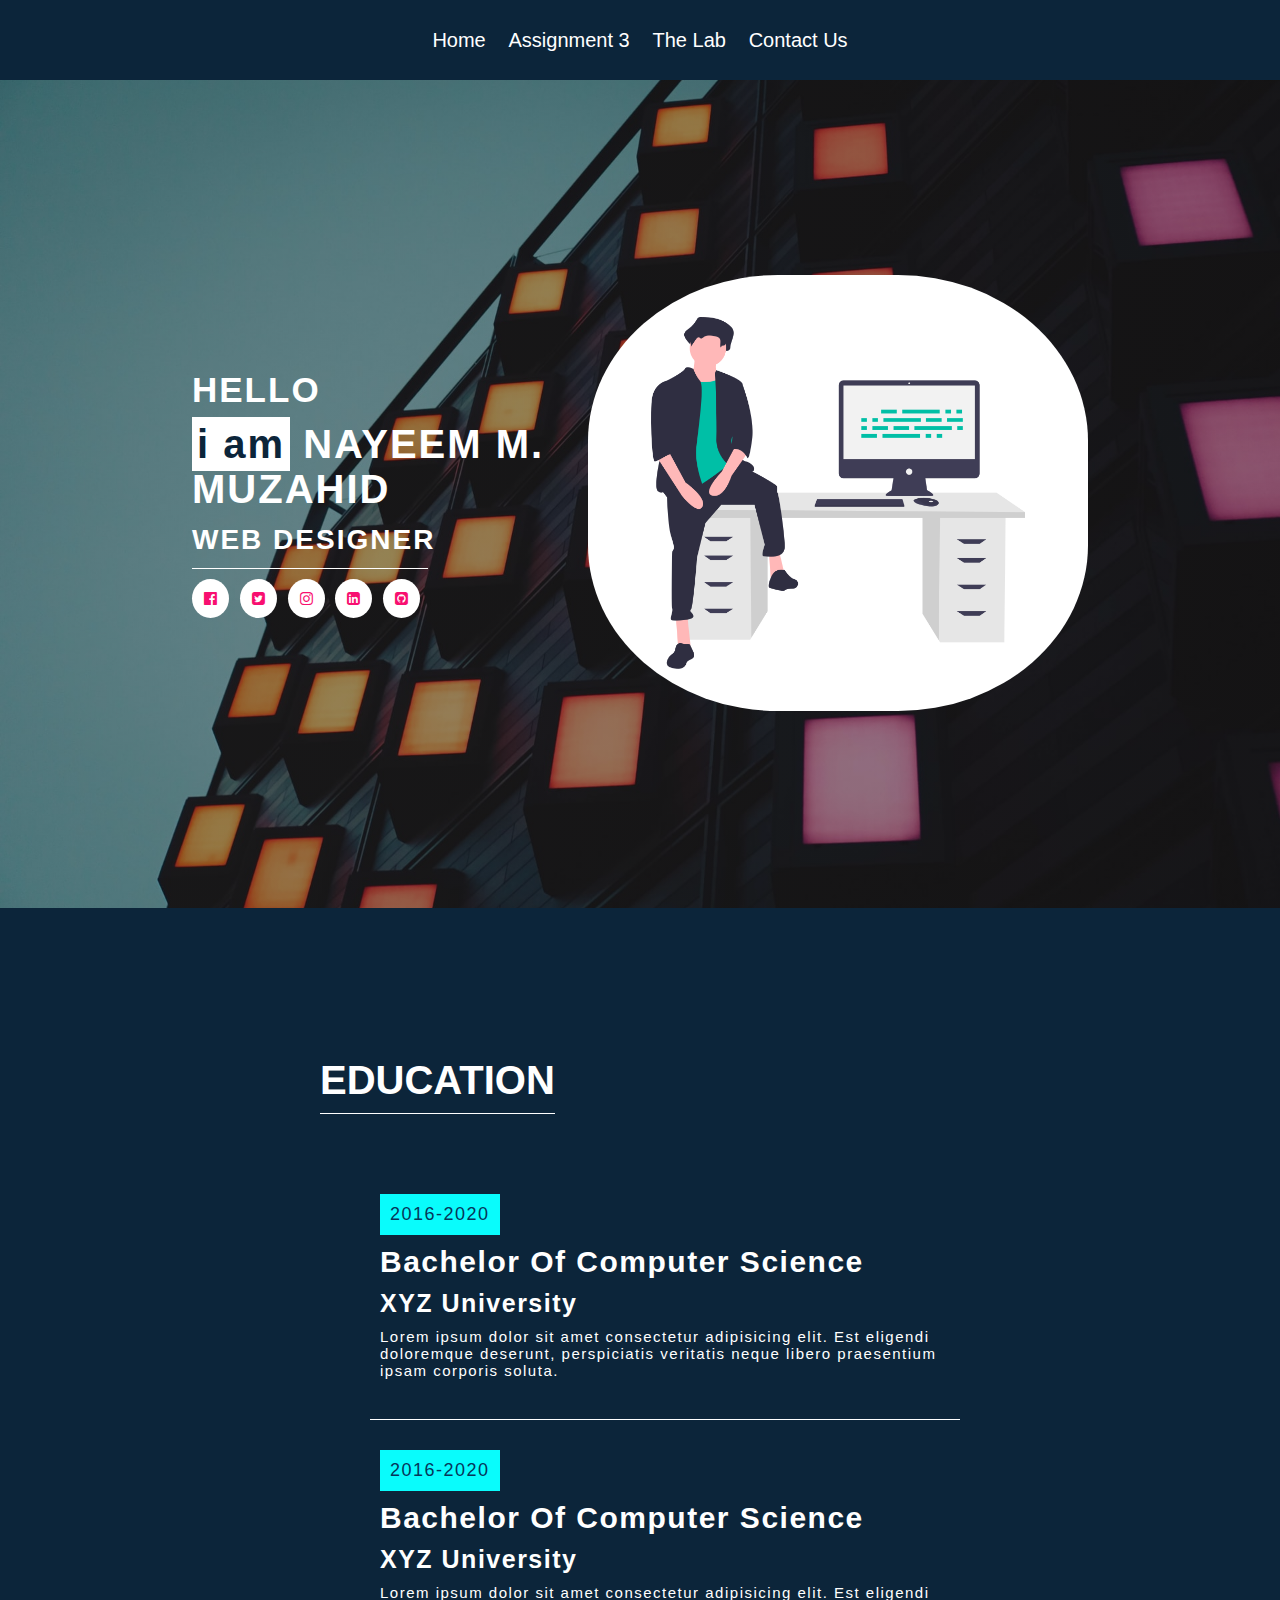
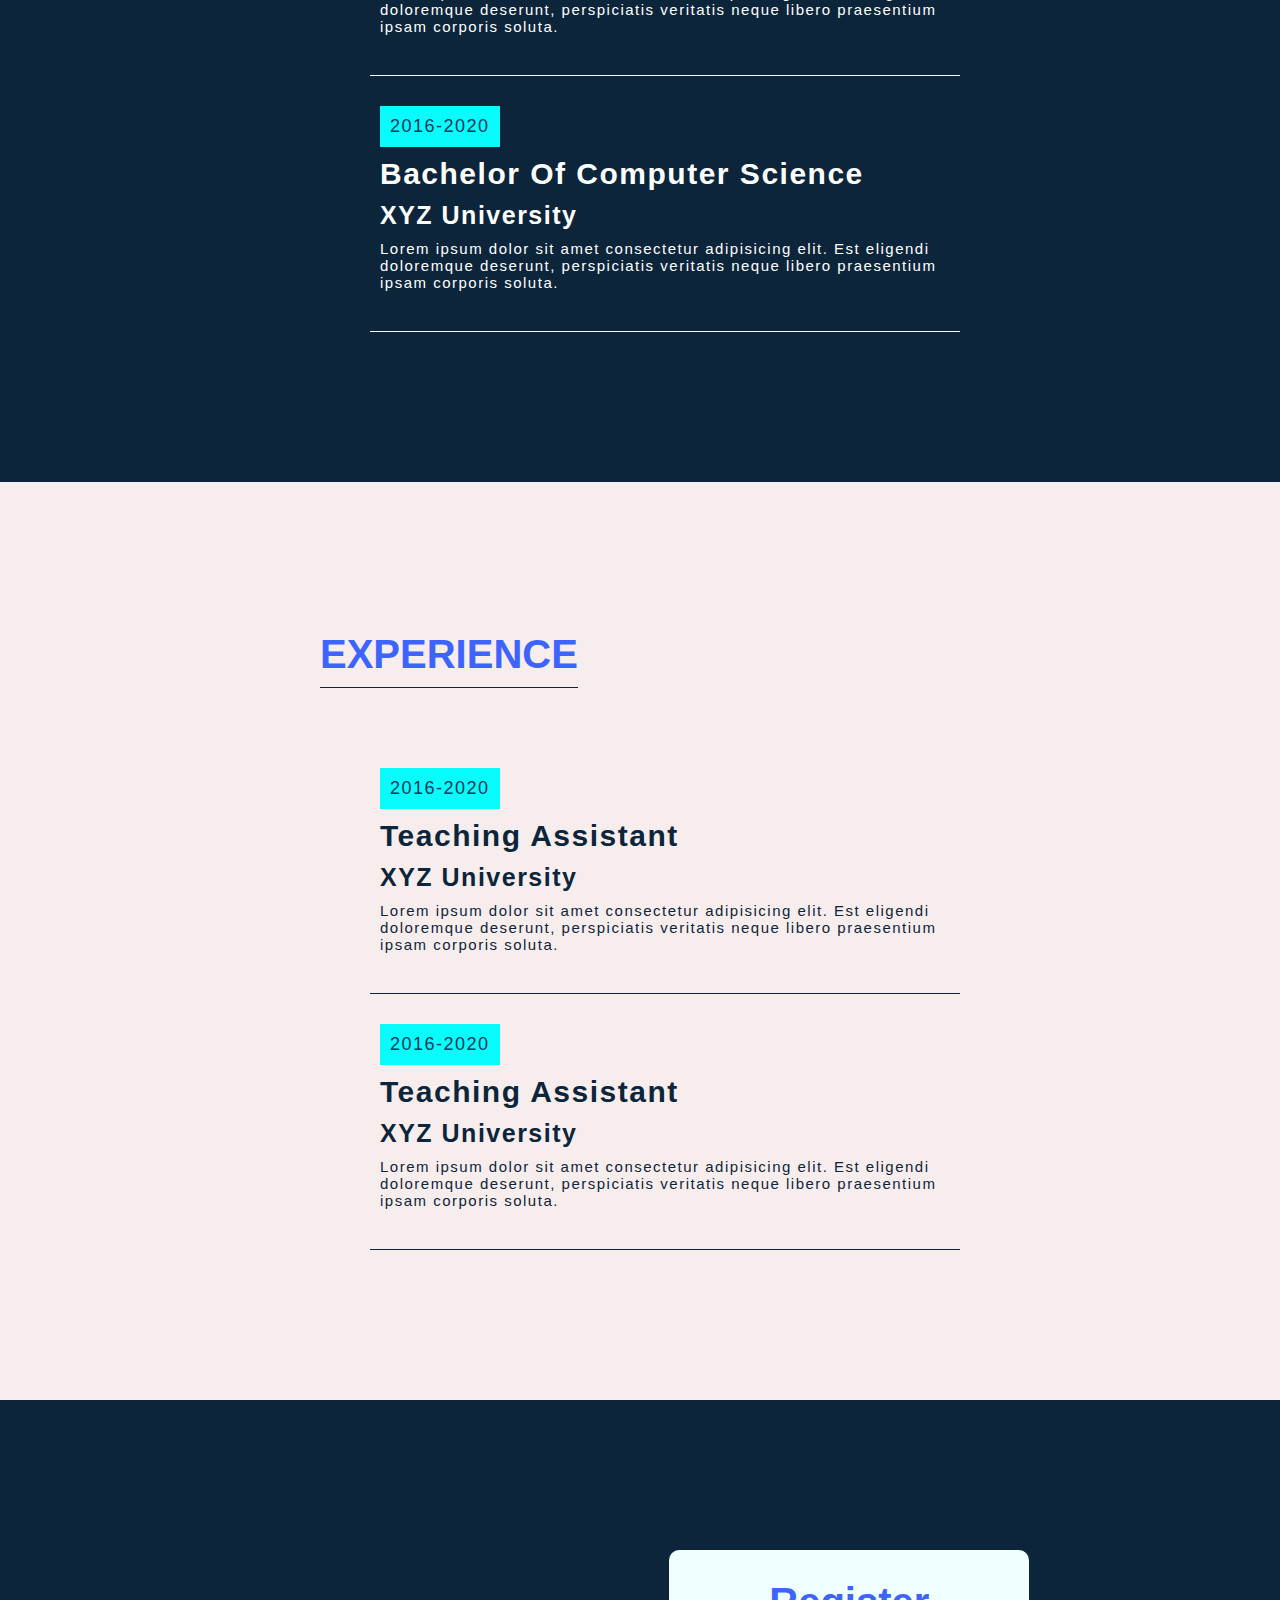
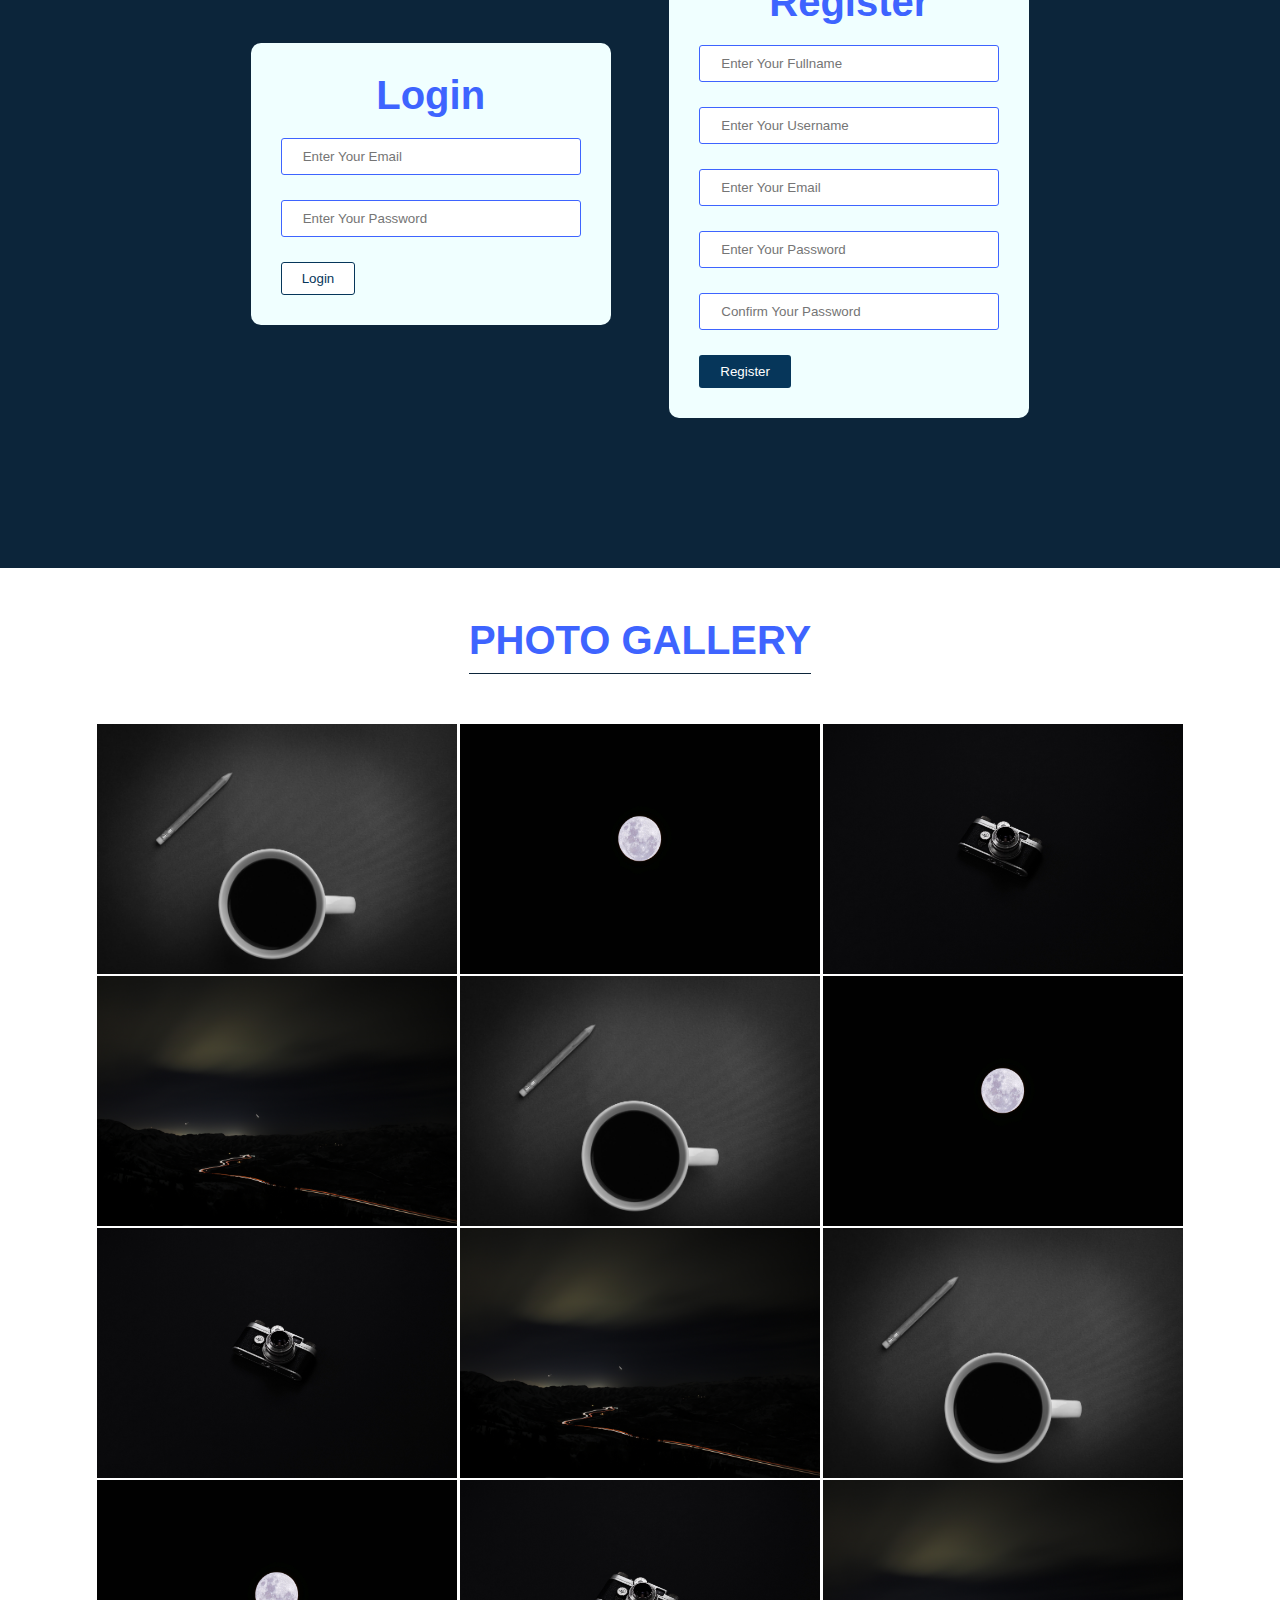
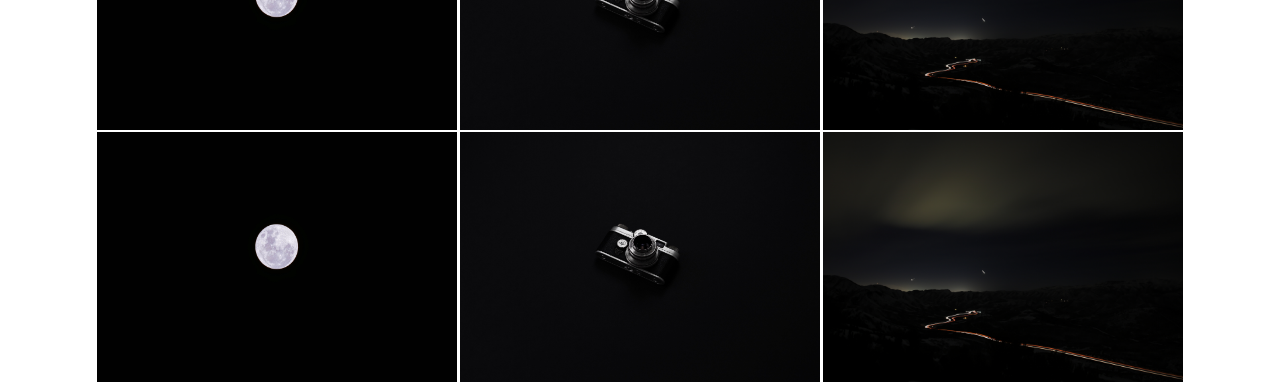
<file: index.html>
<!DOCTYPE html>
<html lang="en">
  <head>
    <meta charset="UTF-8" />
    <meta name="viewport" content="width=device-width, initial-scale=1.0" />
    <title>Assignment</title>
    <link
      rel="stylesheet"
      href="https://stackpath.bootstrapcdn.com/font-awesome/4.7.0/css/font-awesome.min.css"
      integrity="sha384-wvfXpqpZZVQGK6TAh5PVlGOfQNHSoD2xbE+QkPxCAFlNEevoEH3Sl0sibVcOQVnN"
      crossorigin="anonymous"
    />
    <link rel="stylesheet" href="css/style.css" />
  </head>
  <body>
    <nav class="nav">
      <ul class="nav__list">
        <li class="nav__list-item">
          <a class="nav__list-link" href="">Home</a>
        </li>
        <li class="nav__list-item">
          <a class="nav__list-link" href="assignment3.html">Assignment 3</a>
        </li>
        <li class="nav__list-item">
          <a class="nav__list-link" href="thelab.html">The Lab</a>
        </li>
        <li class="nav__list-item">
          <a class="nav__list-link" href="">Contact Us</a>
        </li>
      </ul>
    </nav>
    <header class="header__area">
      <div class="container">
        <div class="info">
          <div class="intro_personal">
            <h3 class="heading heading-tertiary">hello</h3>
            <h1 class="heading heading-primary">
              <span class="heading-primary-mod">i am</span> nayeem m. muzahid
            </h1>
            <h3 class="heading heading-secondary">Web Designer</h3>
            <div class="social">
              <a href="" class="social__link"
                ><i class="fa fa-facebook-official" aria-hidden="true"></i
              ></a>
              <a href="" class="social__link"
                ><i class="fa fa-twitter-square"></i
              ></a>

              <a href="" class="social__link"
                ><i class="fa fa-instagram"></i
              ></a>
              <a href="" class="social__link"
                ><i class="fa fa-linkedin-square" aria-hidden="true"></i
              ></a>
              <a href="" class="social__link"
                ><i class="fa fa-github-square" aria-hidden="true"></i
              ></a>
            </div>
          </div>
          <div class="intro_photo">
            <img src="img/nayeem.png" alt="" class="intro-photo-1" />
          </div>
        </div>
      </div>
    </header>
    <section class="section-education">
      <div class="edu_container">
        <h1 class="edu__header">education</h1>
        <div class="edu_info">
          <p class="edu_time">2016-2020</p>
          <h1 class="edu_degree">bachelor of computer science</h1>
          <h3 class="edu_school">XYZ University</h3>
          <p class="edu_description">
            Lorem ipsum dolor sit amet consectetur adipisicing elit. Est
            eligendi doloremque deserunt, perspiciatis veritatis neque libero
            praesentium ipsam corporis soluta.
          </p>
        </div>
        <div class="edu_info">
          <p class="edu_time">2016-2020</p>
          <h1 class="edu_degree">bachelor of computer science</h1>
          <h3 class="edu_school">XYZ University</h3>
          <p class="edu_description">
            Lorem ipsum dolor sit amet consectetur adipisicing elit. Est
            eligendi doloremque deserunt, perspiciatis veritatis neque libero
            praesentium ipsam corporis soluta.
          </p>
        </div>
        <div class="edu_info">
          <p class="edu_time">2016-2020</p>
          <h1 class="edu_degree">bachelor of computer science</h1>
          <h3 class="edu_school">XYZ University</h3>
          <p class="edu_description">
            Lorem ipsum dolor sit amet consectetur adipisicing elit. Est
            eligendi doloremque deserunt, perspiciatis veritatis neque libero
            praesentium ipsam corporis soluta.
          </p>
        </div>
      </div>
    </section>
    <section class="section-experience">
      <div class="edu_container">
        <h1 class="ux_header">experience</h1>
        <div class="ux_info">
          <p class="ux_time">2016-2020</p>
          <h1 class="ux_degree">teaching assistant</h1>
          <h3 class="ux_school">XYZ University</h3>
          <p class="ux_description">
            Lorem ipsum dolor sit amet consectetur adipisicing elit. Est
            eligendi doloremque deserunt, perspiciatis veritatis neque libero
            praesentium ipsam corporis soluta.
          </p>
        </div>
        <div class="ux_info">
          <p class="ux_time">2016-2020</p>
          <h1 class="ux_degree">teaching assistant</h1>
          <h3 class="ux_school">XYZ University</h3>
          <p class="ux_description">
            Lorem ipsum dolor sit amet consectetur adipisicing elit. Est
            eligendi doloremque deserunt, perspiciatis veritatis neque libero
            praesentium ipsam corporis soluta.
          </p>
        </div>
      </div>
    </section>
    <section class="section-regLog">
      <div class="container">
        <div class="row">
          <div class="login">
            <h2 class="form-title">Login</h2>
            <form action="" class="form">
              <input
                type="text"
                placeholder="Enter Your Email"
                class="form__input"
              />
              <input
                type="password"
                placeholder="Enter Your Password"
                class="form__input"
              />
              <button type="submit" class="btn btn-login">Login</button>
            </form>
          </div>
          <div class="login">
            <h2 class="form-title">Register</h2>
            <form action="" class="form">
              <input
                type="text"
                placeholder="Enter Your Fullname"
                class="form__input"
              />
              <input
                type="text"
                placeholder="Enter Your Username"
                class="form__input"
              />
              <input
                type="text"
                placeholder="Enter Your Email"
                class="form__input"
              />
              <input
                type="password"
                placeholder="Enter Your Password"
                class="form__input"
              />
              <input
                type="password"
                placeholder="Confirm Your Password"
                class="form__input"
              />
              <button type="submit" class="btn btn-reg">Register</button>
            </form>
          </div>
        </div>
      </div>
    </section>
    <section class="section-gallery">
      <div><h1 class="heading-gallery">Photo Gallery</h1></div>
      <img src="img/1.jpg" alt="" />
      <img src="img/2.jpg" alt="" />
      <img src="img/3.jpg" alt="" />
      <img src="img/4.jpg" alt="" />
      <img src="img/1.jpg" alt="" />
      <img src="img/2.jpg" alt="" />
      <img src="img/3.jpg" alt="" />
      <img src="img/4.jpg" alt="" />
      <img src="img/1.jpg" alt="" />
      <img src="img/2.jpg" alt="" />
      <img src="img/3.jpg" alt="" />
      <img src="img/4.jpg" alt="" />
      <img src="img/2.jpg" alt="" />
      <img src="img/3.jpg" alt="" />
      <img src="img/4.jpg" alt="" />
    </section>
  </body>
</html>
</file>
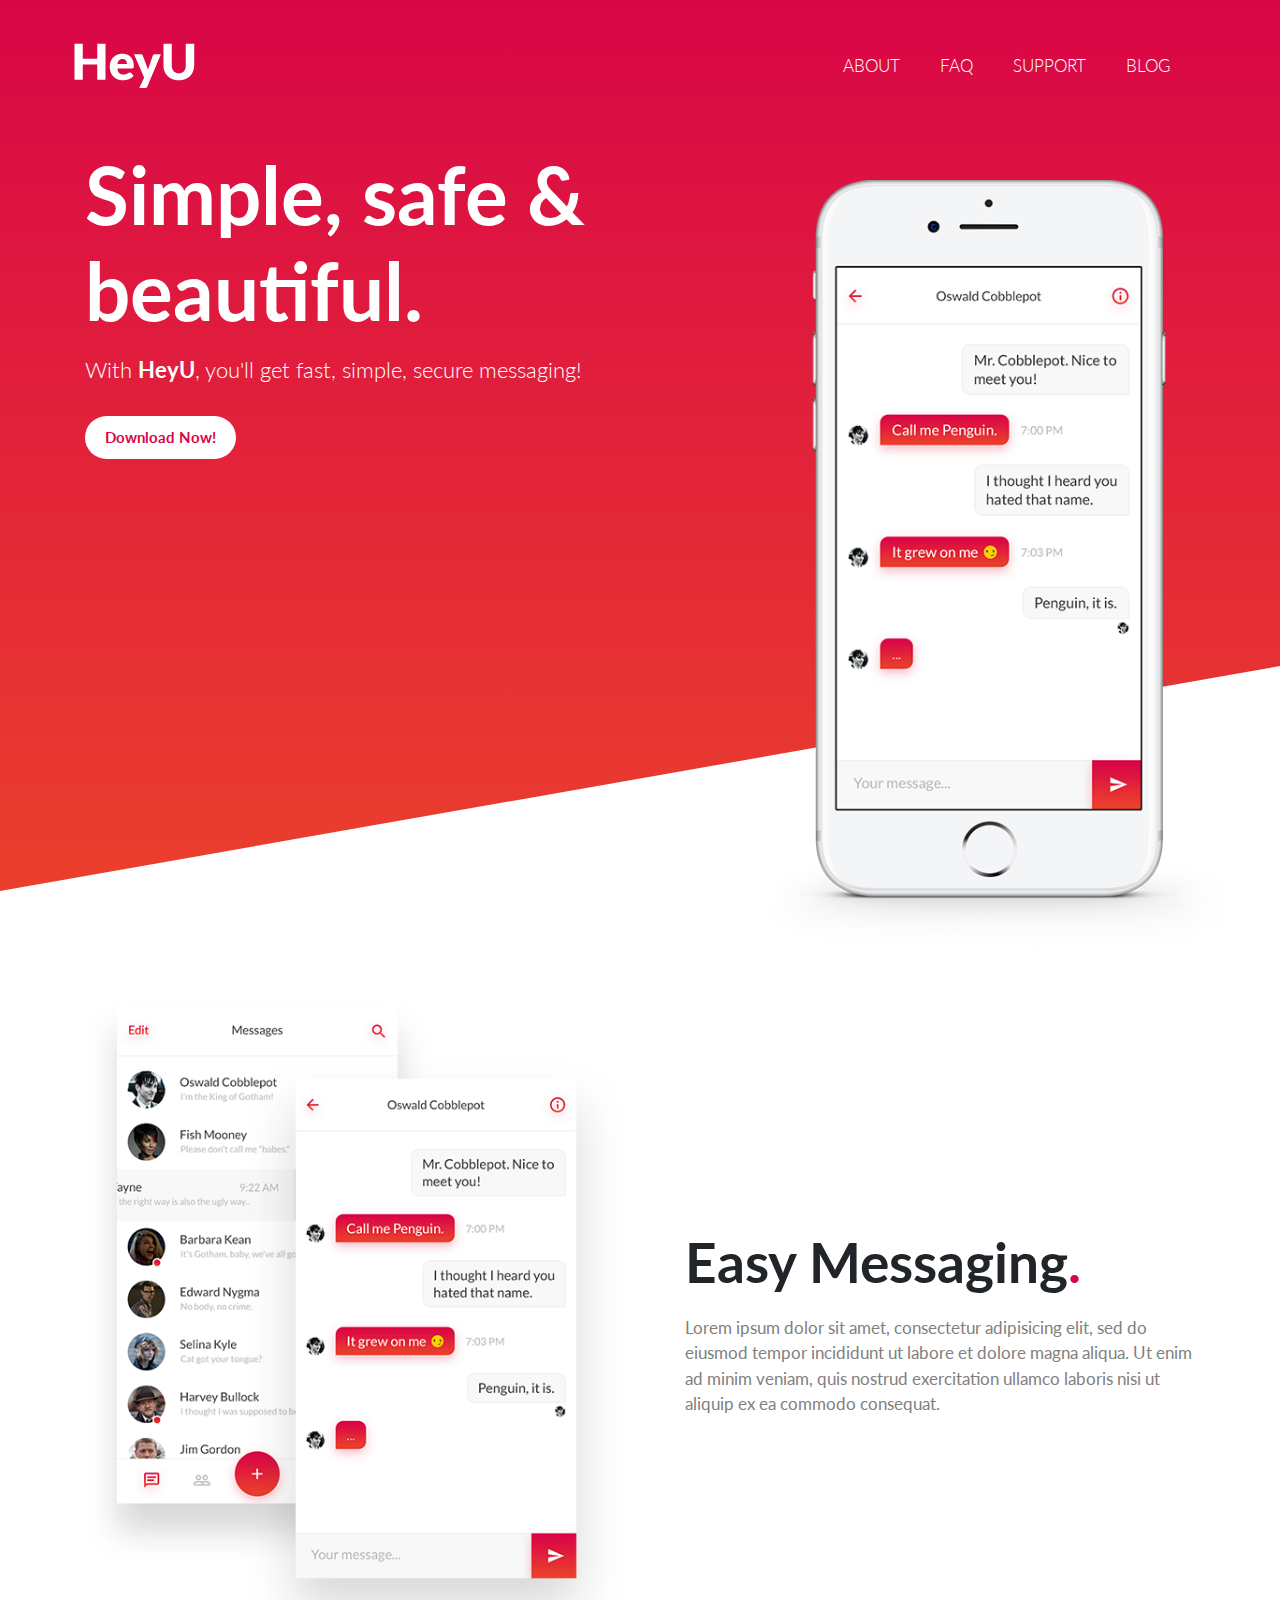
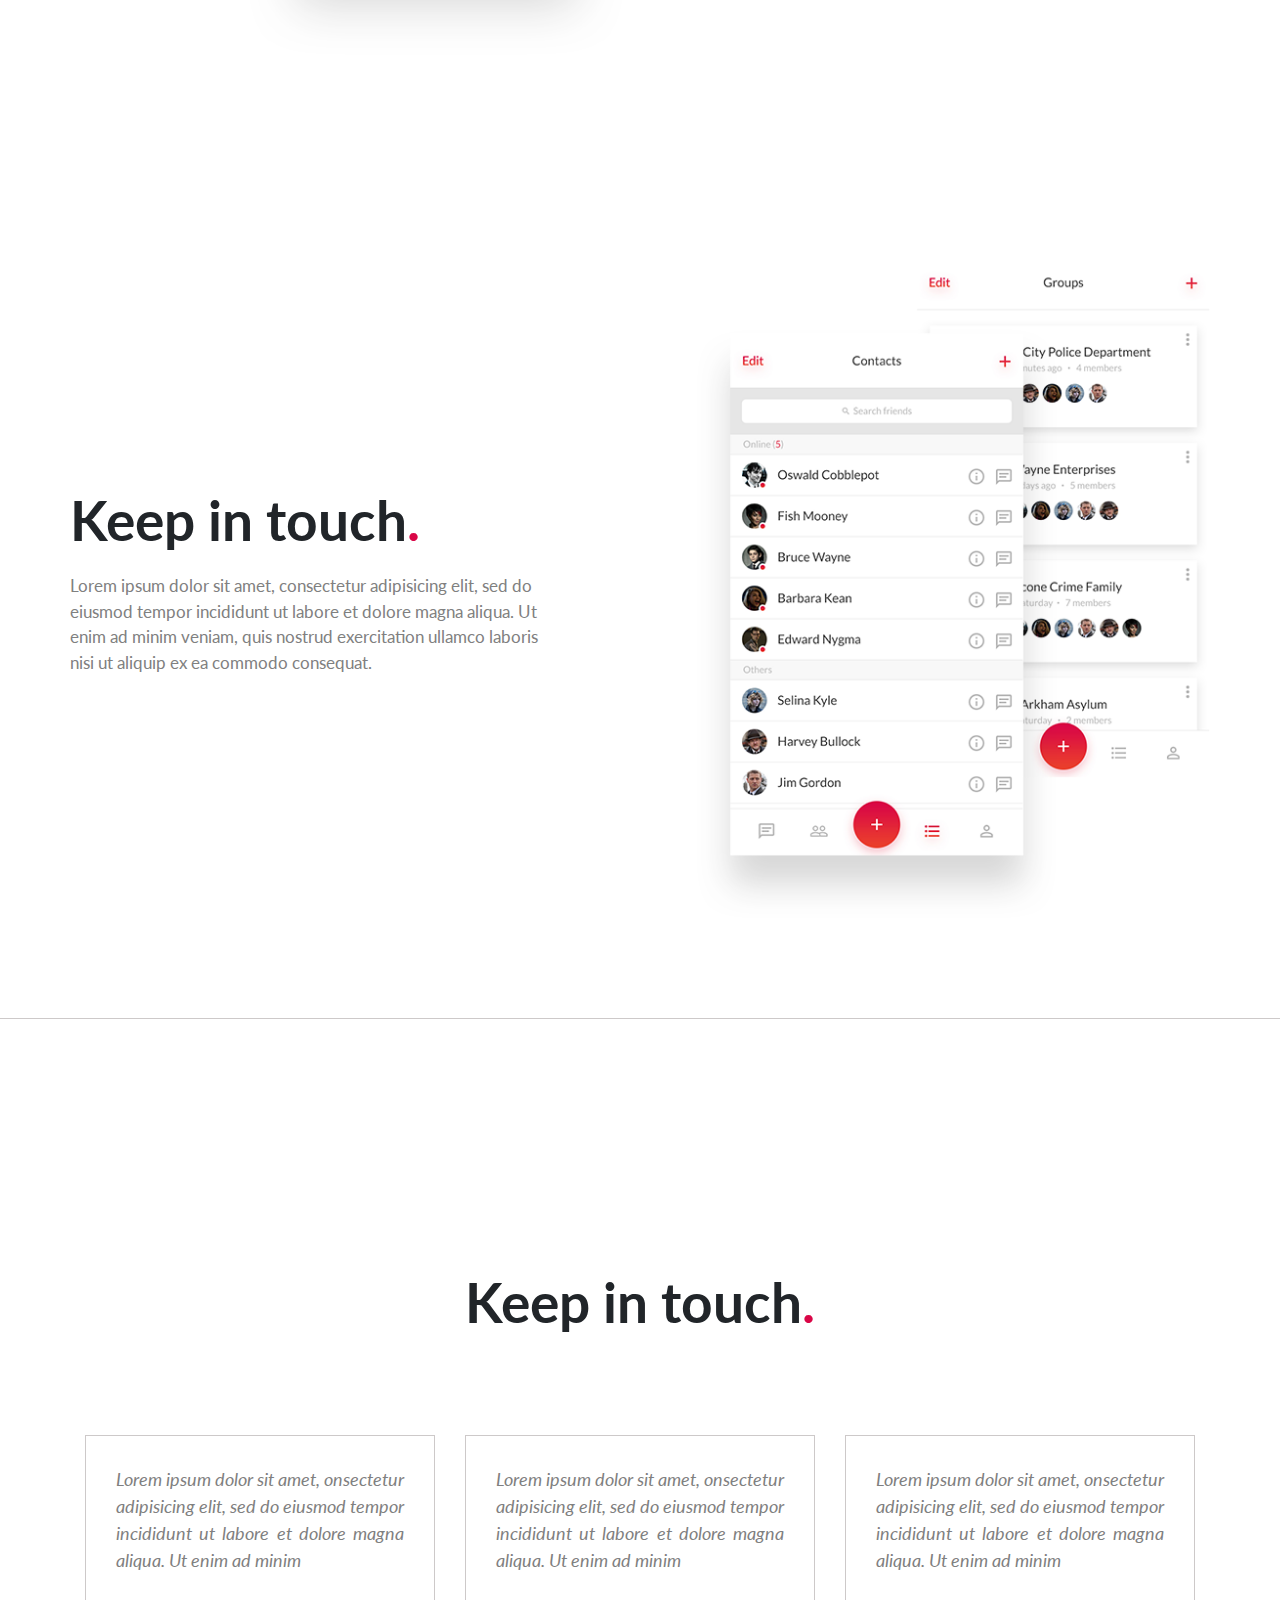
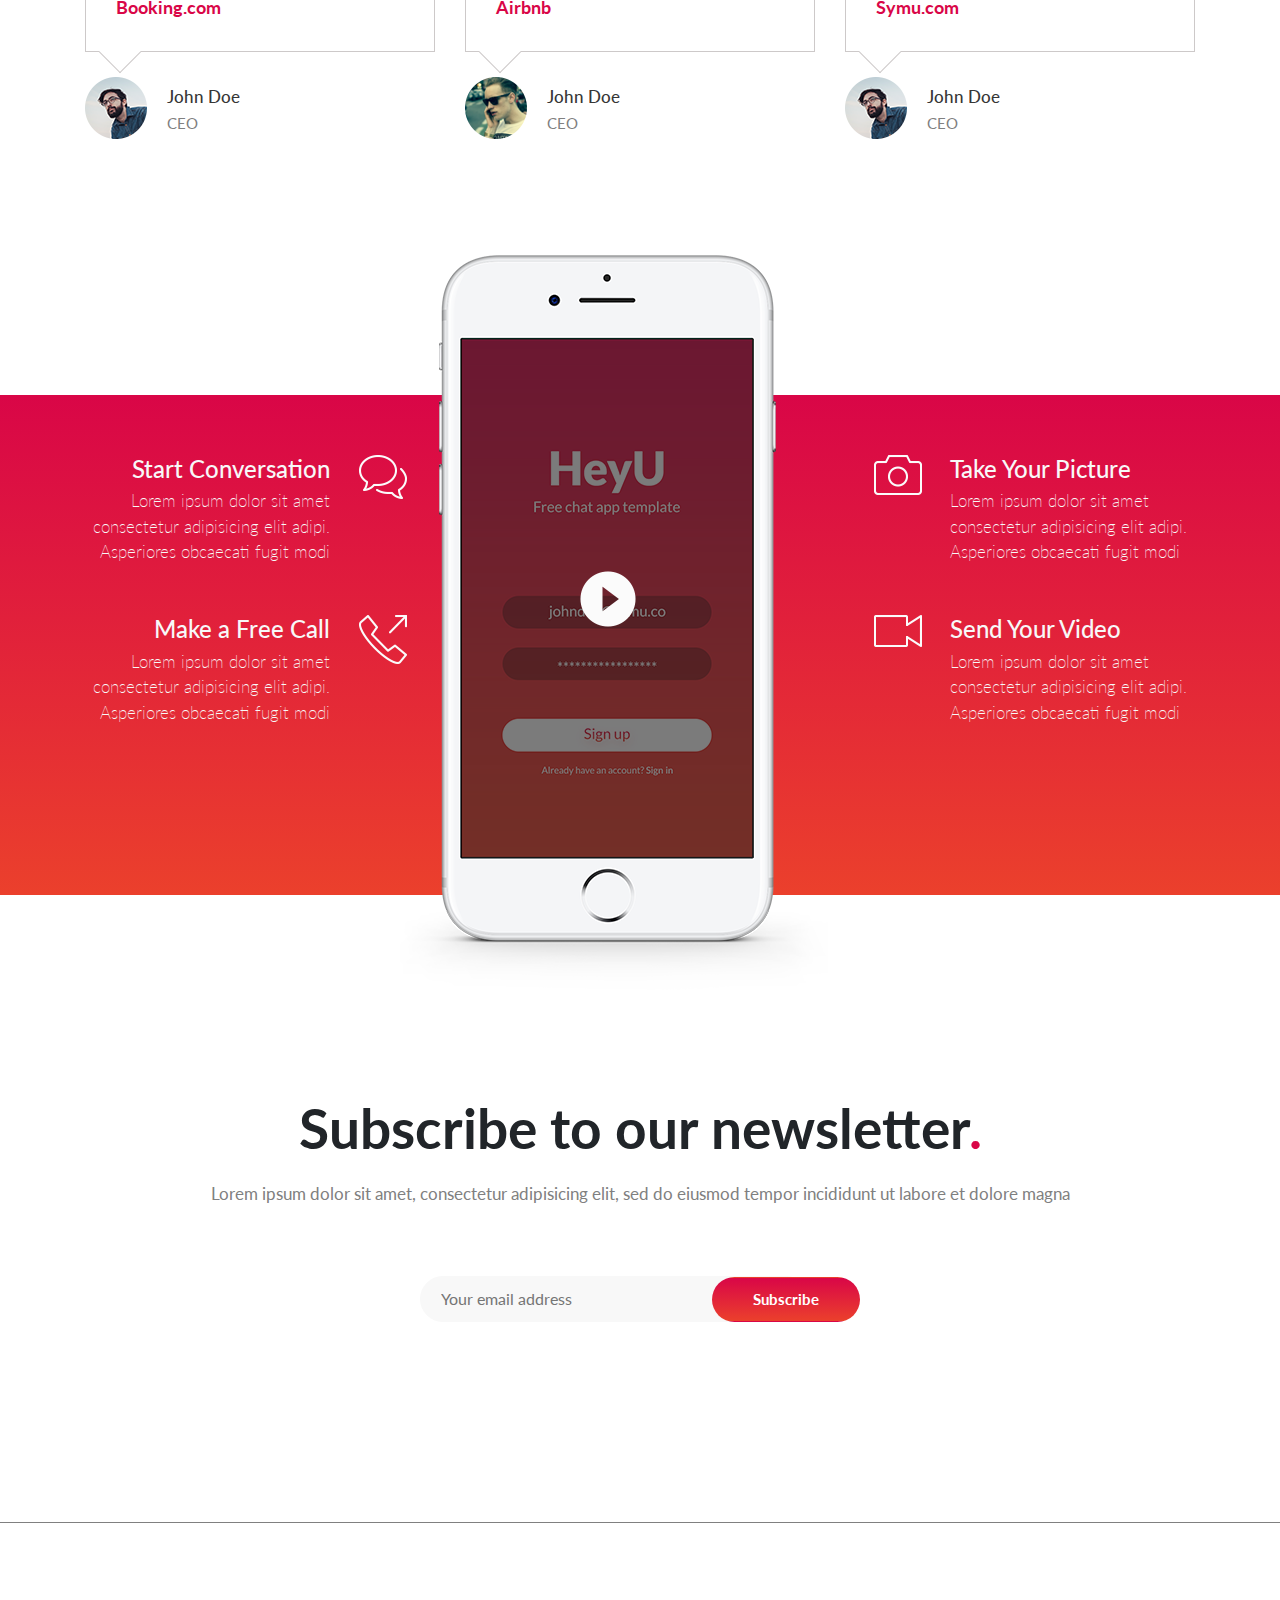
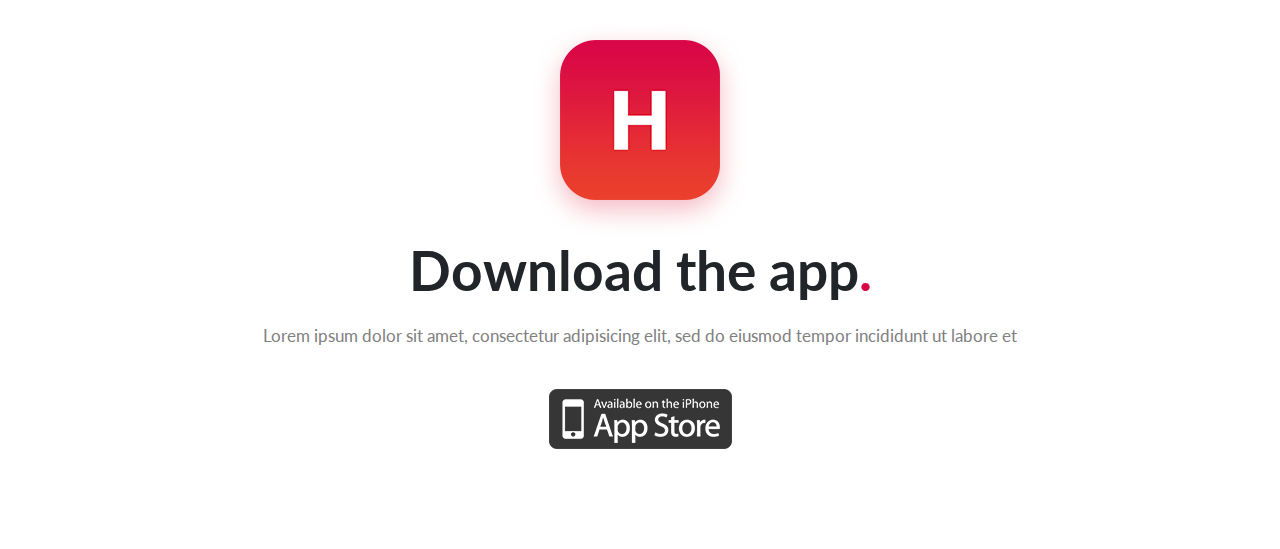
<file: HeyU/index.html>
<!DOCTYPE html>
<html lang="en">
  <head>
    <!-- Required meta tags -->
    <meta charset="utf-8" />
    <meta
      name="viewport"
      content="width=device-width, initial-scale=1, shrink-to-fit=no"
    />

    <!--    Fontawesome CSS-->
    <link
      rel="stylesheet"
      href="https://cdnjs.cloudflare.com/ajax/libs/font-awesome/5.14.0/css/all.min.css"
      integrity="sha512-1PKOgIY59xJ8Co8+NE6FZ+LOAZKjy+KY8iq0G4B3CyeY6wYHN3yt9PW0XpSriVlkMXe40PTKnXrLnZ9+fkDaog=="
      crossorigin="anonymous"
    />

    <!-- Bootstrap CSS -->
    <link
      rel="stylesheet"
      href="https://stackpath.bootstrapcdn.com/bootstrap/4.5.2/css/bootstrap.min.css"
      integrity="sha384-JcKb8q3iqJ61gNV9KGb8thSsNjpSL0n8PARn9HuZOnIxN0hoP+VmmDGMN5t9UJ0Z"
      crossorigin="anonymous"
    />

    <!--    Custom CSS-->
    <link rel="stylesheet" href="css/style.css" />
    <title>HeyU App</title>
  </head>
  <body>
    <!--==================================================-->
    <!--===header section starts here-->
    <!--==================================================-->
    <header class="header-area">
      <div class="nav-container">
        <nav class="navbar navbar-expand-lg navbar-light">
          <a class="navbar-brand" href="#"
            ><img src="img/logo.png" alt="" class="img-fluid img-logo"
          /></a>
          <button
            class="navbar-toggler"
            type="button"
            data-toggle="collapse"
            data-target="#navbarSupportedContent"
            aria-controls="navbarSupportedContent"
            aria-expanded="false"
            aria-label="Toggle navigation"
          >
            <span class="navbar-toggler-icon"></span>
          </button>

          <div class="collapse navbar-collapse" id="navbarSupportedContent">
            <ul class="navbar-nav ml-auto">
              <li class="nav-item active">
                <a class="nav-link" href="#">about</a>
              </li>
              <li class="nav-item active">
                <a class="nav-link" href="#">faq</a>
              </li>
              <li class="nav-item active">
                <a class="nav-link" href="#">support</a>
              </li>
              <li class="nav-item active">
                <a class="nav-link" href="#">blog</a>
              </li>
            </ul>
          </div>
        </nav>
      </div>
      <div class="container">
        <div class="row">
          <div class="col-md-6">
            <div class="hero">
              <h1 class="hero-header hero-header-mod">
                Simple, safe & beautiful.
              </h1>
              <p class="hero-des">
                With <span class="hero-des-mod">HeyU</span>, you'll get fast,
                simple, secure messaging!
              </p>
              <a href="#" class="button button-download btn-link"
                >Download Now!</a
              >
            </div>
          </div>
        </div>
      </div>
    </header>
    <section class="hero-img">
      <img src="img/hero-img.png" alt="" class="img-fluid img-hero" />
    </section>

    <!--==================================================-->
    <!--===header section ends here-->
    <!--==================================================-->
    <!--==================================================-->
    <!--===section easy message starts here-->
    <!--==================================================-->
    <section class="section-easy-msg">
      <div class="container">
        <div class="row">
          <div class="col-md-6">
            <div class="easy-msg-img">
              <img
                src="img/easy-msg.png"
                alt=""
                class="img-fluid img-easy-msg"
              />
            </div>
          </div>
          <div class="col-md-6">
            <div class="easy-msg-info">
              <h1 class="heading-primary">
                Easy Messaging<span class="heading-primary-mod">.</span>
              </h1>
              <p class="easy-msg-des">
                Lorem ipsum dolor sit amet, consectetur adipisicing elit, sed do
                eiusmod tempor incididunt ut labore et dolore magna aliqua. Ut
                enim ad minim veniam, quis nostrud exercitation ullamco laboris
                nisi ut aliquip ex ea commodo consequat.
              </p>
            </div>
          </div>
        </div>
      </div>
    </section>

    <!--==================================================-->
    <!--===section easy message ends here-->
    <!--==================================================-->
    <!--==================================================-->
    <!--===section keep in touch starts here-->
    <!--==================================================-->
    <section class="section-keepInTouch">
      <div class="container">
        <div class="row">
          <div class="keepintouch">
            <div class="kit-info">
              <h1 class="heading-primary">
                Keep in touch<span class="heading-primary-mod">.</span>
              </h1>
              <p class="easy-msg-des keepintouch-des">
                Lorem ipsum dolor sit amet, consectetur adipisicing elit, sed do
                eiusmod tempor incididunt ut labore et dolore magna aliqua. Ut
                enim ad minim veniam, quis nostrud exercitation ullamco laboris
                nisi ut aliquip ex ea commodo consequat.
              </p>
            </div>
            <div class="kit-img">
              <img
                src="img/keep-in-touch.png"
                alt=""
                class="img-fluid img-kit"
              />
            </div>
          </div>
        </div>
      </div>
    </section>

    <!--==================================================-->
    <!--===section keep in touch ends here-->
    <!--==================================================-->
    <!--==================================================-->
    <!--===section what people say starts here-->
    <!--==================================================-->
    <section class="section-people-say">
      <div class="container">
        <div class="row">
          <div class="col-md-12">
            <div class="people-say-header">
              <h1 class="heading-primary">
                Keep in touch<span class="heading-primary-mod">.</span>
              </h1>
            </div>
          </div>
        </div>
        <div class="row">
          <div class="col-md-4">
            <div class="qoute qoute-1">
              <div class="qoute-1-wrap">
                <div class="qoute-info">
                  <p class="qoute-des">
                    Lorem ipsum dolor sit amet, onsectetur adipisicing elit, sed
                    do eiusmod tempor incididunt ut labore et dolore magna
                    aliqua. Ut enim ad minim
                  </p>
                  <a href="#" class="qoute-client-company">Booking.com</a>
                </div>
              </div>
              <div class="qoute-person">
                <img
                  src="img/john-doe-1.png"
                  alt=""
                  class="img-fluid img-qoute-person"
                />
                <div class="qoute-person-info">
                  <h4 class="qoute-person-name">John Doe</h4>
                  <p class="qoute-person-designation">CEO</p>
                </div>
              </div>
            </div>
          </div>
          <div class="col-md-4">
            <div class="qoute qoute-1">
              <div class="qoute-1-wrap">
                <div class="qoute-info">
                  <p class="qoute-des">
                    Lorem ipsum dolor sit amet, onsectetur adipisicing elit, sed
                    do eiusmod tempor incididunt ut labore et dolore magna
                    aliqua. Ut enim ad minim
                  </p>
                  <a href="#" class="qoute-client-company">Airbnb</a>
                </div>
              </div>
              <div class="qoute-person">
                <img
                  src="img/john-doe-2.png"
                  alt=""
                  class="img-fluid img-qoute-person"
                />
                <div class="qoute-person-info">
                  <h4 class="qoute-person-name">John Doe</h4>
                  <p class="qoute-person-designation">CEO</p>
                </div>
              </div>
            </div>
          </div>
          <div class="col-md-4">
            <div class="qoute qoute-1">
              <div class="qoute-1-wrap">
                <div class="qoute-info">
                  <p class="qoute-des">
                    Lorem ipsum dolor sit amet, onsectetur adipisicing elit, sed
                    do eiusmod tempor incididunt ut labore et dolore magna
                    aliqua. Ut enim ad minim
                  </p>
                  <a href="#" class="qoute-client-company">Symu.com</a>
                </div>
              </div>
              <div class="qoute-person">
                <img
                  src="img/john-doe-1.png"
                  alt=""
                  class="img-fluid img-qoute-person"
                />
                <div class="qoute-person-info">
                  <h4 class="qoute-person-name">John Doe</h4>
                  <p class="qoute-person-designation">CEO</p>
                </div>
              </div>
            </div>
          </div>
        </div>
      </div>
    </section>

    <!--==================================================-->
    <!--===section what people say ends here-->
    <!--==================================================-->
    <!--===section app features starts here-->
    <!--==================================================-->
    <section class="section-app-feature">
      <!-- <div class="container">
        <div class="row">
            <div class="col-md-6">
                <div class="feature">
                    <div class="row">
                        
                        <div class="col-md-8">
                            <div class="feature-info">
                                <h3 class="feature-header">Start Conversation</h3>
                                <p class="feature-des">Lorem ipsum dolor sit amet, consectetur adipisicing elit, sed do
                                    eiusmod
                                    tempor incididunt ut </p>
                            </div>
                        </div>
                        <div class="col-md-4">
                            <div class="feature-img">
                                <img src="img/start-conversation.png" alt="" class="img-fluid img-feature-icon">
                            </div>
                        </div>

                    </div>
                </div>
            </div>

            <div class="col-md-6">
                <div class="feature">
                    <div class="row">
                        <div class="col-md-4">
                            <div class="feature-img-mod">
                                <img src="img/video-call.png" alt="" class="img-fluid img-feature-icon">
                            </div>
                        </div>
                        <div class="col-md-8">
                            <div class="feature-info feature-info-mod">
                                <h3 class="feature-header">Send your video</h3>
                                <p class="feature-des">Lorem ipsum dolor sit amet, consectetur adipisicing elit, sed do
                                    eiusmod
                                    tempor incididunt ut </p>
                            </div>
                        </div>

                    </div>
                </div>
            </div>
        </div>
        <div class="row row-feature">
            <div class="col-md-6">
                <div class="feature">
                    <div class="row">
                        <div class="col-md-4">
                            <div class="feature-img">
                                <img src="img/make-free-call.png" alt="" class="img-fluid img-feature-icon">
                            </div>
                        </div>
                        <div class="col-md-8">
                            <div class="feature-info">
                                <h3 class="feature-header">Make a free call</h3>
                                <p class="feature-des">Lorem ipsum dolor sit amet, consectetur adipisicing elit, sed do
                                    eiusmod
                                    tempor incididunt ut </p>
                            </div>
                        </div>

                    </div>
                </div>
            </div>
            <div class="col-md-6">
                <div class="feature">
                    <div class="row">
                        <div class="col-md-4">
                            <div class="feature-img-mod">
                                <img src="img/take-a-photo.png" alt="" class="img-fluid img-feature-icon">
                            </div>
                        </div>
                        <div class="col-md-8">
                            <div class="feature-info feature-info-mod">
                                <h3 class="feature-header">Take a picture</h3>
                                <p class="feature-des">Lorem ipsum dolor sit amet, consectetur adipisicing elit, sed do
                                    eiusmod
                                    tempor incididunt ut </p>
                            </div>
                        </div>


                    </div>
                </div>
            </div>
        </div>

    </div> -->
      <div class="container">
        <div class="row">
          <div class="col-lg-4 col-xl-4 col-md-4">
            <div class="row">
              <div class="col-12 app-feature">
                <div class="feature-1">
                  <div class="feature-1-desc">
                    <h3 class="feature-header">Start Conversation</h3>
                    <p class="feature-1-text">
                      Lorem ipsum dolor sit amet consectetur adipisicing elit
                      adipi. Asperiores obcaecati fugit modi
                    </p>
                  </div>
                  <div class="feature-1-img">
                    <img src="img/start-conversation.png" alt="" />
                  </div>
                </div>
                <div class="feature-1 feature-2">
                  <div class="feature-1-desc">
                    <h3 class="feature-header">Make a Free Call</h3>
                    <p class="feature-1-text">
                      Lorem ipsum dolor sit amet consectetur adipisicing elit
                      adipi. Asperiores obcaecati fugit modi
                    </p>
                  </div>
                  <div class="feature-1-img">
                    <img src="img/make-free-call.png" alt="" />
                  </div>
                </div>
              </div>
            </div>
          </div>
          <div class="col-lg-4 col-xl-4 col-md-4">
            <div class="feature-img">
              <img src="img/app-feature.png" alt="" class="" />
            </div>
          </div>
          <div class="col-lg-4 col-xl-4 col-md-4">
            <div class="row">
              <div class="col-12 app-feature">
                <div class="feature-1">
                  <div class="feature-1-img">
                    <img src="img/take-a-photo.png" alt="" />
                  </div>
                  <div class="feature-1-desc feature-3">
                    <h3 class="feature-header">Take Your Picture</h3>
                    <p class="feature-1-text">
                      Lorem ipsum dolor sit amet consectetur adipisicing elit
                      adipi. Asperiores obcaecati fugit modi
                    </p>
                  </div>
                </div>
                <div class="feature-1 feature-2">
                  <div class="feature-1-img">
                    <img src="img/video-call.png" alt="" />
                  </div>
                  <div class="feature-1-desc feature-3">
                    <h3 class="feature-header">Send Your Video</h3>
                    <p class="feature-1-text">
                      Lorem ipsum dolor sit amet consectetur adipisicing elit
                      adipi. Asperiores obcaecati fugit modi
                    </p>
                  </div>
                </div>
              </div>
            </div>
          </div>
        </div>
      </div>
    </section>
    <section class="section-app-feature-2">
      <!-- <div class="container">
        <div class="row">
            <div class="col-md-6">
                <div class="feature">
                    <div class="row">
                        
                        <div class="col-md-8">
                            <div class="feature-info">
                                <h3 class="feature-header">Start Conversation</h3>
                                <p class="feature-des">Lorem ipsum dolor sit amet, consectetur adipisicing elit, sed do
                                    eiusmod
                                    tempor incididunt ut </p>
                            </div>
                        </div>
                        <div class="col-md-4">
                            <div class="feature-img">
                                <img src="img/start-conversation.png" alt="" class="img-fluid img-feature-icon">
                            </div>
                        </div>

                    </div>
                </div>
            </div>

            <div class="col-md-6">
                <div class="feature">
                    <div class="row">
                        <div class="col-md-4">
                            <div class="feature-img-mod">
                                <img src="img/video-call.png" alt="" class="img-fluid img-feature-icon">
                            </div>
                        </div>
                        <div class="col-md-8">
                            <div class="feature-info feature-info-mod">
                                <h3 class="feature-header">Send your video</h3>
                                <p class="feature-des">Lorem ipsum dolor sit amet, consectetur adipisicing elit, sed do
                                    eiusmod
                                    tempor incididunt ut </p>
                            </div>
                        </div>

                    </div>
                </div>
            </div>
        </div>
        <div class="row row-feature">
            <div class="col-md-6">
                <div class="feature">
                    <div class="row">
                        <div class="col-md-4">
                            <div class="feature-img">
                                <img src="img/make-free-call.png" alt="" class="img-fluid img-feature-icon">
                            </div>
                        </div>
                        <div class="col-md-8">
                            <div class="feature-info">
                                <h3 class="feature-header">Make a free call</h3>
                                <p class="feature-des">Lorem ipsum dolor sit amet, consectetur adipisicing elit, sed do
                                    eiusmod
                                    tempor incididunt ut </p>
                            </div>
                        </div>

                    </div>
                </div>
            </div>
            <div class="col-md-6">
                <div class="feature">
                    <div class="row">
                        <div class="col-md-4">
                            <div class="feature-img-mod">
                                <img src="img/take-a-photo.png" alt="" class="img-fluid img-feature-icon">
                            </div>
                        </div>
                        <div class="col-md-8">
                            <div class="feature-info feature-info-mod">
                                <h3 class="feature-header">Take a picture</h3>
                                <p class="feature-des">Lorem ipsum dolor sit amet, consectetur adipisicing elit, sed do
                                    eiusmod
                                    tempor incididunt ut </p>
                            </div>
                        </div>


                    </div>
                </div>
            </div>
        </div>

    </div> -->
      <div class="container">
        <div class="row">
          <div class="col-lg-4 col-xl-4 col-md-4">
            <div class="row">
              <div class="col-12 app-feature app-feature-2">
                <div class="feature-1">
                  <div class="feature-1-desc">
                    <h3 class="feature-header">Start Conversation</h3>
                    <p class="feature-1-text">
                      Lorem ipsum dolor sit amet consectetur adipisicing elit
                      adipi. Asperiores obcaecati fugit modi
                    </p>
                  </div>
                  <div class="feature-1-img">
                    <img src="img/start-conversation.png" alt="" />
                  </div>
                </div>
                <div class="feature-1 feature-2">
                  <div class="feature-1-desc">
                    <h3 class="feature-header">Make a Free Call</h3>
                    <p class="feature-1-text">
                      Lorem ipsum dolor sit amet consectetur adipisicing elit
                      adipi. Asperiores obcaecati fugit modi
                    </p>
                  </div>
                  <div class="feature-1-img">
                    <img src="img/make-free-call.png" alt="" />
                  </div>
                </div>
              </div>
            </div>
          </div>
          <div class="col-lg-4 col-xl-4 col-md-4">
            <div class="feature-img-1">
              <img
                src="img/app-feature.png"
                alt=""
                class="img-fluid feature-img-2"
              />
            </div>
          </div>
          <div class="col-lg-4 col-xl-4 col-md-4">
            <div class="row">
              <div class="col-12 app-feature app-feature-2">
                <div class="feature-4">
                  <div class="feature-1-img">
                    <img src="img/take-a-photo.png" alt="" />
                  </div>
                  <div class="feature-1-desc feature-3">
                    <h3 class="feature-header">Take Your Picture</h3>
                    <p class="feature-1-text">
                      Lorem ipsum dolor sit amet consectetur adipisicing elit
                      adipi. Asperiores obcaecati fugit modi
                    </p>
                  </div>
                </div>
                <div class="feature-4 feature-2">
                  <div class="feature-1-img">
                    <img src="img/video-call.png" alt="" />
                  </div>
                  <div class="feature-1-desc feature-3">
                    <h3 class="feature-header">Send Your Video</h3>
                    <p class="feature-1-text">
                      Lorem ipsum dolor sit amet consectetur adipisicing elit
                      adipi. Asperiores obcaecati fugit modi
                    </p>
                  </div>
                </div>
              </div>
            </div>
          </div>
        </div>
      </div>
    </section>

    <!--==================================================-->
    <!--===section app features ends here-->
    <!--==================================================-->
    <!--==================================================-->
    <!--===section newsletter starts here-->
    <!--==================================================-->
    <section class="section-newsletter">
      <div class="container">
        <div class="row">
          <div class="col-md-12">
            <div class="newsletter">
              <div class="newsletter-header text-center">
                <h1 class="heading-primary">
                  Subscribe to our newsletter<span class="heading-primary-mod"
                    >.</span
                  >
                </h1>
                <p class="easy-msg-des newsletter-des">
                  Lorem ipsum dolor sit amet, consectetur adipisicing elit, sed
                  do eiusmod tempor incididunt ut labore et dolore magna
                </p>
              </div>

              <div class="form-area text-center">
                <form action="#" class="form">
                  <input
                    type="text"
                    class="form-input"
                    placeholder="Your email address"
                  />
                  <input
                    type="submit"
                    class="button button-submit"
                    value="Subscribe"
                  />
                </form>
              </div>
            </div>
          </div>
        </div>
      </div>
    </section>

    <!--==================================================-->
    <!--===section newsletter ends here-->
    <!--==================================================-->
    <!--==================================================-->
    <!--===section footer starts here-->
    <!--==================================================-->
    <footer class="footer-area">
      <div class="container">
        <div class="row">
          <div class="col-md-12">
            <div class="footer text-center">
              <img
                src="img/app-icon.png"
                alt=""
                class="img-fluid img-app-icon"
              />
              <h1 class="heading-primary">
                Download the app<span class="heading-primary-mod">.</span>
              </h1>
              <p class="easy-msg-des newsletter-des">
                Lorem ipsum dolor sit amet, consectetur adipisicing elit, sed do
                eiusmod tempor incididunt ut labore et
              </p>
              <img
                src="img/app-store.png"
                alt=""
                class="img-fluid img-app-store"
              />
            </div>
          </div>
        </div>
      </div>
    </footer>

    <!--==================================================-->
    <!--===section footer ends here-->
    <!--==================================================-->

    <!-- Optional JavaScript -->
    <!-- jQuery first, then Popper.js, then Bootstrap JS -->
    <script
      src="https://code.jquery.com/jquery-3.5.1.slim.min.js"
      integrity="sha384-DfXdz2htPH0lsSSs5nCTpuj/zy4C+OGpamoFVy38MVBnE+IbbVYUew+OrCXaRkfj"
      crossorigin="anonymous"
    ></script>
    <script
      src="https://cdn.jsdelivr.net/npm/popper.js@1.16.1/dist/umd/popper.min.js"
      integrity="sha384-9/reFTGAW83EW2RDu2S0VKaIzap3H66lZH81PoYlFhbGU+6BZp6G7niu735Sk7lN"
      crossorigin="anonymous"
    ></script>
    <script
      src="https://stackpath.bootstrapcdn.com/bootstrap/4.5.2/js/bootstrap.min.js"
      integrity="sha384-B4gt1jrGC7Jh4AgTPSdUtOBvfO8shuf57BaghqFfPlYxofvL8/KUEfYiJOMMV+rV"
      crossorigin="anonymous"
    ></script>
    <script>
      console.log("");
    </script>
  </body>
</html>
</file>
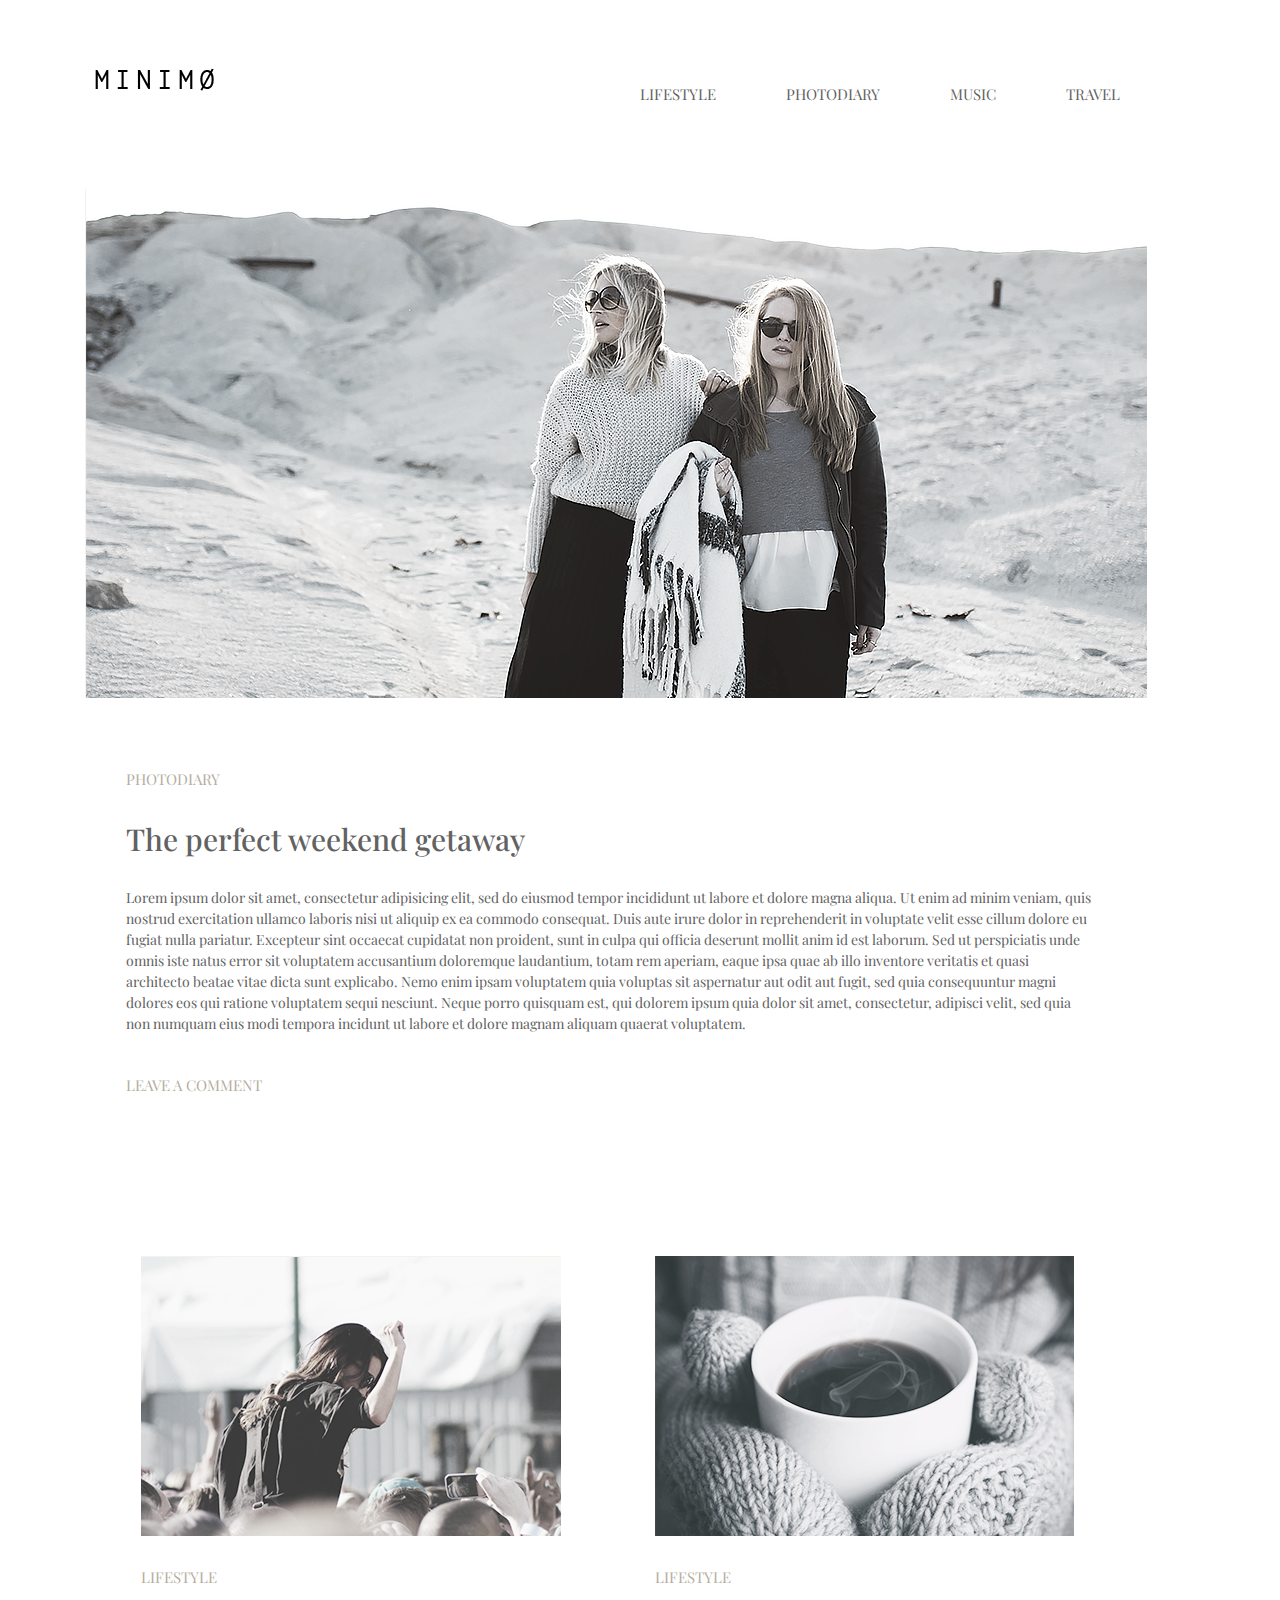
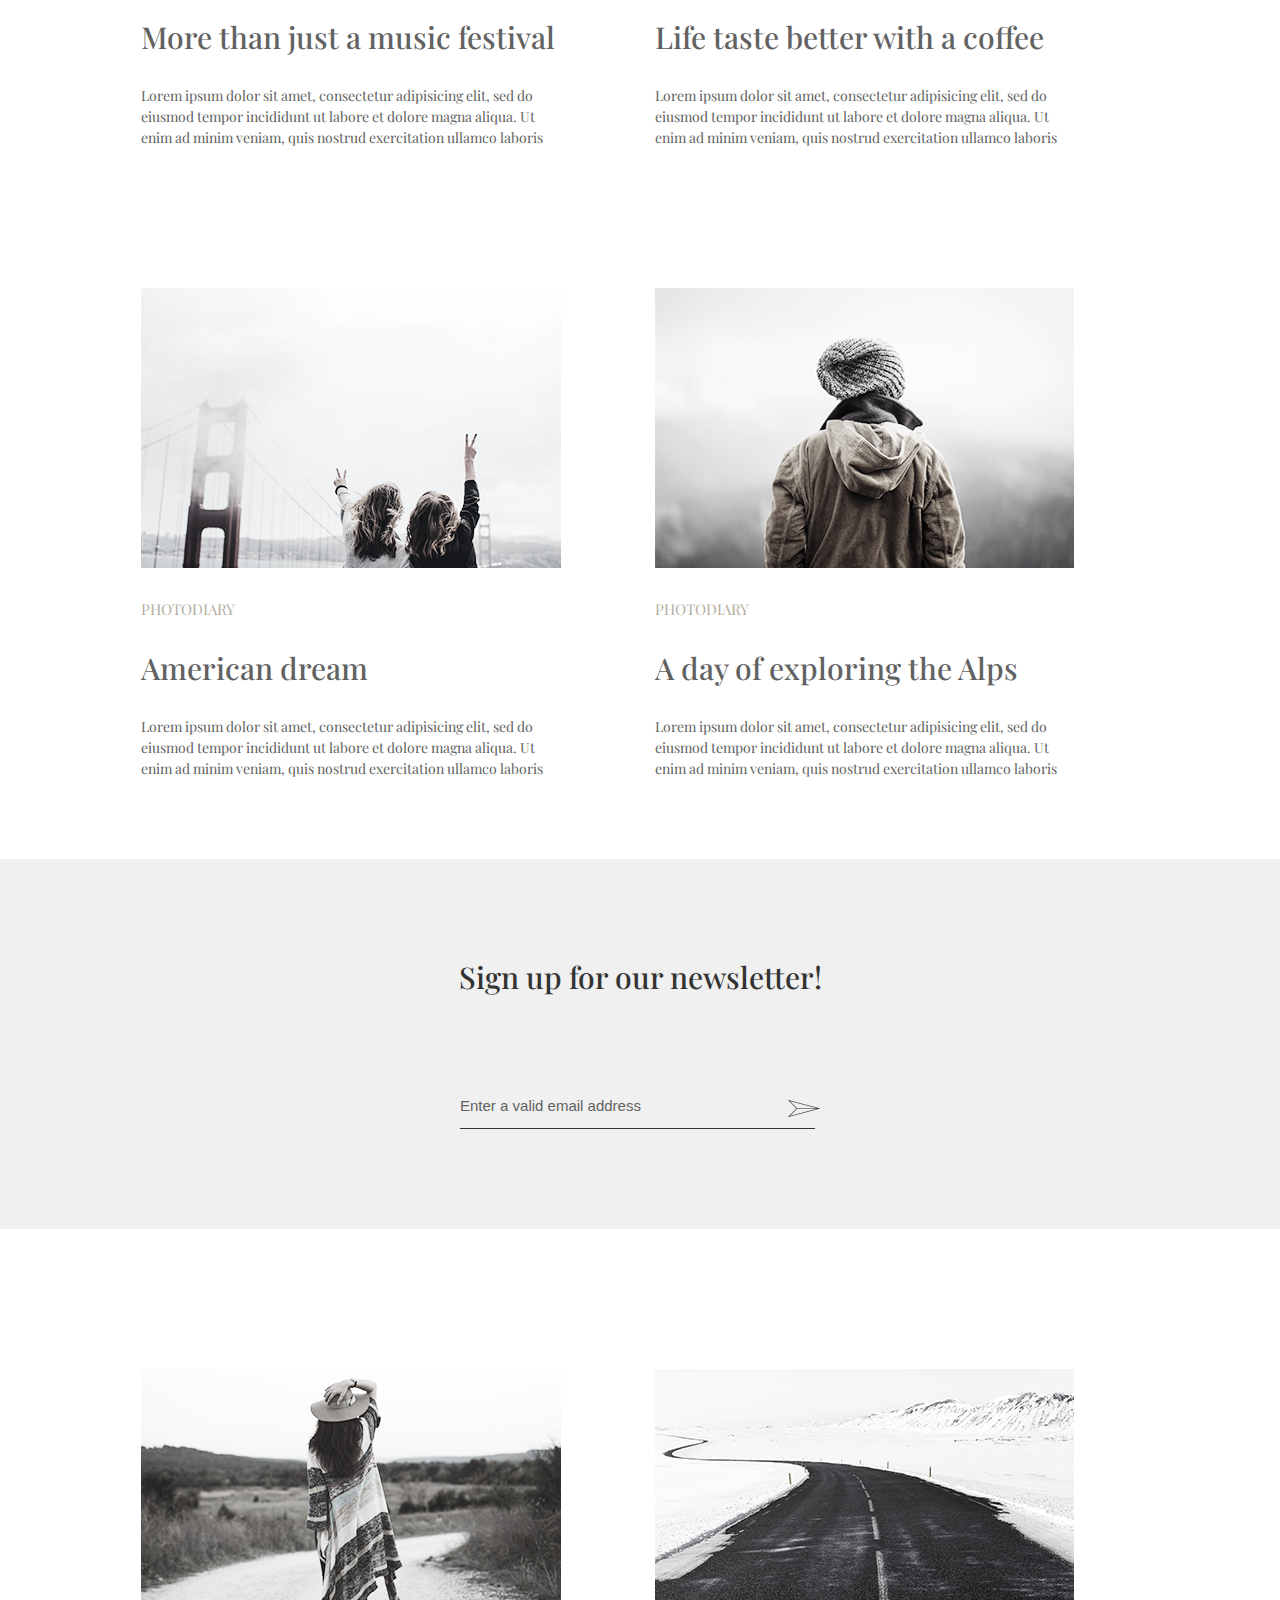
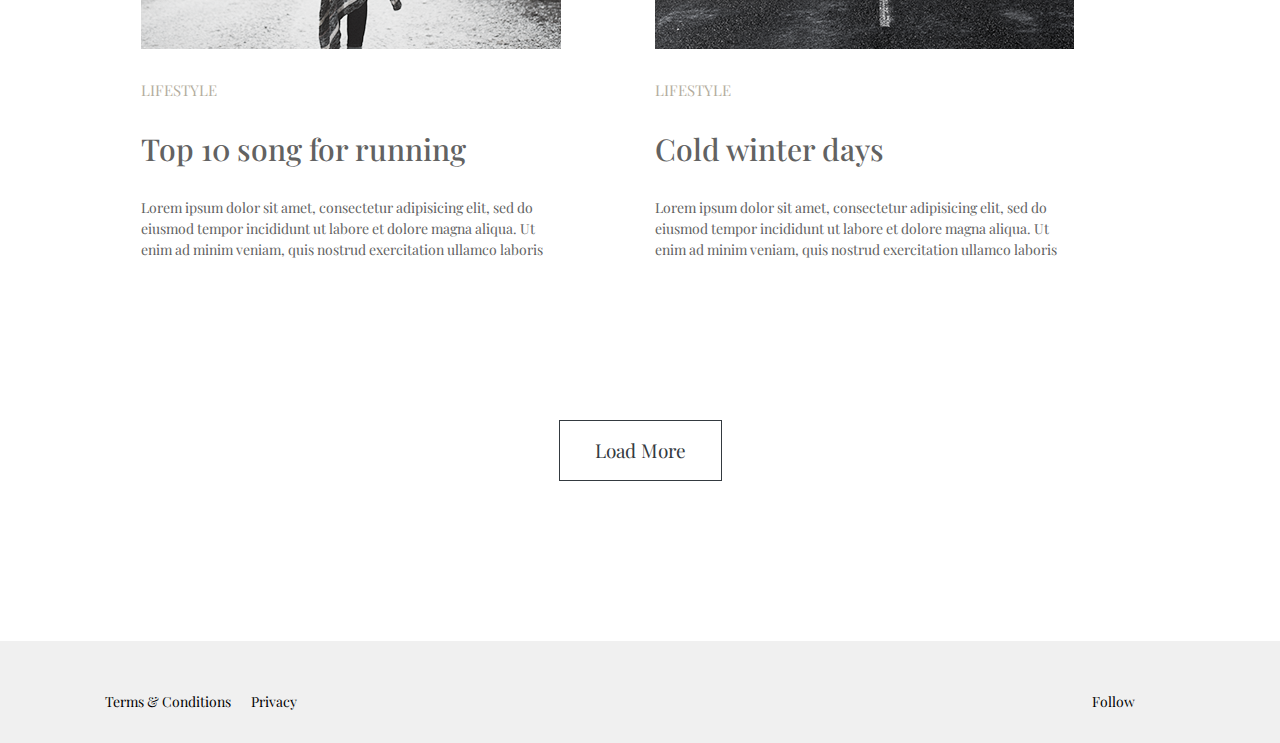
<file: minimo/index.html>
<!doctype html>
<html lang="en">
<head>
    <!-- Required meta tags -->
    <meta charset="utf-8">
    <meta name="viewport" content="width=device-width, initial-scale=1, shrink-to-fit=no">

    <!--    Fontawesome CSS-->
    <link rel="stylesheet" href="https://cdnjs.cloudflare.com/ajax/libs/font-awesome/5.14.0/css/all.min.css"
          integrity="sha512-1PKOgIY59xJ8Co8+NE6FZ+LOAZKjy+KY8iq0G4B3CyeY6wYHN3yt9PW0XpSriVlkMXe40PTKnXrLnZ9+fkDaog=="
          crossorigin="anonymous"/>
    <!-- Bootstrap CSS -->
    <link rel="stylesheet" href="https://stackpath.bootstrapcdn.com/bootstrap/4.3.1/css/bootstrap.min.css"
          integrity="sha384-ggOyR0iXCbMQv3Xipma34MD+dH/1fQ784/j6cY/iJTQUOhcWr7x9JvoRxT2MZw1T" crossorigin="anonymous">

    <!--    custom css-->
    <link rel="stylesheet" href="css/style.css">
    <title>MINIMO || BLOG</title>
</head>
<body>

<!--/*===================================================*/-->
<!--/*header section starts here*/-->
<!--/*===================================================*/-->
<header class="header-area">
    <div class="container">
        <nav class="navbar navbar-expand-lg navbar-light">
            <a class="navbar-brand" href="#"><img src="img/logo.png" alt="logo" class="img-fluid"></a>
            <button class="navbar-toggler" type="button" data-toggle="collapse" data-target="#navbarSupportedContent"
                    aria-controls="navbarSupportedContent" aria-expanded="false" aria-label="Toggle navigation">
                <span class="navbar-toggler-icon"></span>
            </button>

            <div class="collapse navbar-collapse" id="navbarSupportedContent">
                <ul class="navbar-nav ml-auto">
                    <li class="nav-item active">
                        <a class="nav-link" href="#">lifestyle</a>
                    </li>
                    <li class="nav-item active">
                        <a class="nav-link" href="#">photodiary</a>
                    </li>
                    <li class="nav-item active">
                        <a class="nav-link" href="#">Music</a>
                    </li>
                    <li class="nav-item active">
                        <a class="nav-link" href="#">travel</a>
                    </li>


                </ul>

            </div>
        </nav>
    </div>
</header>
<!--/*===================================================*/-->
<!--/*header section ends here*/-->
<!--/*===================================================*/-->


<!--/*===================================================*/-->
<!--/*section hero starts here*/-->
<!--/*===================================================*/-->
<section class="section-hero">
    <div class="container">
        <div class="row">
            <div class="col-md-12">
                <img src="img/minimo.png" alt="" class="img-fluid">
            </div>
        </div>
        <div class="container-post">
            <div class="row">
                <div class="col-md-12 hero-post">
                    <p class="post-category">photodiary</p>
                    <h1 class="heading-primary">
                        The perfect weekend getaway

                    </h1>
                    <p class="post-desc">Lorem ipsum dolor sit amet, consectetur adipisicing elit, sed do eiusmod tempor
                        incididunt ut labore et dolore magna aliqua. Ut enim ad minim veniam, quis nostrud exercitation
                        ullamco laboris nisi ut aliquip ex ea commodo consequat. Duis aute irure dolor in reprehenderit
                        in voluptate velit esse cillum dolore eu fugiat nulla pariatur. Excepteur sint occaecat
                        cupidatat non proident, sunt in culpa qui officia deserunt mollit anim id est laborum. Sed ut
                        perspiciatis unde omnis iste natus error sit voluptatem accusantium doloremque laudantium, totam
                        rem aperiam, eaque ipsa quae ab illo inventore veritatis et quasi architecto beatae vitae dicta
                        sunt explicabo. Nemo enim ipsam voluptatem quia voluptas sit aspernatur aut odit aut fugit, sed
                        quia consequuntur magni dolores eos qui ratione voluptatem sequi nesciunt. Neque porro quisquam
                        est, qui dolorem ipsum quia dolor sit amet, consectetur, adipisci velit, sed quia non numquam
                        eius modi tempora incidunt ut labore et dolore magnam aliquam quaerat voluptatem.</p>

                    <a href="#" class="post-comment">leave a comment</a>
                </div>
            </div>
        </div>
    </div>
</section>

<!--/*===================================================*/-->
<!--/*section hero ends here*/-->
<!--/*===================================================*/-->


<!--/*===================================================*/-->
<!--/*section small post starts here*/-->
<!--/*===================================================*/-->


<section class="section-small-post">
    <div class="container">
        <div class="container-post">
            <div class="row">
                <div class="col-md-6 small-post-left">
                    <img src="img/music.png" alt="" class="img-fluid">
                    <p class="post-category">lifestyle</p>
                    <h1 class="heading-primary">
                        More than just a music festival

                    </h1>
                    <p class="post-desc">Lorem ipsum dolor sit amet, consectetur adipisicing elit, sed do eiusmod tempor
                        incididunt ut labore et dolore magna aliqua. Ut enim ad minim veniam, quis nostrud exercitation
                        ullamco laboris</p>
                </div>
                <div class="col-md-6 small-post-right">
                    <img src="img/coffee.png" alt="" class="img-fluid">
                    <p class="post-category">lifestyle</p>
                    <h1 class="heading-primary">
                        Life taste better with a coffee

                    </h1>
                    <p class="post-desc">Lorem ipsum dolor sit amet, consectetur adipisicing elit, sed do eiusmod tempor
                        incididunt ut labore et dolore magna aliqua. Ut enim ad minim veniam, quis nostrud exercitation
                        ullamco laboris</p>
                </div>
            </div>
            <div class="row row-mod">
                <div class="col-md-6 small-post-left">
                    <img src="img/dream.png" alt="" class="img-fluid">
                    <p class="post-category">photodiary</p>
                    <h1 class="heading-primary">
                        American dream

                    </h1>
                    <p class="post-desc">Lorem ipsum dolor sit amet, consectetur adipisicing elit, sed do eiusmod tempor
                        incididunt ut labore et dolore magna aliqua. Ut enim ad minim veniam, quis nostrud exercitation
                        ullamco laboris</p>
                </div>
                <div class="col-md-6 small-post-right">
                    <img src="img/alps.png" alt="" class="img-fluid">
                    <p class="post-category">photodiary</p>
                    <h1 class="heading-primary">
                        A day of exploring the Alps

                    </h1>
                    <p class="post-desc">Lorem ipsum dolor sit amet, consectetur adipisicing elit, sed do eiusmod tempor
                        incididunt ut labore et dolore magna aliqua. Ut enim ad minim veniam, quis nostrud exercitation
                        ullamco laboris</p>
                </div>
            </div>
        </div>
    </div>
</section>
<!--/*===================================================*/-->
<!--/*section small post ends here*/-->
<!--/*===================================================*/-->


<!--/*===================================================*/-->
<!--/*section newsletter starts here*/-->
<!--/*===================================================*/-->

<section class="section-newsletter">
    <div class="container">
        <h1 class="heading-primary heading-newsletter">Sign up for our newsletter!</h1>

        <form action="#" class="form">
            <input type="email" class="form-input" placeholder="Enter a valid email address">
            <img src="img/form-icon.png" alt="" class="img-fluid input-icon">
        </form>
    </div>

</section>


<!--/*===================================================*/-->
<!--/*section newsletter starts here*/-->
<!--/*===================================================*/-->


<!--/*===================================================*/-->
<!--/*section small post starts here*/-->
<!--/*===================================================*/-->


<section class="section-small-post">
    <div class="container">
        <div class="container-post">
            <div class="row row-mod">
                <div class="col-md-6 small-post-left">
                    <img src="img/top10.png" alt="" class="img-fluid">
                    <p class="post-category">lifestyle</p>
                    <h1 class="heading-primary">
                        Top 10 song for running

                    </h1>
                    <p class="post-desc">Lorem ipsum dolor sit amet, consectetur adipisicing elit, sed do eiusmod tempor
                        incididunt ut labore et dolore magna aliqua. Ut enim ad minim veniam, quis nostrud exercitation
                        ullamco laboris</p>
                </div>
                <div class="col-md-6 small-post-right">
                    <img src="img/winter.png" alt="" class="img-fluid">
                    <p class="post-category">lifestyle</p>
                    <h1 class="heading-primary">
                        Cold winter days

                    </h1>
                    <p class="post-desc">Lorem ipsum dolor sit amet, consectetur adipisicing elit, sed do eiusmod tempor
                        incididunt ut labore et dolore magna aliqua. Ut enim ad minim veniam, quis nostrud exercitation
                        ullamco laboris</p>
                </div>
            </div>
            <div class="row">
                <div class="col-md-12 small-post-btn">
                    <a href="#" class="btn btn-outline-dark btn-learnmore">load more</a>
                </div>
            </div>

        </div>
    </div>
</section>
<!--/*===================================================*/-->
<!--/*section small post ends here*/-->
<!--/*===================================================*/-->

<!--==========================================================-->
<!--========= footer section starts here-->
<!--==========================================================-->

<footer class="footer-area">
    <div class="container">

            <div class="row">
                <div class="col-md-6">
                    <ul class="terms">
                        <li class="terms-list"><a href="#" class="terms-link">Terms & Conditions</a></li>
                        <li class="terms-list"><a href="#" class="terms-link">Privacy</a></li>
                    </ul>
                </div>
                <div class="col-md-6">
                    <ul class="terms social">
                        <li class="terms-list"><a href="#" class="terms-link">Follow</a></li>
                        <li class="terms-list"><a href="#" class="terms-link"><i class="fab fa-facebook-f"></i></a></li>
                        <li class="terms-list"><a href="#" class="terms-link"><i class="fab fa-twitter"></i></a></li>
                        <li class="terms-list"><a href="#" class="terms-link"><i class="fab fa-instagram"></i></a></li>

                    </ul>
                </div>
            </div>
        </div>

</footer>


<!--==========================================================-->
<!--========= footer section ends here-->
<!--==========================================================-->


<!-- Optional JavaScript -->
<!-- jQuery first, then Popper.js, then Bootstrap JS -->
<script src="https://code.jquery.com/jquery-3.3.1.slim.min.js"
        integrity="sha384-q8i/X+965DzO0rT7abK41JStQIAqVgRVzpbzo5smXKp4YfRvH+8abtTE1Pi6jizo"
        crossorigin="anonymous"></script>
<script src="https://cdnjs.cloudflare.com/ajax/libs/popper.js/1.14.7/umd/popper.min.js"
        integrity="sha384-UO2eT0CpHqdSJQ6hJty5KVphtPhzWj9WO1clHTMGa3JDZwrnQq4sF86dIHNDz0W1"
        crossorigin="anonymous"></script>
<script src="https://stackpath.bootstrapcdn.com/bootstrap/4.3.1/js/bootstrap.min.js"
        integrity="sha384-JjSmVgyd0p3pXB1rRibZUAYoIIy6OrQ6VrjIEaFf/nJGzIxFDsf4x0xIM+B07jRM"
        crossorigin="anonymous"></script>
</body>
</html>
</file>
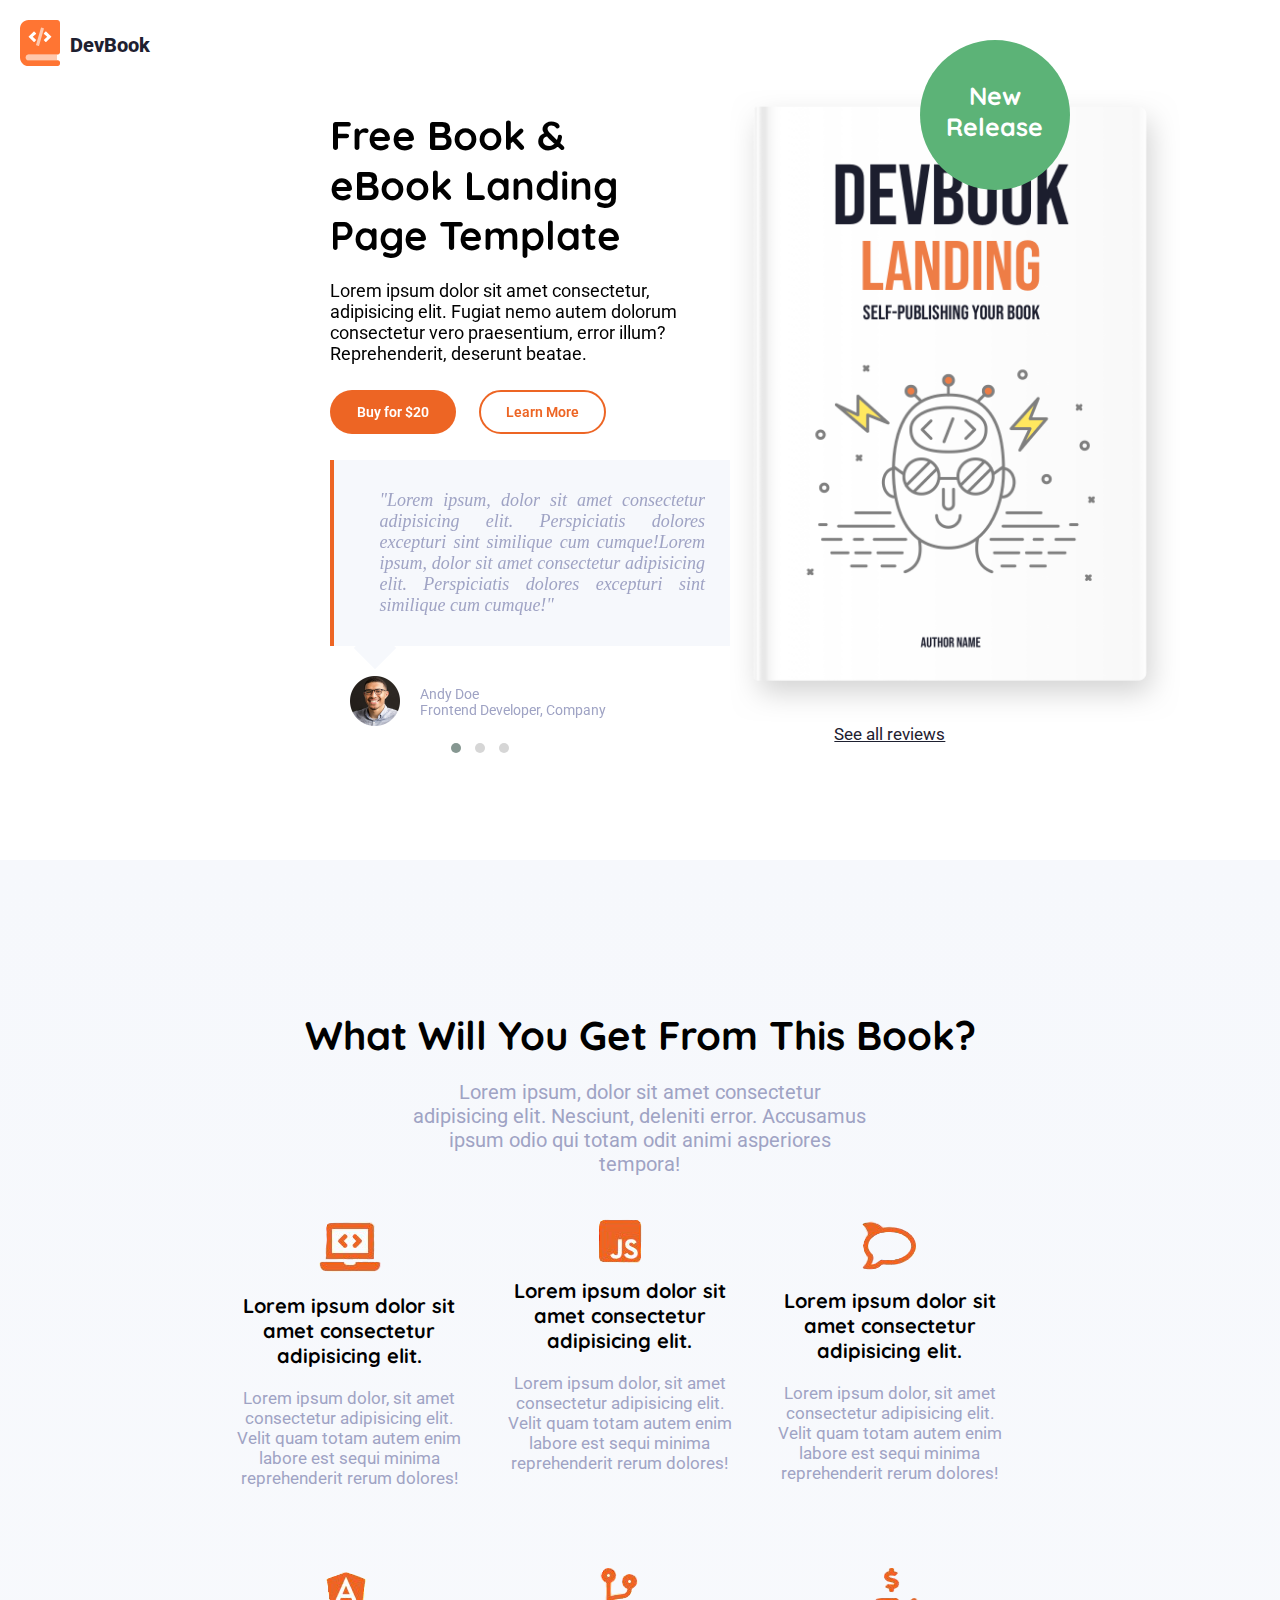
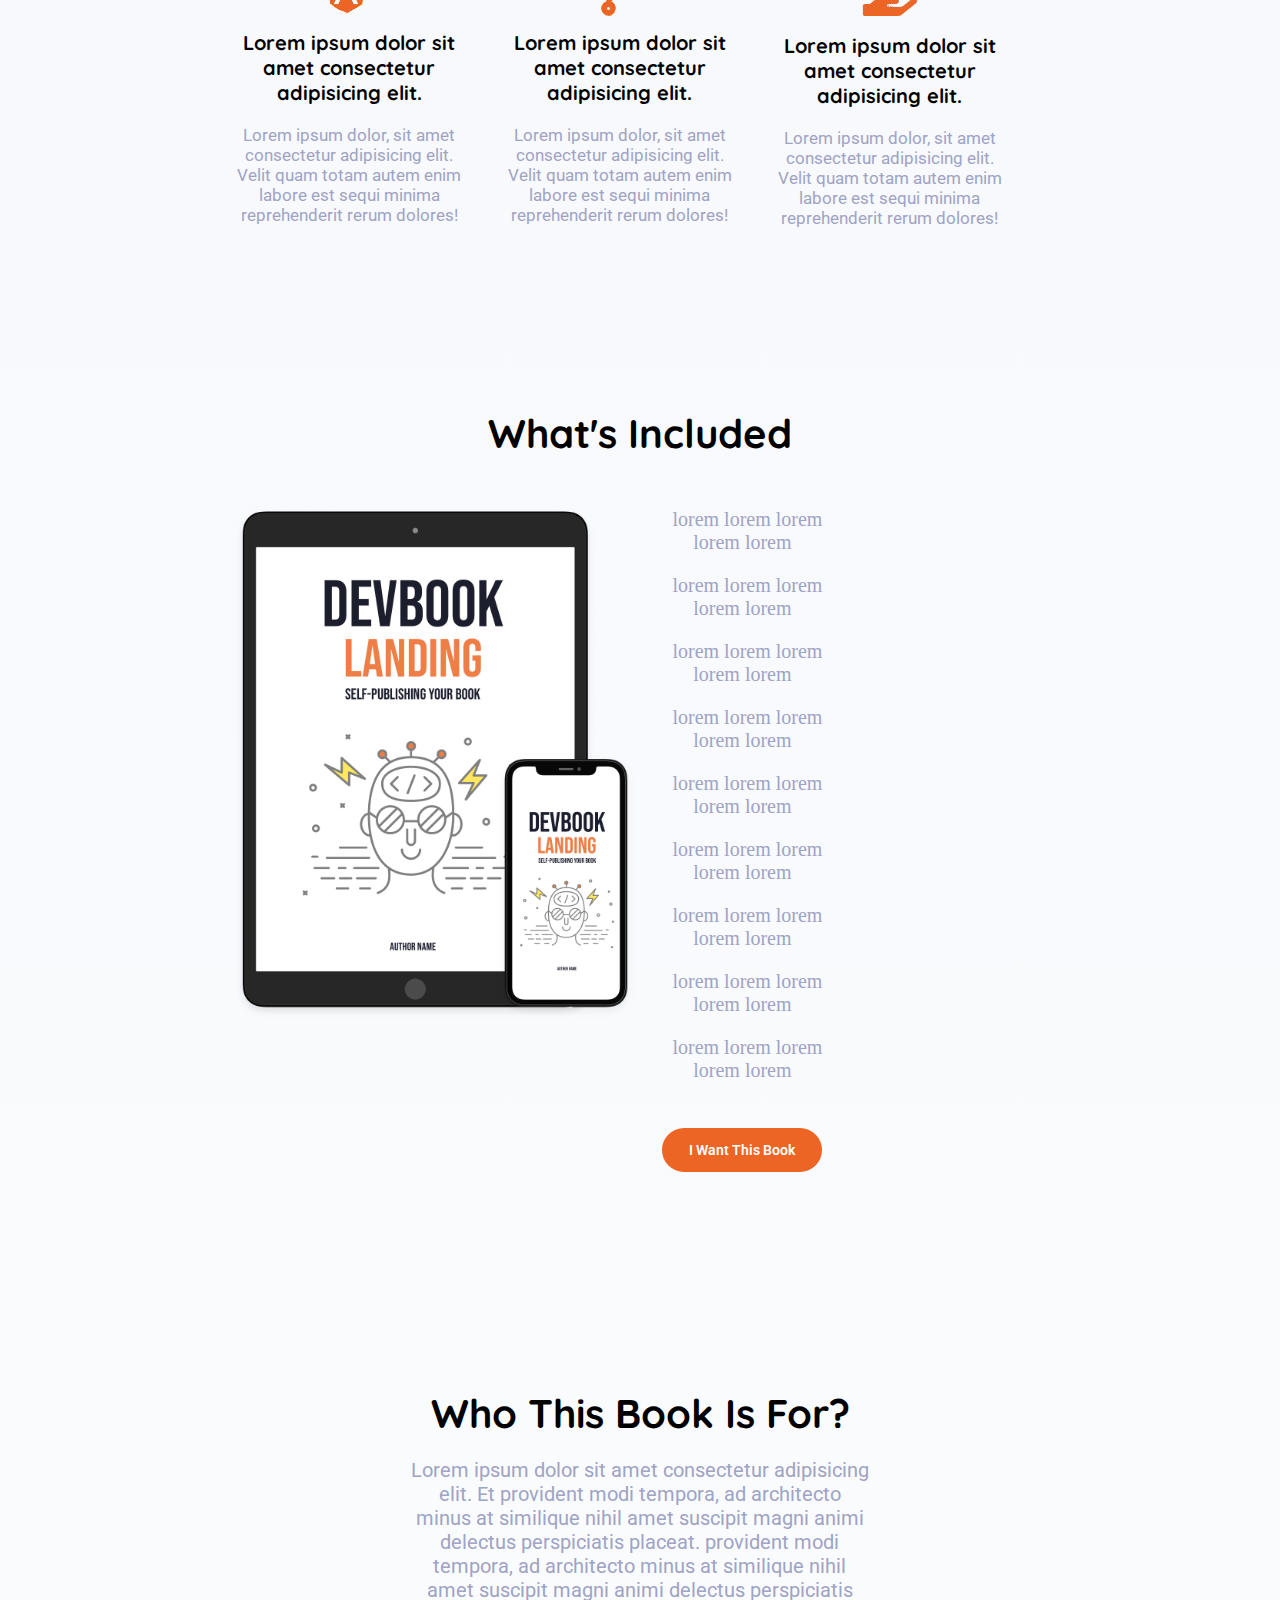
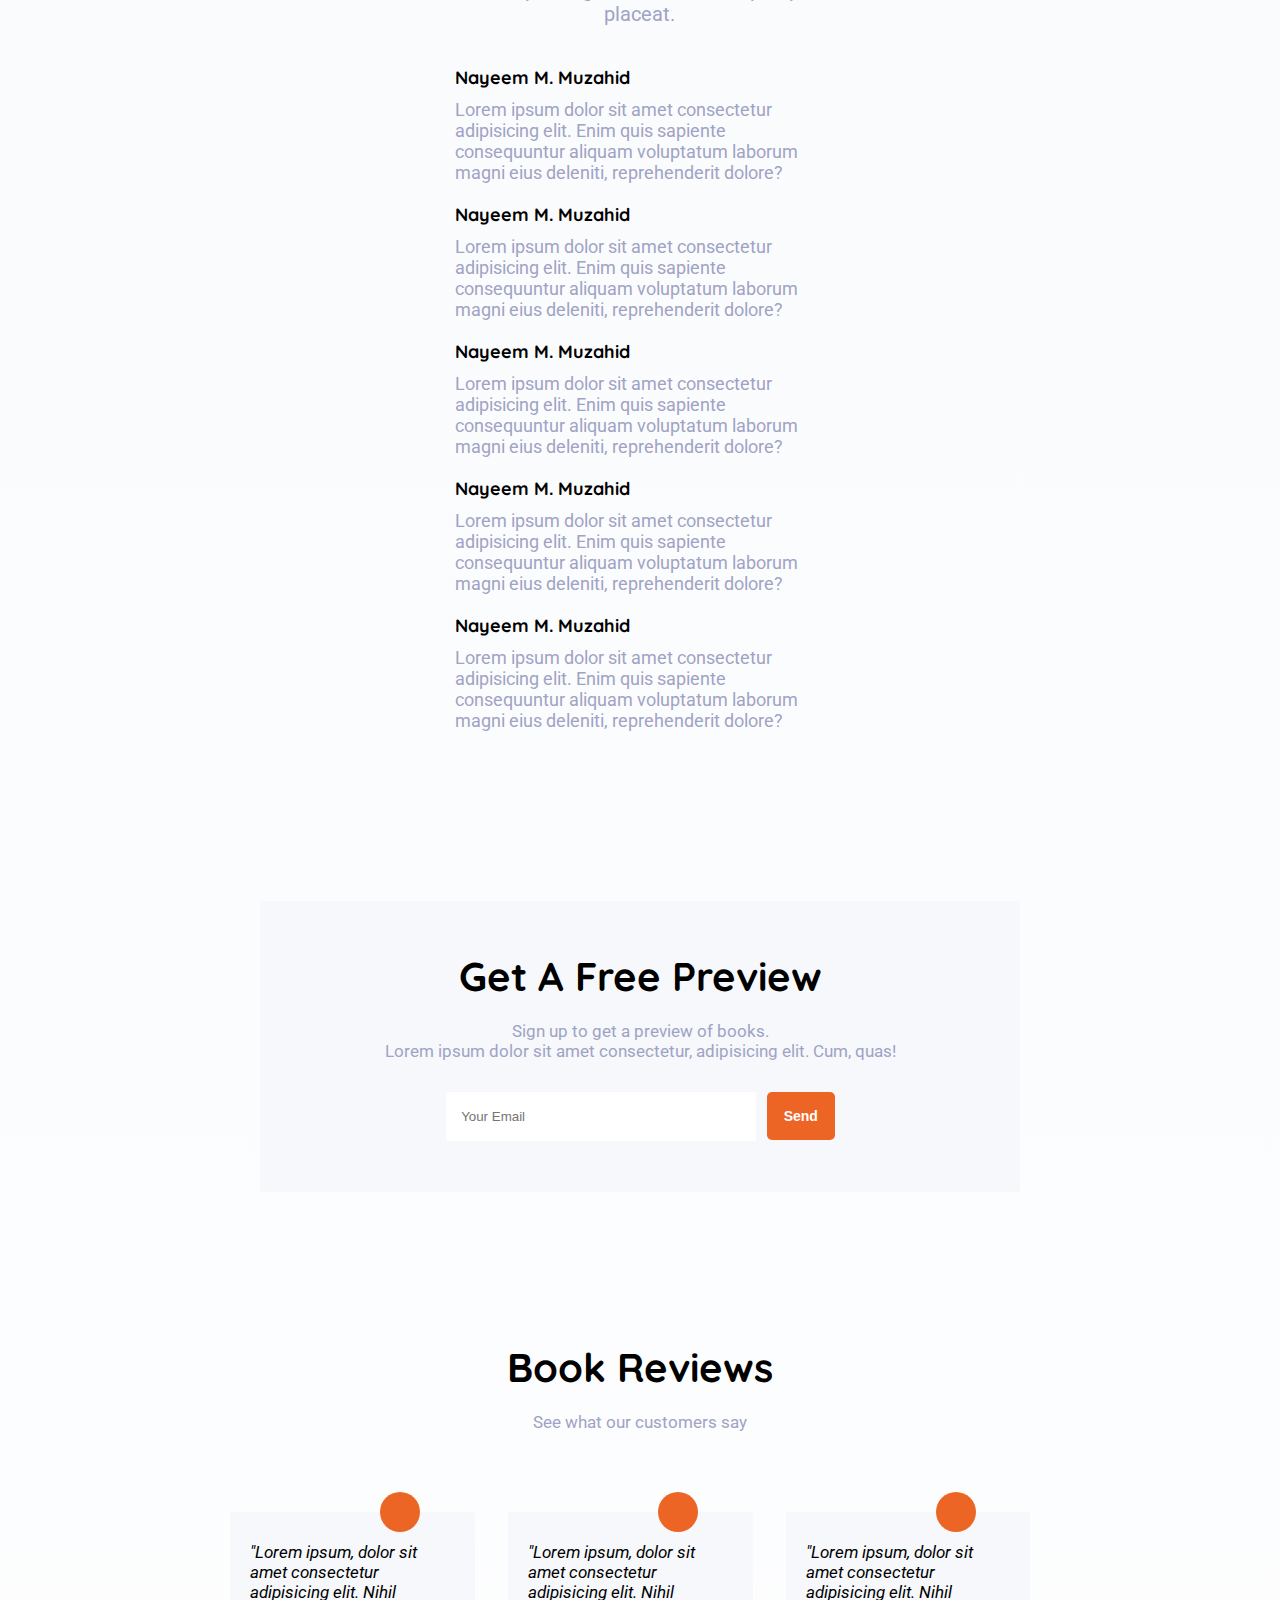
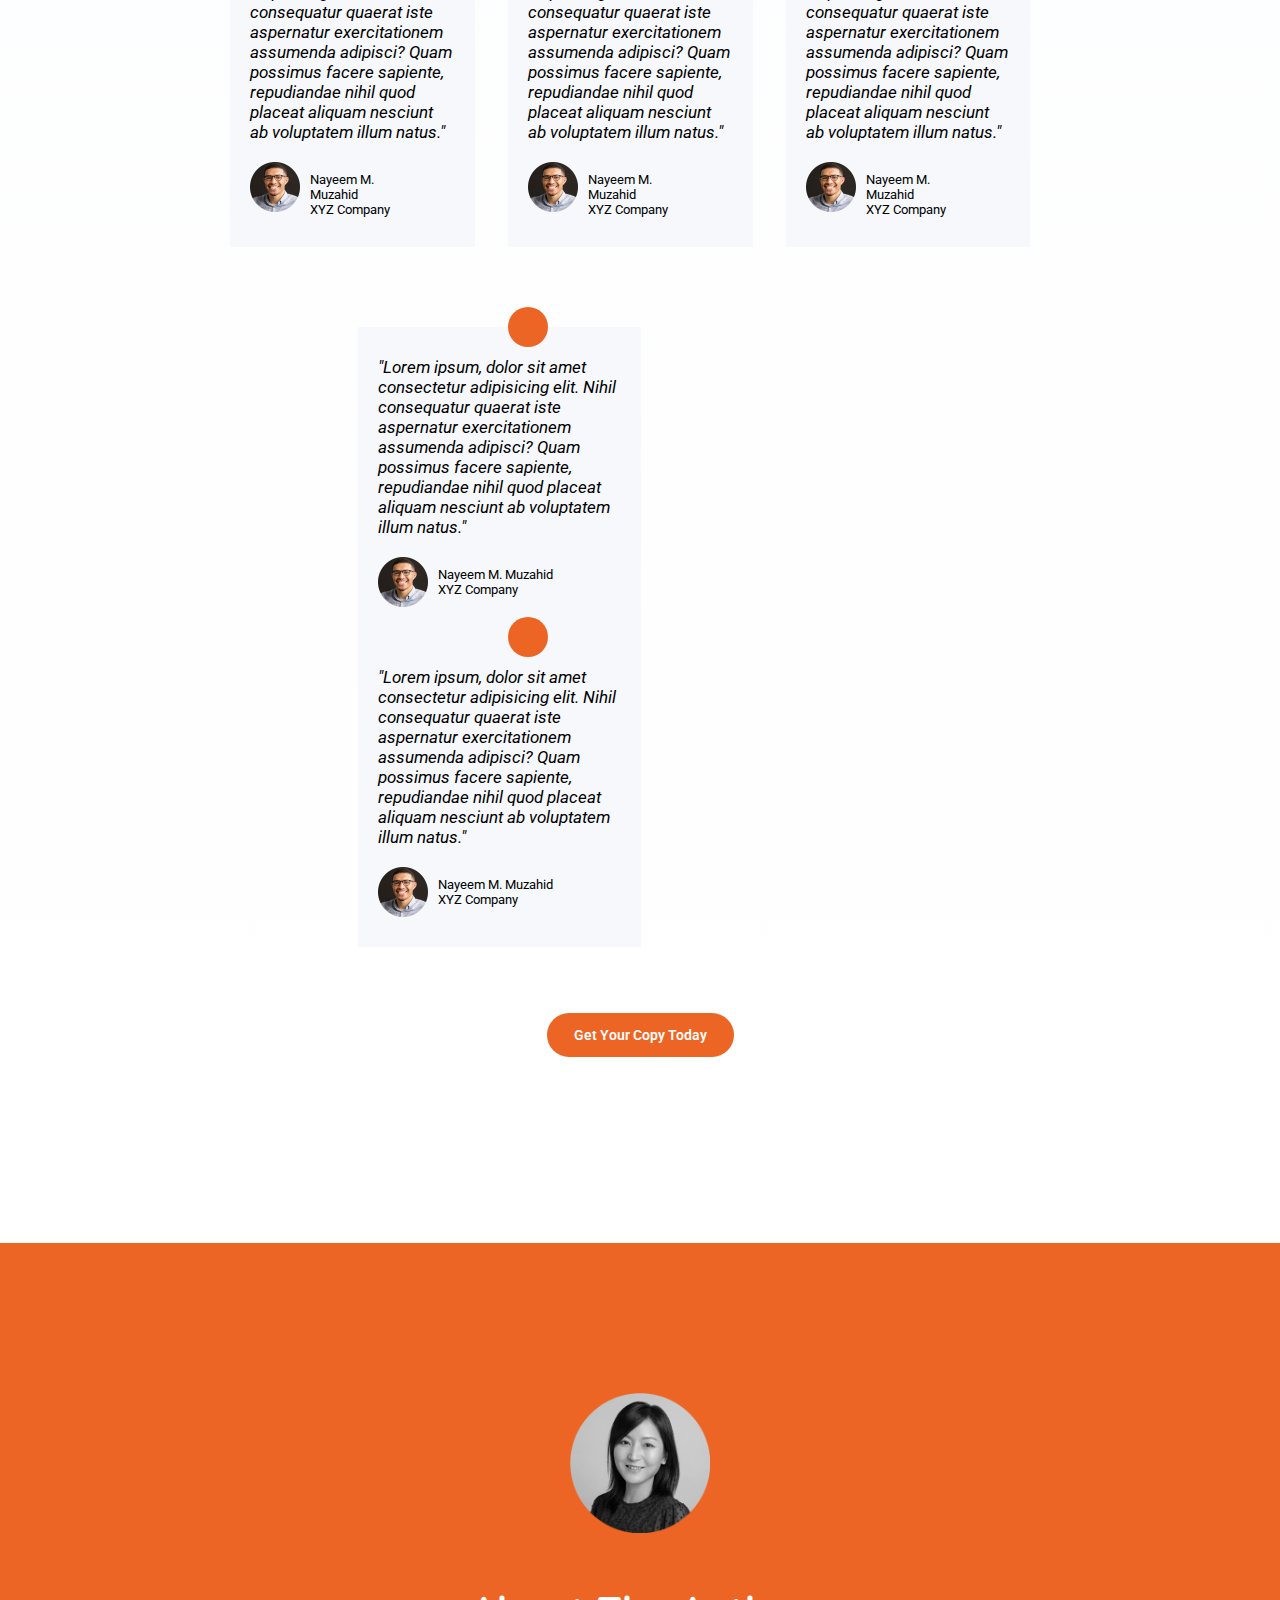
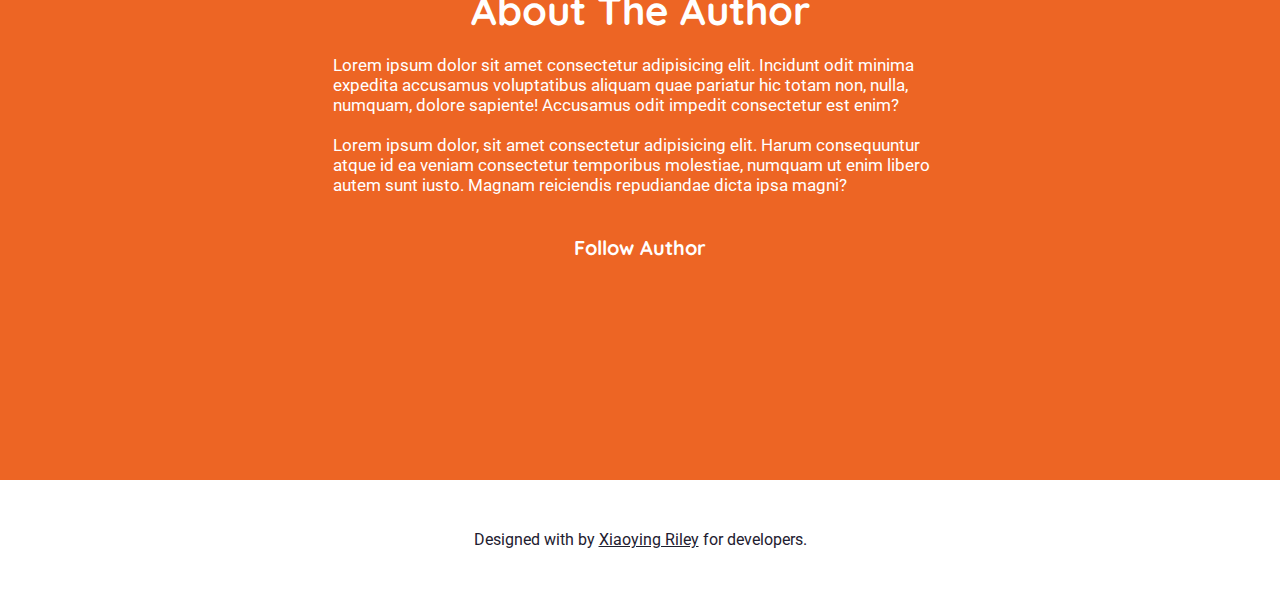
<file: assignment3.html>
<!DOCTYPE html>
<html lang="en">
  <head>
    <meta charset="UTF-8" />
    <meta name="viewport" content="width=device-width, initial-scale=1.0" />
    <title>DevBook</title>
    <link
      rel="stylesheet"
      href="https://cdnjs.cloudflare.com/ajax/libs/font-awesome/5.14.0/css/all.min.css"
      integrity="sha512-1PKOgIY59xJ8Co8+NE6FZ+LOAZKjy+KY8iq0G4B3CyeY6wYHN3yt9PW0XpSriVlkMXe40PTKnXrLnZ9+fkDaog=="
      crossorigin="anonymous"
    />
    <link
      href="https://fonts.googleapis.com/css2?family=Quicksand:wght@400;500;600;700&family=Roboto:ital,wght@0,400;0,700;0,900;1,400;1,500;1,900&display=swap"
      rel="stylesheet"
    />
    <link rel="stylesheet" href="css/owl.carousel.min.css" />
    <link rel="stylesheet" href="css/owl.theme.default.min.css" />
    <link rel="stylesheet" href="css/assignment3.css" />
  </head>
  <body>
    <header class="header-area">
      <div class="nav_area">
        <img src="img/site-logo.svg" alt="" class="nav_img" />
        <a href="" class="nav_link">DevBook</a>
      </div>
      <div class="container">
        <div class="row">
          <div id="owl-carousel" class="owl-carousel owl-theme">
            <div class="col-6 left">
              <h1 class="left-header">
                Free Book & eBook Landing Page Template
              </h1>
              <p class="left-para">
                Lorem ipsum dolor sit amet consectetur, adipisicing elit. Fugiat
                nemo autem dolorum consectetur vero praesentium, error illum?
                Reprehenderit, deserunt beatae.
              </p>
              <div class="left-btn-group">
                <a href="" class="btn btn-link btn-buy">Buy for $20</a>
                <a href="" class="btn btn-link btn-learnMore">Learn More</a>
              </div>
              <div class="left-qoute">
                <blockquote class="left-qoute-text">
                  "Lorem ipsum, dolor sit amet consectetur adipisicing elit.
                  Perspiciatis dolores excepturi sint similique cum cumque!Lorem
                  ipsum, dolor sit amet consectetur adipisicing elit.
                  Perspiciatis dolores excepturi sint similique cum cumque!"
                </blockquote>
              </div>
              <div class="left-point"></div>
              <div class="left-qoute-writer">
                <div class="qoute-writer-img">
                  <img
                    src="img/profile-3.png"
                    class="qoute-writer-img-1"
                    alt=""
                  />
                </div>
                <div class="qoute-writer-info">
                  <div class="qoute-write-info-names">
                    <p class="qoute-writer-name">Andy Doe</p>
                    <p class="qoute-writer-desc">Frontend Developer, Company</p>
                  </div>
                </div>
              </div>
            </div>
            <div class="col-6 left">
              <h1 class="left-header">
                Free Book & eBook Landing Page Template
              </h1>
              <p class="left-para">
                Lorem ipsum dolor sit amet consectetur, adipisicing elit. Fugiat
                nemo autem dolorum consectetur vero praesentium, error illum?
                Reprehenderit, deserunt beatae.
              </p>
              <div class="left-btn-group">
                <a href="" class="btn btn-link btn-buy">Buy for $20</a>
                <a href="" class="btn btn-link btn-learnMore">Learn More</a>
              </div>
              <div class="left-qoute">
                <blockquote class="left-qoute-text">
                  "Lorem ipsum, dolor sit amet consectetur adipisicing elit.
                  Perspiciatis dolores excepturi sint similique cum cumque!Lorem
                  ipsum, dolor sit amet consectetur adipisicing elit.
                  Perspiciatis dolores excepturi sint similique cum cumque!"
                </blockquote>
              </div>
              <div class="left-point"></div>
              <div class="left-qoute-writer">
                <div class="qoute-writer-img">
                  <img
                    src="img/profile-3.png"
                    class="qoute-writer-img-1"
                    alt=""
                  />
                </div>
                <div class="qoute-writer-info">
                  <div class="qoute-write-info-names">
                    <p class="qoute-writer-name">Andy Doe</p>
                    <p class="qoute-writer-desc">Frontend Developer, Company</p>
                  </div>
                </div>
              </div>
            </div>
            <div class="col-6 left">
              <h1 class="left-header">
                Free Book & eBook Landing Page Template
              </h1>
              <p class="left-para">
                Lorem ipsum dolor sit amet consectetur, adipisicing elit. Fugiat
                nemo autem dolorum consectetur vero praesentium, error illum?
                Reprehenderit, deserunt beatae.
              </p>
              <div class="left-btn-group">
                <a href="" class="btn btn-link btn-buy">Buy for $20</a>
                <a href="" class="btn btn-link btn-learnMore">Learn More</a>
              </div>
              <div class="left-qoute">
                <blockquote class="left-qoute-text">
                  "Lorem ipsum, dolor sit amet consectetur adipisicing elit.
                  Perspiciatis dolores excepturi sint similique cum cumque!Lorem
                  ipsum, dolor sit amet consectetur adipisicing elit.
                  Perspiciatis dolores excepturi sint similique cum cumque!"
                </blockquote>
              </div>
              <div class="left-point"></div>
              <div class="left-qoute-writer">
                <div class="qoute-writer-img">
                  <img
                    src="img/profile-3.png"
                    class="qoute-writer-img-1"
                    alt=""
                  />
                </div>
                <div class="qoute-writer-info">
                  <div class="qoute-write-info-names">
                    <p class="qoute-writer-name">Andy Doe</p>
                    <p class="qoute-writer-desc">Frontend Developer, Company</p>
                  </div>
                </div>
              </div>
            </div>
          </div>

          <div class="col-6 right">
            <div class="book-right">
              <div class="book-img">
                <img class="book-img-mod" src="img/devbook-cover.png" alt="" />
                <div class="book-sticker">
                  <h3 class="book-sticker-text">
                    New <br />
                    Release
                  </h3>
                </div>
              </div>
              <div class="book-review">
                <a href="" class="btn-book">See all reviews</a>
              </div>
            </div>
          </div>
        </div>
      </div>
    </header>
    <section class="section-features">
      <section class="section-willGet">
        <div class="container">
          <div class="section-header">
            <h1 class="heading-primary">
              what will you get from this book?
            </h1>
            <p class="section-intro">
              Lorem ipsum, dolor sit amet consectetur adipisicing elit.
              Nesciunt, deleniti error. Accusamus ipsum odio qui totam odit
              animi asperiores tempora!
            </p>
          </div>
          <div class="book-features">
            <div class="row">
              <div class="col-4">
                <img src="img/icons/01.png" alt="" class="feature-icon" />
                <h2 class="feature-heading">
                  Lorem ipsum dolor sit amet consectetur adipisicing elit.
                </h2>
                <p class="feature-description">
                  Lorem ipsum dolor, sit amet consectetur adipisicing elit.
                  Velit quam totam autem enim labore est sequi minima
                  reprehenderit rerum dolores!
                </p>
              </div>
              <div class="col-4">
                <img src="img/icons/02.png" alt="" class="feature-icon" />
                <h2 class="feature-heading">
                  Lorem ipsum dolor sit amet consectetur adipisicing elit.
                </h2>
                <p class="feature-description">
                  Lorem ipsum dolor, sit amet consectetur adipisicing elit.
                  Velit quam totam autem enim labore est sequi minima
                  reprehenderit rerum dolores!
                </p>
              </div>
              <div class="col-4">
                <img src="img/icons/03.png" alt="" class="feature-icon" />
                <h2 class="feature-heading">
                  Lorem ipsum dolor sit amet consectetur adipisicing elit.
                </h2>
                <p class="feature-description">
                  Lorem ipsum dolor, sit amet consectetur adipisicing elit.
                  Velit quam totam autem enim labore est sequi minima
                  reprehenderit rerum dolores!
                </p>
              </div>
            </div>
            <div class="row">
              <div class="col-4">
                <img src="img/icons/04.png" alt="" class="feature-icon" />
                <h2 class="feature-heading">
                  Lorem ipsum dolor sit amet consectetur adipisicing elit.
                </h2>
                <p class="feature-description">
                  Lorem ipsum dolor, sit amet consectetur adipisicing elit.
                  Velit quam totam autem enim labore est sequi minima
                  reprehenderit rerum dolores!
                </p>
              </div>
              <div class="col-4">
                <img src="img/icons/05.png" alt="" class="feature-icon" />
                <h2 class="feature-heading">
                  Lorem ipsum dolor sit amet consectetur adipisicing elit.
                </h2>
                <p class="feature-description">
                  Lorem ipsum dolor, sit amet consectetur adipisicing elit.
                  Velit quam totam autem enim labore est sequi minima
                  reprehenderit rerum dolores!
                </p>
              </div>
              <div class="col-4">
                <img src="img/icons/06.png" alt="" class="feature-icon" />
                <h2 class="feature-heading">
                  Lorem ipsum dolor sit amet consectetur adipisicing elit.
                </h2>
                <p class="feature-description">
                  Lorem ipsum dolor, sit amet consectetur adipisicing elit.
                  Velit quam totam autem enim labore est sequi minima
                  reprehenderit rerum dolores!
                </p>
              </div>
            </div>
          </div>
        </div>
      </section>
      <section class="section-included">
        <div class="container">
          <div class="included-header">
            <h1 class="heading-primary">what's included</h1>
          </div>
          <div class="row">
            <div class="col-6 col-6-left">
              <div class="included-img">
                <img
                  src="img/devbook-devices.png"
                  alt=""
                  class="included-img-mod"
                />
              </div>
            </div>
            <div class="col-6 col-6-right">
              <div class="included-feature">
                <ul class="included-list">
                  <li class="included-list-item">
                    <i class="fas fa-check-circle"></i>lorem lorem lorem lorem
                    lorem
                  </li>
                  <li class="included-list-item">
                    <i class="fas fa-check-circle"></i>lorem lorem lorem lorem
                    lorem
                  </li>
                  <li class="included-list-item">
                    <i class="fas fa-check-circle"></i>lorem lorem lorem lorem
                    lorem
                  </li>
                  <li class="included-list-item">
                    <i class="fas fa-check-circle"></i>lorem lorem lorem lorem
                    lorem
                  </li>
                  <li class="included-list-item">
                    <i class="fas fa-check-circle"></i>lorem lorem lorem lorem
                    lorem
                  </li>
                  <li class="included-list-item">
                    <i class="fas fa-check-circle"></i>lorem lorem lorem lorem
                    lorem
                  </li>
                  <li class="included-list-item">
                    <i class="fas fa-check-circle"></i>lorem lorem lorem lorem
                    lorem
                  </li>
                  <li class="included-list-item">
                    <i class="fas fa-check-circle"></i>lorem lorem lorem lorem
                    lorem
                  </li>
                  <li class="included-list-item">
                    <i class="fas fa-check-circle"></i>lorem lorem lorem lorem
                    lorem
                  </li>
                </ul>
                <div class="feature-btn">
                  <a href="" class="btn btn-link">I Want This Book</a>
                </div>
              </div>
            </div>
          </div>
        </div>
      </section>
      <section class="section-whoisthisfor">
        <div class="container">
          <div class="whoisthisfor-header">
            <h1 class="heading-primary">
              who this book is for?
            </h1>
            <p class="section-intro whoisthisfor-intro">
              Lorem ipsum dolor sit amet consectetur adipisicing elit. Et
              provident modi tempora, ad architecto minus at similique nihil
              amet suscipit magni animi delectus perspiciatis placeat. provident
              modi tempora, ad architecto minus at similique nihil amet suscipit
              magni animi delectus perspiciatis placeat.
            </p>
          </div>
          <div class="book-collector">
            <div class="row">
              <div class="book-collector-data">
                <div class="book-collector-icon">
                  <i class="fas fa-user-check"></i>
                </div>
                <div class="book-collector-info">
                  <h4 class="book-collector-name">Nayeem M. Muzahid</h4>
                  <p class="book-collector-des">
                    Lorem ipsum dolor sit amet consectetur adipisicing elit.
                    Enim quis sapiente consequuntur aliquam voluptatum laborum
                    magni eius deleniti, reprehenderit dolore?
                  </p>
                </div>
              </div>
              <div class="book-collector-data">
                <div class="book-collector-icon">
                  <i class="fas fa-user-check"></i>
                </div>
                <div class="book-collector-info">
                  <h4 class="book-collector-name">Nayeem M. Muzahid</h4>
                  <p class="book-collector-des">
                    Lorem ipsum dolor sit amet consectetur adipisicing elit.
                    Enim quis sapiente consequuntur aliquam voluptatum laborum
                    magni eius deleniti, reprehenderit dolore?
                  </p>
                </div>
              </div>
              <div class="book-collector-data">
                <div class="book-collector-icon">
                  <i class="fas fa-user-check"></i>
                </div>
                <div class="book-collector-info">
                  <h4 class="book-collector-name">Nayeem M. Muzahid</h4>
                  <p class="book-collector-des">
                    Lorem ipsum dolor sit amet consectetur adipisicing elit.
                    Enim quis sapiente consequuntur aliquam voluptatum laborum
                    magni eius deleniti, reprehenderit dolore?
                  </p>
                </div>
              </div>
              <div class="book-collector-data">
                <div class="book-collector-icon">
                  <i class="fas fa-user-check"></i>
                </div>
                <div class="book-collector-info">
                  <h4 class="book-collector-name">Nayeem M. Muzahid</h4>
                  <p class="book-collector-des">
                    Lorem ipsum dolor sit amet consectetur adipisicing elit.
                    Enim quis sapiente consequuntur aliquam voluptatum laborum
                    magni eius deleniti, reprehenderit dolore?
                  </p>
                </div>
              </div>
              <div class="book-collector-data">
                <div class="book-collector-icon">
                  <i class="fas fa-user-check"></i>
                </div>
                <div class="book-collector-info">
                  <h4 class="book-collector-name">Nayeem M. Muzahid</h4>
                  <p class="book-collector-des">
                    Lorem ipsum dolor sit amet consectetur adipisicing elit.
                    Enim quis sapiente consequuntur aliquam voluptatum laborum
                    magni eius deleniti, reprehenderit dolore?
                  </p>
                </div>
              </div>
            </div>
          </div>
        </div>
      </section>
      <section class="section-subscription">
        <div class="container">
          <div class="sub-body">
            <div class="sub-header">
              <h1 class="heading-primary">get a free preview</h1>
              <p class="sub-intro">
                Sign up to get a preview of books.
              </p>
              <p class="sub-intro">
                Lorem ipsum dolor sit amet consectetur, adipisicing elit. Cum,
                quas!
              </p>
            </div>
            <div class="sub-form">
              <form action="" class="form">
                <input
                  type="email"
                  placeholder="Your Email"
                  class="form-input"
                />
                <input type="submit" class="btn btn-submit" value="Send" />
              </form>
            </div>
          </div>
        </div>
      </section>
      <section class="section-reviews">
        <div class="container">
          <div class="reviews-header">
            <h1 class="heading-primary">book reviews</h1>
            <p class="sub-intro">See what our customers say</p>
          </div>
          <div class="row review-row">
            <div class="col-4 review-4">
              <div class="review-icon">
                <i class="fas fa-quote-right"></i>
              </div>
              <p class="review-desc">
                "Lorem ipsum, dolor sit amet consectetur adipisicing elit. Nihil
                consequatur quaerat iste aspernatur exercitationem assumenda
                adipisci? Quam possimus facere sapiente, repudiandae nihil quod
                placeat aliquam nesciunt ab voluptatem illum natus."
              </p>
              <div class="review-data">
                <img src="img/profile-3.png" alt="" class="reviewer-img" />
                <div class="review-info">
                  <p class="reviewer-name">Nayeem M. Muzahid</p>
                  <p class="reviewer-company">XYZ Company</p>
                </div>
              </div>
            </div>
            <div class="col-4 review-4">
              <div class="review-icon">
                <i class="fas fa-quote-right"></i>
              </div>
              <p class="review-desc">
                "Lorem ipsum, dolor sit amet consectetur adipisicing elit. Nihil
                consequatur quaerat iste aspernatur exercitationem assumenda
                adipisci? Quam possimus facere sapiente, repudiandae nihil quod
                placeat aliquam nesciunt ab voluptatem illum natus."
              </p>
              <div class="review-data">
                <img src="img/profile-3.png" alt="" class="reviewer-img" />
                <div class="review-info">
                  <p class="reviewer-name">Nayeem M. Muzahid</p>
                  <p class="reviewer-company">XYZ Company</p>
                </div>
              </div>
            </div>
            <div class="col-4 review-4">
              <div class="review-icon">
                <i class="fas fa-quote-right"></i>
              </div>
              <p class="review-desc">
                "Lorem ipsum, dolor sit amet consectetur adipisicing elit. Nihil
                consequatur quaerat iste aspernatur exercitationem assumenda
                adipisci? Quam possimus facere sapiente, repudiandae nihil quod
                placeat aliquam nesciunt ab voluptatem illum natus."
              </p>
              <div class="review-data">
                <img src="img/profile-3.png" alt="" class="reviewer-img" />
                <div class="review-info">
                  <p class="reviewer-name">Nayeem M. Muzahid</p>
                  <p class="reviewer-company">XYZ Company</p>
                </div>
              </div>
            </div>
          </div>
          <div class="row review-row2">
            <div class="col-4 review-4 review-44">
              <div class="review-icon">
                <i class="fas fa-quote-right"></i>
              </div>
              <p class="review-desc">
                "Lorem ipsum, dolor sit amet consectetur adipisicing elit. Nihil
                consequatur quaerat iste aspernatur exercitationem assumenda
                adipisci? Quam possimus facere sapiente, repudiandae nihil quod
                placeat aliquam nesciunt ab voluptatem illum natus."
              </p>
              <div class="review-data">
                <img src="img/profile-3.png" alt="" class="reviewer-img" />
                <div class="review-info">
                  <p class="reviewer-name">Nayeem M. Muzahid</p>
                  <p class="reviewer-company">XYZ Company</p>
                </div>
              </div>
            </div>
            <div class="col-4 review-4 review-44">
              <div class="review-icon">
                <i class="fas fa-quote-right"></i>
              </div>
              <p class="review-desc">
                "Lorem ipsum, dolor sit amet consectetur adipisicing elit. Nihil
                consequatur quaerat iste aspernatur exercitationem assumenda
                adipisci? Quam possimus facere sapiente, repudiandae nihil quod
                placeat aliquam nesciunt ab voluptatem illum natus."
              </p>
              <div class="review-data">
                <img src="img/profile-3.png" alt="" class="reviewer-img" />
                <div class="review-info">
                  <p class="reviewer-name">Nayeem M. Muzahid</p>
                  <p class="reviewer-company">XYZ Company</p>
                </div>
              </div>
            </div>
          </div>
          <div class="review-btn">
            <a href="#" class="btn btn-link">Get Your Copy Today</a>
          </div>
        </div>
      </section>
    </section>
    <section class="section-author">
      <div class="author-img">
        <img src="img/author-profile.png" alt="" class="author-img-mod" />
      </div>
      <h1 class="heading-primary">about the author</h1>
      <div class="author-info">
        <p class="author-info-1">
          Lorem ipsum dolor sit amet consectetur adipisicing elit. Incidunt odit
          minima expedita accusamus voluptatibus aliquam quae pariatur hic totam
          non, nulla, numquam, dolore sapiente! Accusamus odit impedit
          consectetur est enim?
        </p>
        <p class="author-info-2">
          Lorem ipsum dolor, sit amet consectetur adipisicing elit. Harum
          consequuntur atque id ea veniam consectetur temporibus molestiae,
          numquam ut enim libero autem sunt iusto. Magnam reiciendis repudiandae
          dicta ipsa magni?
        </p>
      </div>
      <div class="author-social">
        <div class="author-header">
          <h4 class="author-header-mod">Follow Author</h4>
        </div>
        <i class="fab fa-twitter"></i>
        <i class="fab fa-github-alt"></i>
        <i class="fab fa-medium-m"></i>
        <i class="fas fa-globe-europe"></i>
      </div>
    </section>
    <footer class="footer-area">
      <p class="footer-text">
        Designed with <i class="fas fa-heart"></i> by
        <a href="#">Xiaoying Riley</a> for developers.
      </p>
    </footer>
    <script
      src="https://code.jquery.com/jquery-3.5.1.min.js"
      integrity="sha256-9/aliU8dGd2tb6OSsuzixeV4y/faTqgFtohetphbbj0="
      crossorigin="anonymous"
    ></script>
    <script src="js/owl.carousel.min.js"></script>

    <script>
      $(document).ready(function () {
        $(".owl-carousel").owlCarousel({
          items: 1,
        });
      });
    </script>
  </body>
</html>
</file>
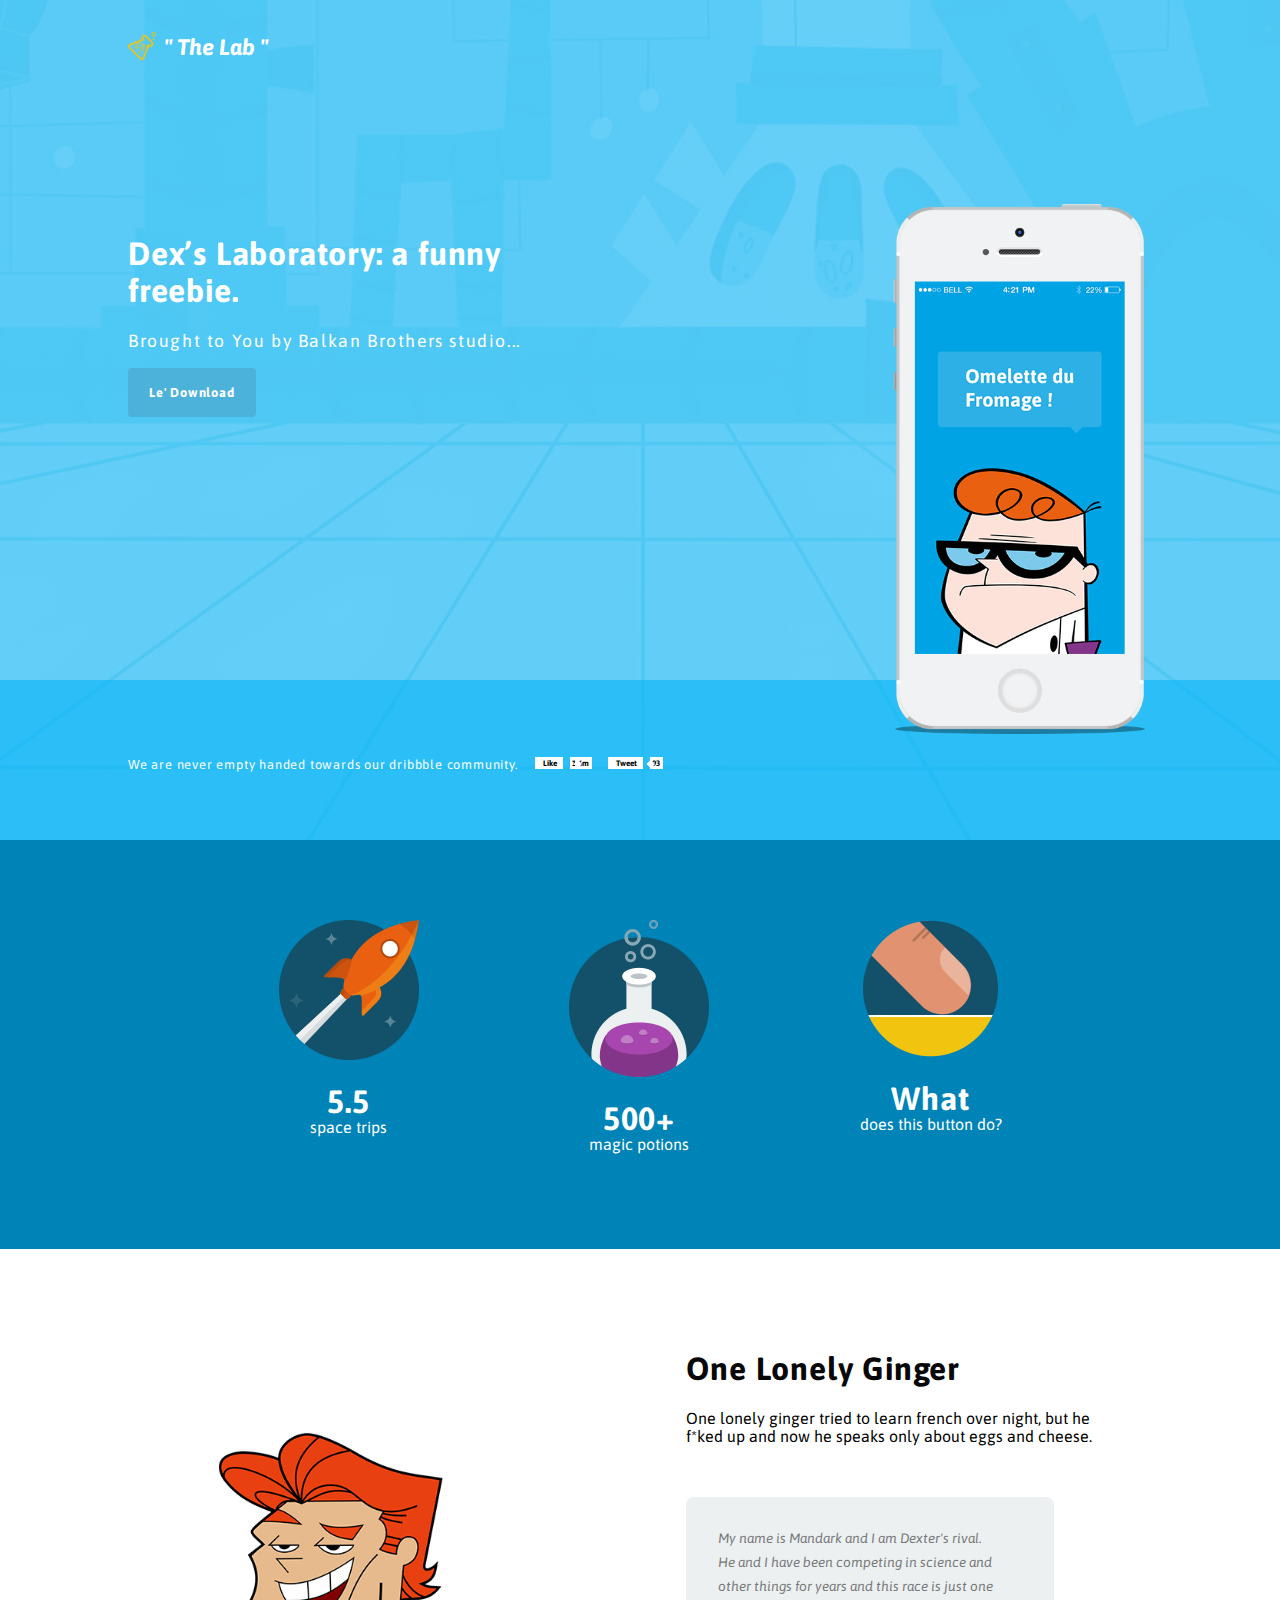
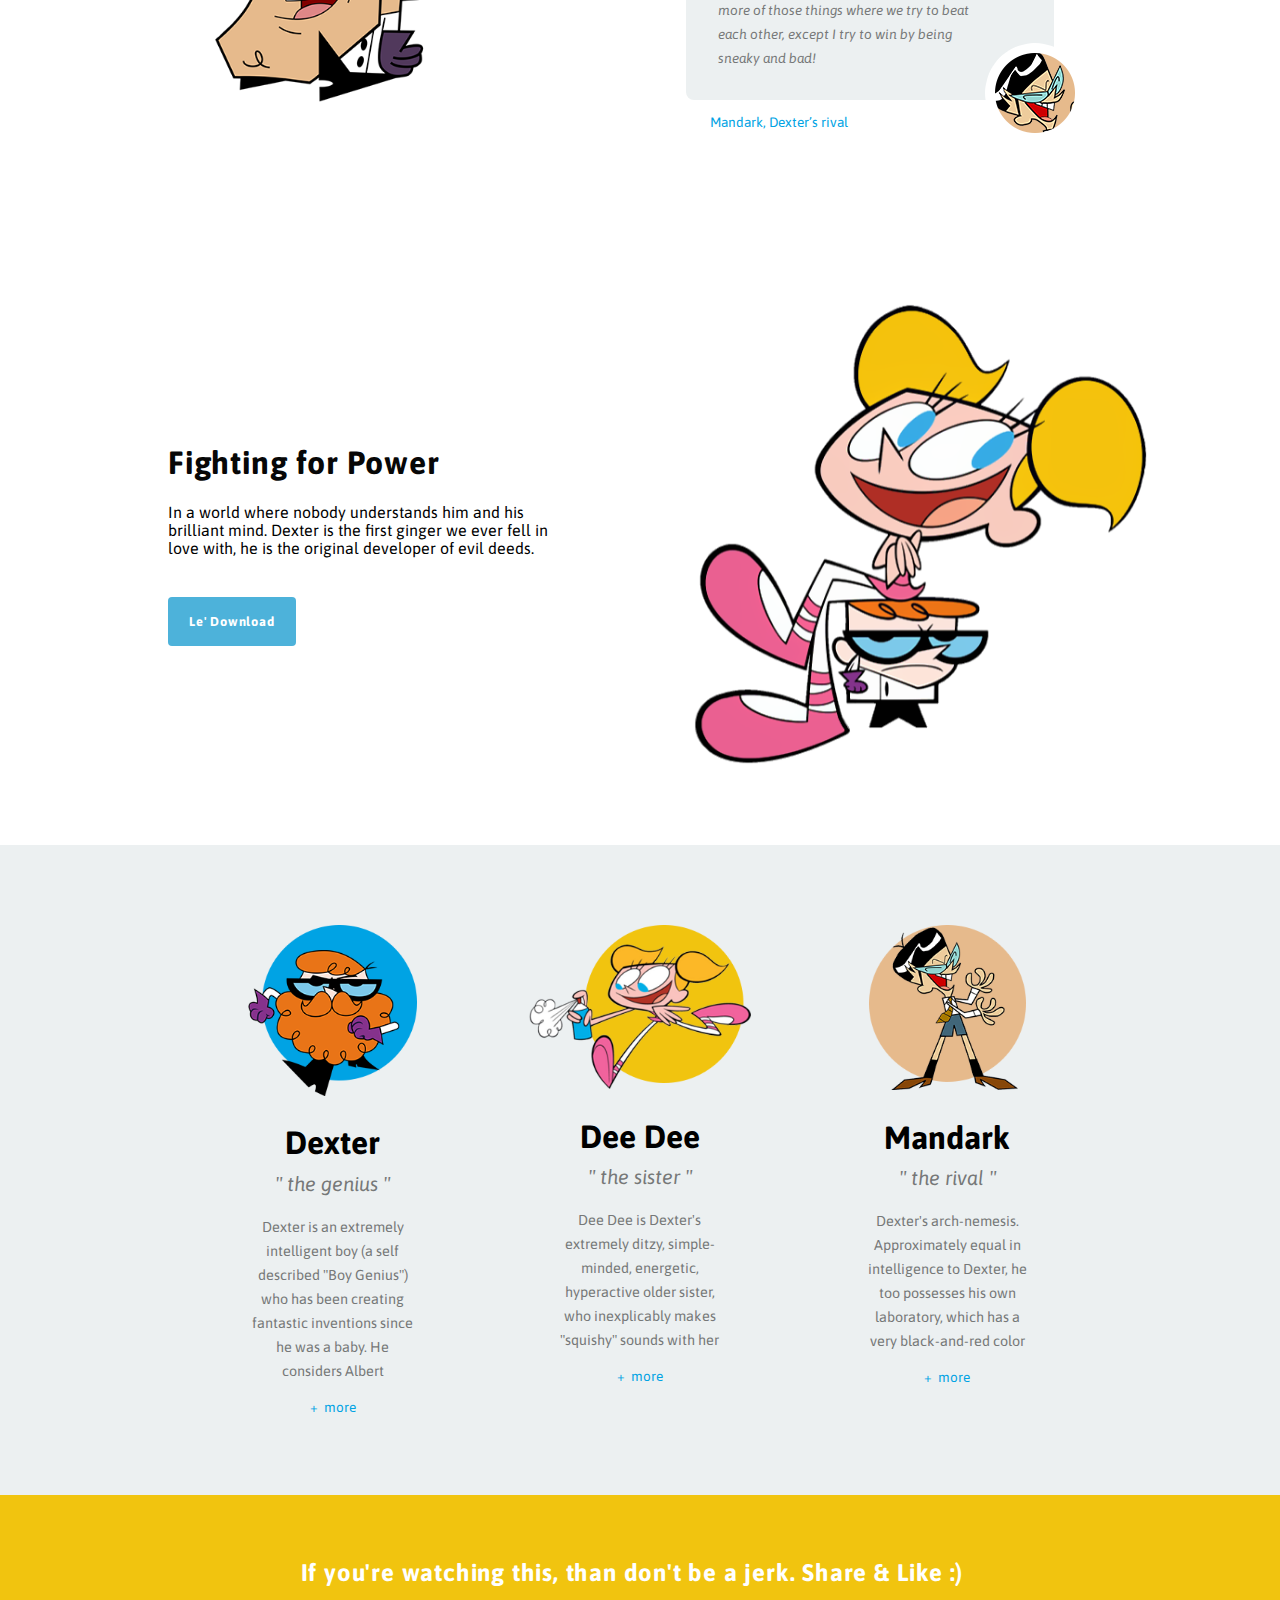
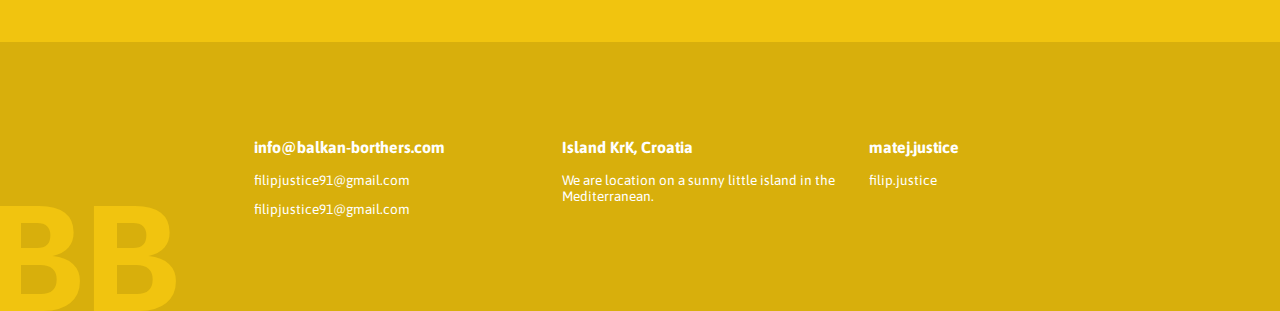
<file: thelab.html>
<!DOCTYPE html>
<html lang="en">
  <head>
    <meta charset="UTF-8" />
    <meta name="viewport" content="width=device-width, initial-scale=1.0" />
    <title>The Lab</title>
    <link
      rel="shortcut icon"
      href="img/TheLab/lab-logo.png"
      type="image/x-icon"
    />
    <link
      rel="stylesheet"
      href="https://cdnjs.cloudflare.com/ajax/libs/font-awesome/5.14.0/css/all.min.css"
      integrity="sha512-1PKOgIY59xJ8Co8+NE6FZ+LOAZKjy+KY8iq0G4B3CyeY6wYHN3yt9PW0XpSriVlkMXe40PTKnXrLnZ9+fkDaog=="
      crossorigin="anonymous"
    />
    <link
      href="https://fonts.googleapis.com/css2?family=Asap:ital,wght@0,400;0,500;0,600;0,700;1,400;1,500;1,600;1,700&display=swap"
      rel="stylesheet"
    />
    <link rel="stylesheet" href="css/thelab.css" />
  </head>
  <body>
    <header class="header-area">
      <div class="container">
        <nav class="nav-area">
          <div class="nav-logo">
            <img
              src="img/TheLab/lab-logo.png"
              alt=""
              class="nav-logo-img nav-logo-mod"
            />
          </div>
          <h1 class="nav-logo-text nav-logo-mod">" The Lab "</h1>
        </nav>
        <div class="hero-description">
          <h1 class="heading-primary hero-header">
            Dex’s Laboratory: a funny freebie.
          </h1>
          <p class="hero-intro">Brought to You by Balkan Brothers studio...</p>
          <a href="#" class="btn btn-link btn-hero">Le' Download</a>
        </div>
      </div>
      <div class="second-header">
        <div class="container">
          <div class="second-header__info">
            <p class="second-header__info-para">
              We are never empty handed towards our dribbble community.
            </p>
            <div class="fb-like">
              <span class="fb-icon"
                ><i class="fab fa-facebook-square"></i>Like</span
              >
              <span class="like-point"></span>
              <span class="like-count">1.6m</span>
            </div>
            <div class="fb-like">
              <span class="fb-icon"><i class="fab fa-twitter"></i>Tweet</span>
              <span class="like-point"></span>
              <span class="like-count">93</span>
            </div>
          </div>
        </div>
      </div>
      <div class="hero-img">
        <img src="img/TheLab/hero-mobile.png" alt="" class="hero-img-mod" />
      </div>
    </header>
    <!-- section lab starts from here  -->
    <section class="section-lab">
      <div class="container">
        <div class="thelab">
          <div class="lab-space">
            <img src="img/TheLab/space-ship.png" alt="" class="lab-space-img" />
            <h1 class="heading-primary lab-header">5.5</h1>
            <p class="lab-space-intro">space trips</p>
          </div>
          <div class="lab-space">
            <img src="img/TheLab/bulb.png" alt="" class="lab-space-img" />
            <h1 class="heading-primary lab-header">500+</h1>
            <p class="lab-space-intro">magic potions</p>
          </div>
          <div class="lab-space">
            <img src="img/TheLab/finger.png" alt="" class="lab-space-img" />
            <h1 class="heading-primary lab-header">What</h1>
            <p class="lab-space-intro">does this button do?</p>
          </div>
        </div>
      </div>
    </section>
    <!-- section lab ends here  -->
    <!-- section ginger starts here  -->
    <section class="section-ginger">
      <div class="container">
        <div class="ginger">
          <div class="ginger-offset"></div>
          <div class="ginger-img">
            <img src="img/TheLab/person1.png" alt="" class="ginger-img-mod" />
          </div>
          <div class="ginger-data">
            <h1 class="heading-primary ginger-header">One Lonely Ginger</h1>
            <p class="ginger-intro">
              One lonely ginger tried to learn french over night, but he f*ked
              up and now he speaks only about eggs and cheese.
            </p>
            <div class="ginger-info">
              <p class="ginger-info-mod">
                My name is Mandark and I am Dexter's rival. He and I have been
                competing in science and other things for years and this race is
                just one more of those things where we try to beat each other,
                except I try to win by being sneaky and bad!
              </p>
              <img
                src="img/TheLab/person2.png"
                alt=""
                class="ginger-info-img"
              />
            </div>
            <p class="ginger-title">Mandark, Dexter’s rival</p>
          </div>
        </div>
      </div>
    </section>

    <!-- section ginger ends here  -->
    <!-- section fighting power starts here  -->
    <section class="section-power">
      <div class="container">
        <div class="power">
          <div class="power-data">
            <h1 class="heading-primary header-power">Fighting for Power</h1>
            <p class="power-intro">
              In a world where nobody understands him and his brilliant mind.
              Dexter is the first ginger we ever fell in love with, he is the
              original developer of evil deeds.
            </p>
            <a href="" class="btn btn-link btn-hero">Le' Download</a>
          </div>
          <div class="power-img">
            <img src="img/TheLab/person3.png" alt="" class="power-img-mod" />
          </div>
        </div>
      </div>
    </section>
    <!-- section fighting power ends here  -->
    <!-- section character starts here  -->
    <section class="section-character">
      <div class="container">
        <div class="character">
          <div class="dexter">
            <img src="img/TheLab/dexter.png" alt="" class="dexter-img dexter-img-1" />
            <h2 class="heading-secondary">Dexter</h2>
            <p class="dexter-title">" the genius "</p>
            <p class="dexter-description">
              Dexter is an extremely intelligent boy (a self described "Boy
              Genius") who has been creating fantastic inventions since he was a
              baby. He considers Albert
            </p>

            <a href="#" class="dexter-btn"
              >+ <span class="dexter-btn-mod">more</span></a
            >
          </div>
          <div class="dexter">
            <img src="img/TheLab/dee.png" alt="" class="dexter-img dexter-img-2" />
            <h2 class="heading-secondary">Dee Dee</h2>
            <p class="dexter-title">" the sister "</p>
            <p class="dexter-description">
              Dee Dee is Dexter's extremely ditzy, simple-minded, energetic,
              hyperactive older sister, who inexplicably makes "squishy" sounds
              with her
            </p>

            <a href="#" class="dexter-btn"
              >+ <span class="dexter-btn-mod">more</span></a
            >
          </div>
          <div class="dexter">
            <img src="img/TheLab/rival.png" alt="" class="dexter-img dexter-img-3" />
            <h2 class="heading-secondary">Mandark</h2>
            <p class="dexter-title">" the rival "</p>
            <p class="dexter-description">
              Dexter's arch-nemesis. Approximately equal in intelligence to
              Dexter, he too possesses his own laboratory, which has a very
              black-and-red color
            </p>

            <a href="#" class="dexter-btn"
              >+ <span class="dexter-btn-mod">more</span></a
            >
          </div>
        </div>
      </div>
    </section>
    <!-- section character ends here  -->
    <!-- section tag line starts here  -->
    <section class="section-tagline">
      <div class="container">
        <div class="tagline">
          <p class="tagline-intro">
            If you're watching this, than don't be a jerk. Share & Like :)
          </p>
          <i class="fab fa-dribbble"></i>
        </div>
      </div>
    </section>
    <!-- section tag line ends here  -->
    <!-- footer section starts here  -->
    <footer class="footer-area">
      <div class="container">
        <div class="footer">
          <div class="footer-address">
            <div class="footer-address-icon">
              <i class="fas fa-address-card"></i>
            </div>
            <div class="footer-address-mod">
              <h3 class="footer-address-web">info@balkan-borthers.com</h3>
              <p class="footer-address-email">filipjustice91@gmail.com</p>
              <p class="footer-address-email">filipjustice91@gmail.com</p>
            </div>
          </div>
          <div class="footer-address">
            <div class="footer-address-icon">
              <i class="fas fa-map-marker-alt"></i>
            </div>
            <div class="footer-address-mod">
              <h3 class="footer-address-web">Island KrK, Croatia</h3>
              <p class="footer-address-email">
                We are location on a sunny little island in the Mediterranean.
              </p>
            </div>
          </div>
          <div class="footer-address">
            <div class="footer-address-icon">
              <i class="fab fa-skype"></i>
            </div>
            <div class="footer-address-mod">
              <h3 class="footer-address-web">matej.justice</h3>
              <p class="footer-address-email">filip.justice</p>
            </div>
          </div>
        </div>
      </div>
      <p class="bb">BB</p>
    </footer>
    <!-- footer section ends here  -->
  </body>
</html>
</file>
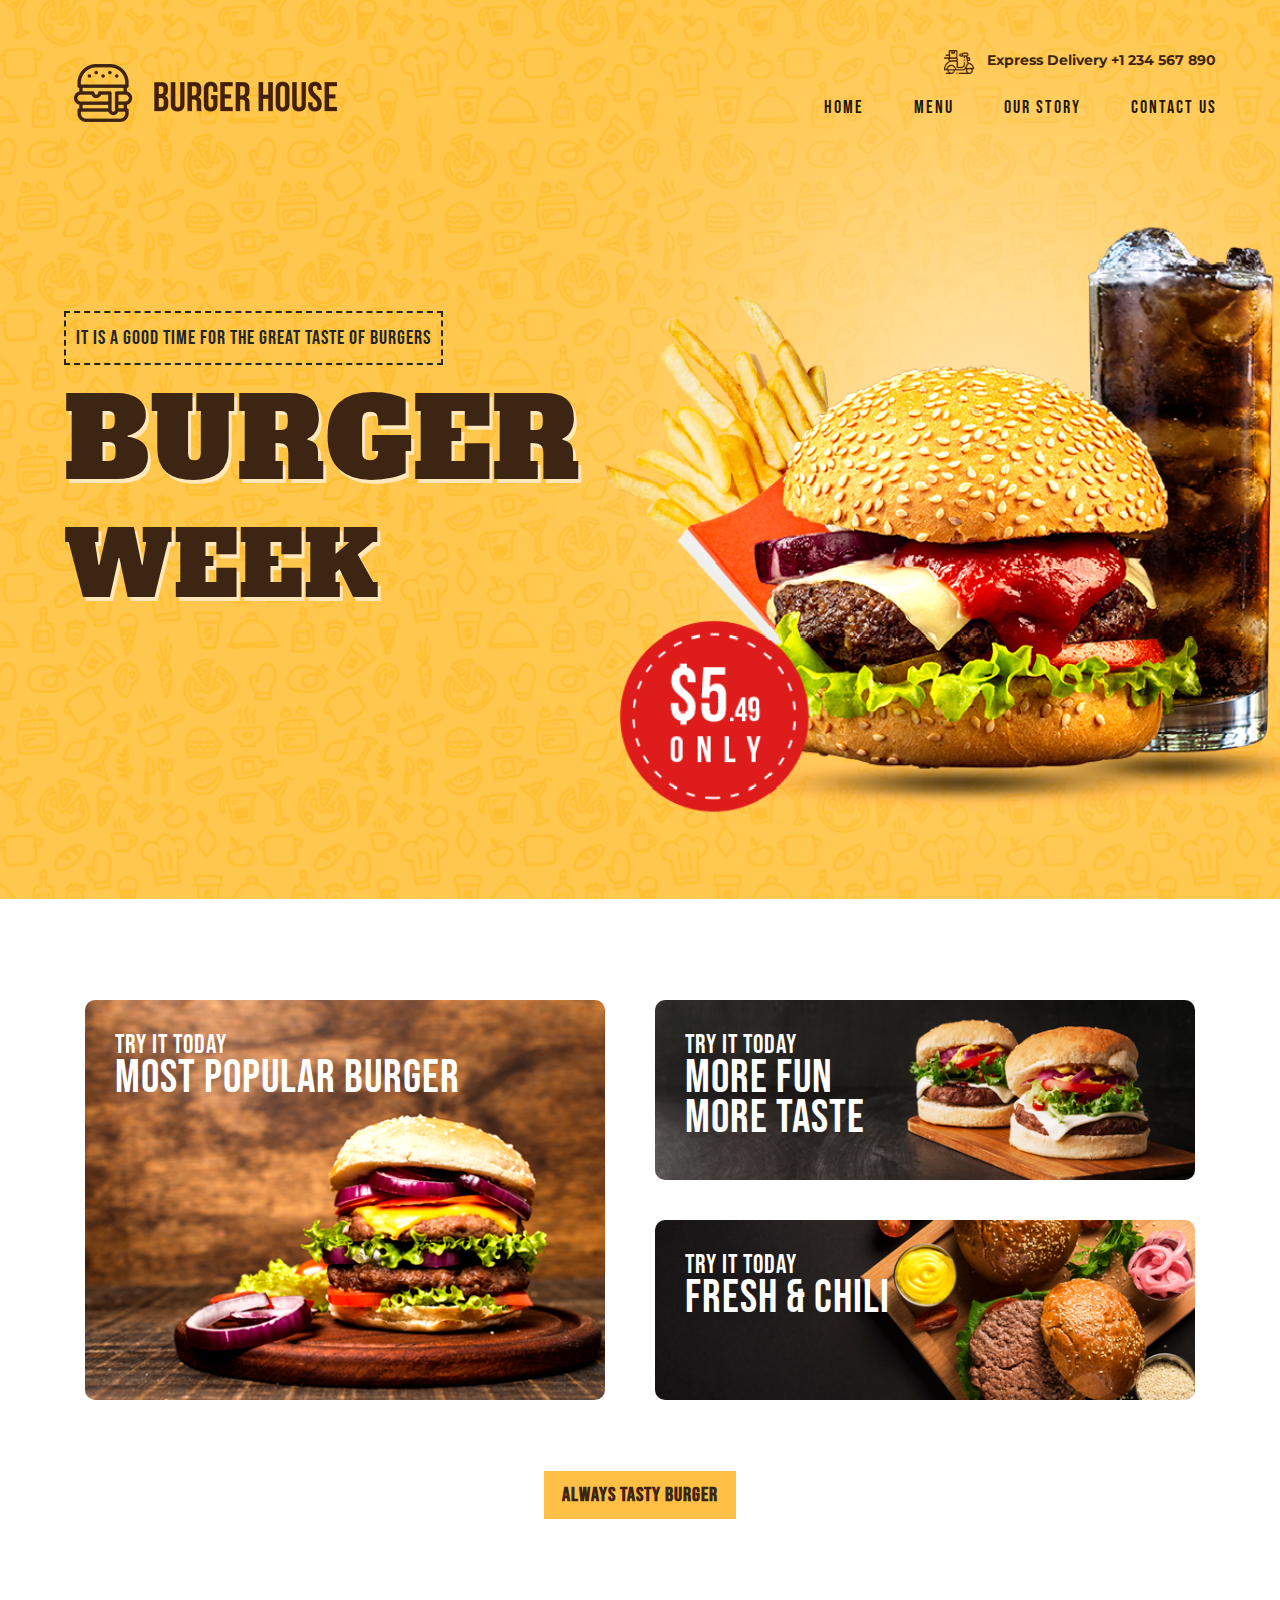
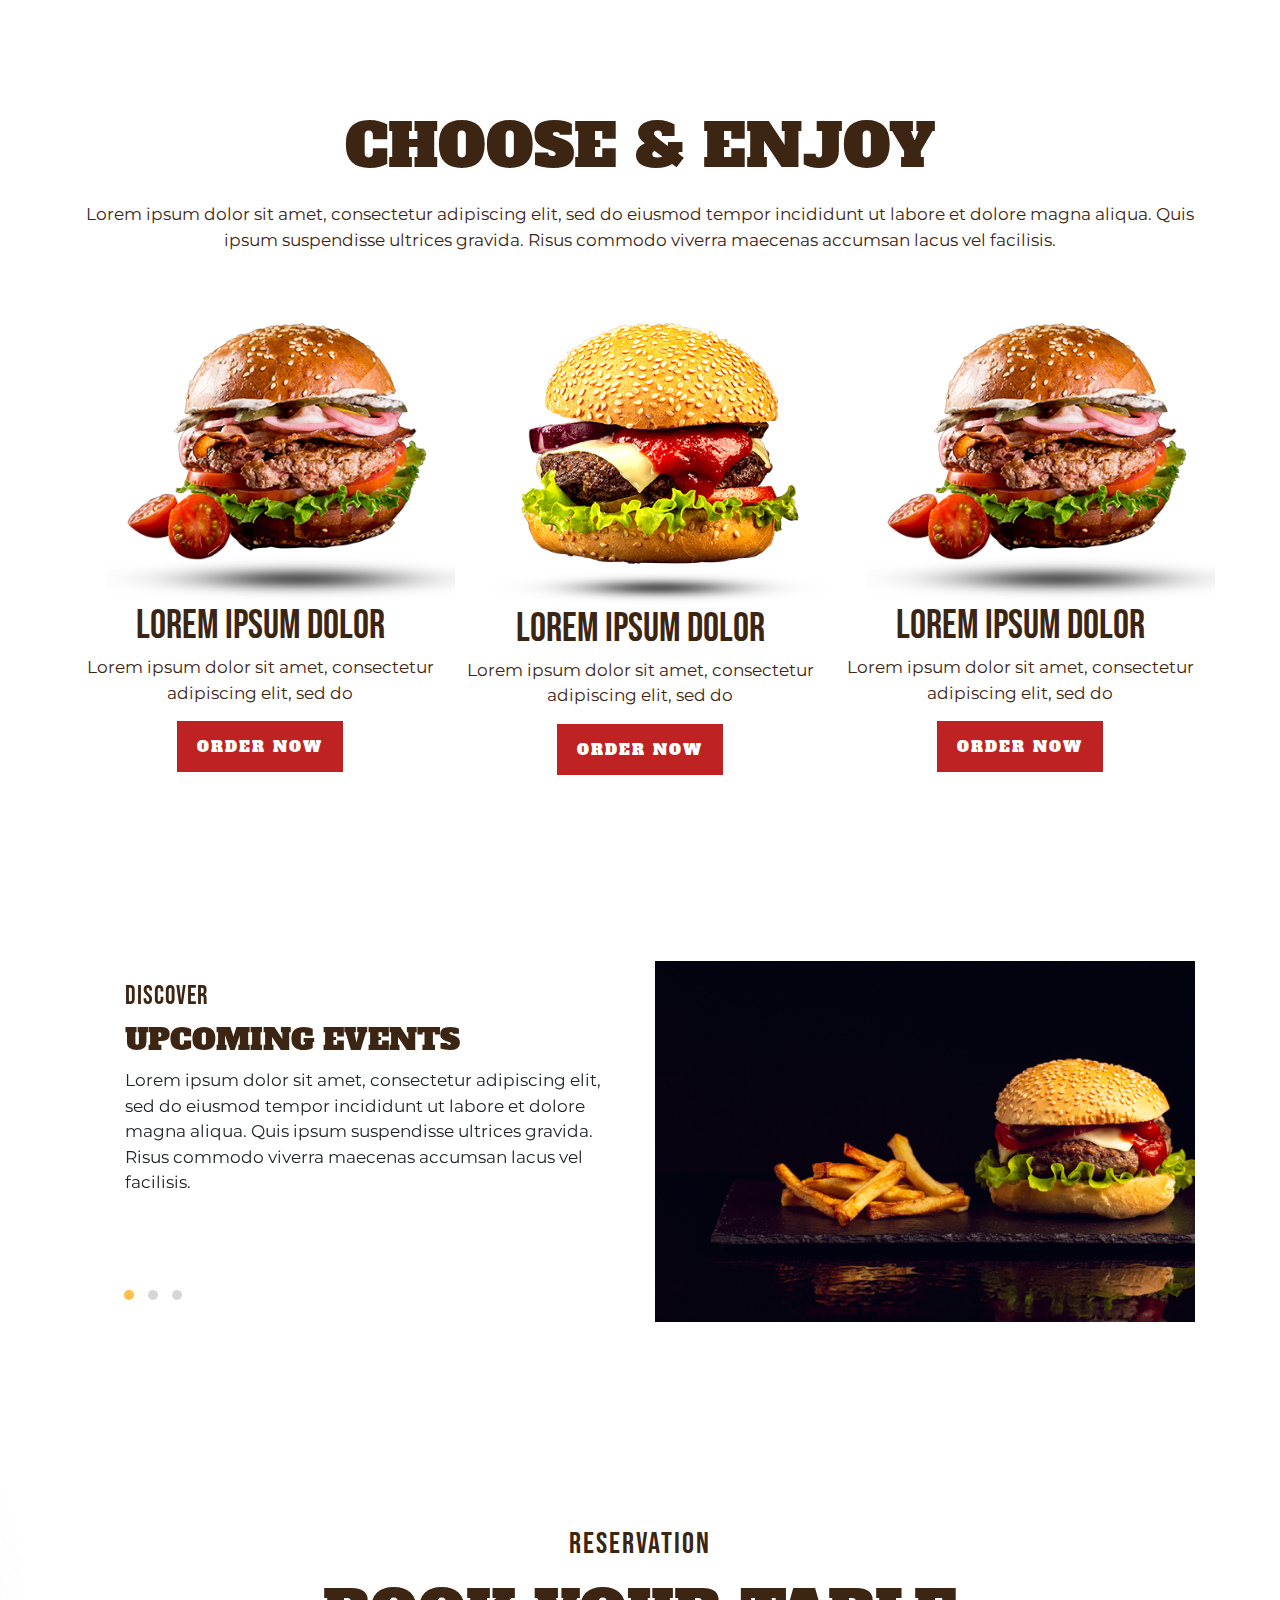
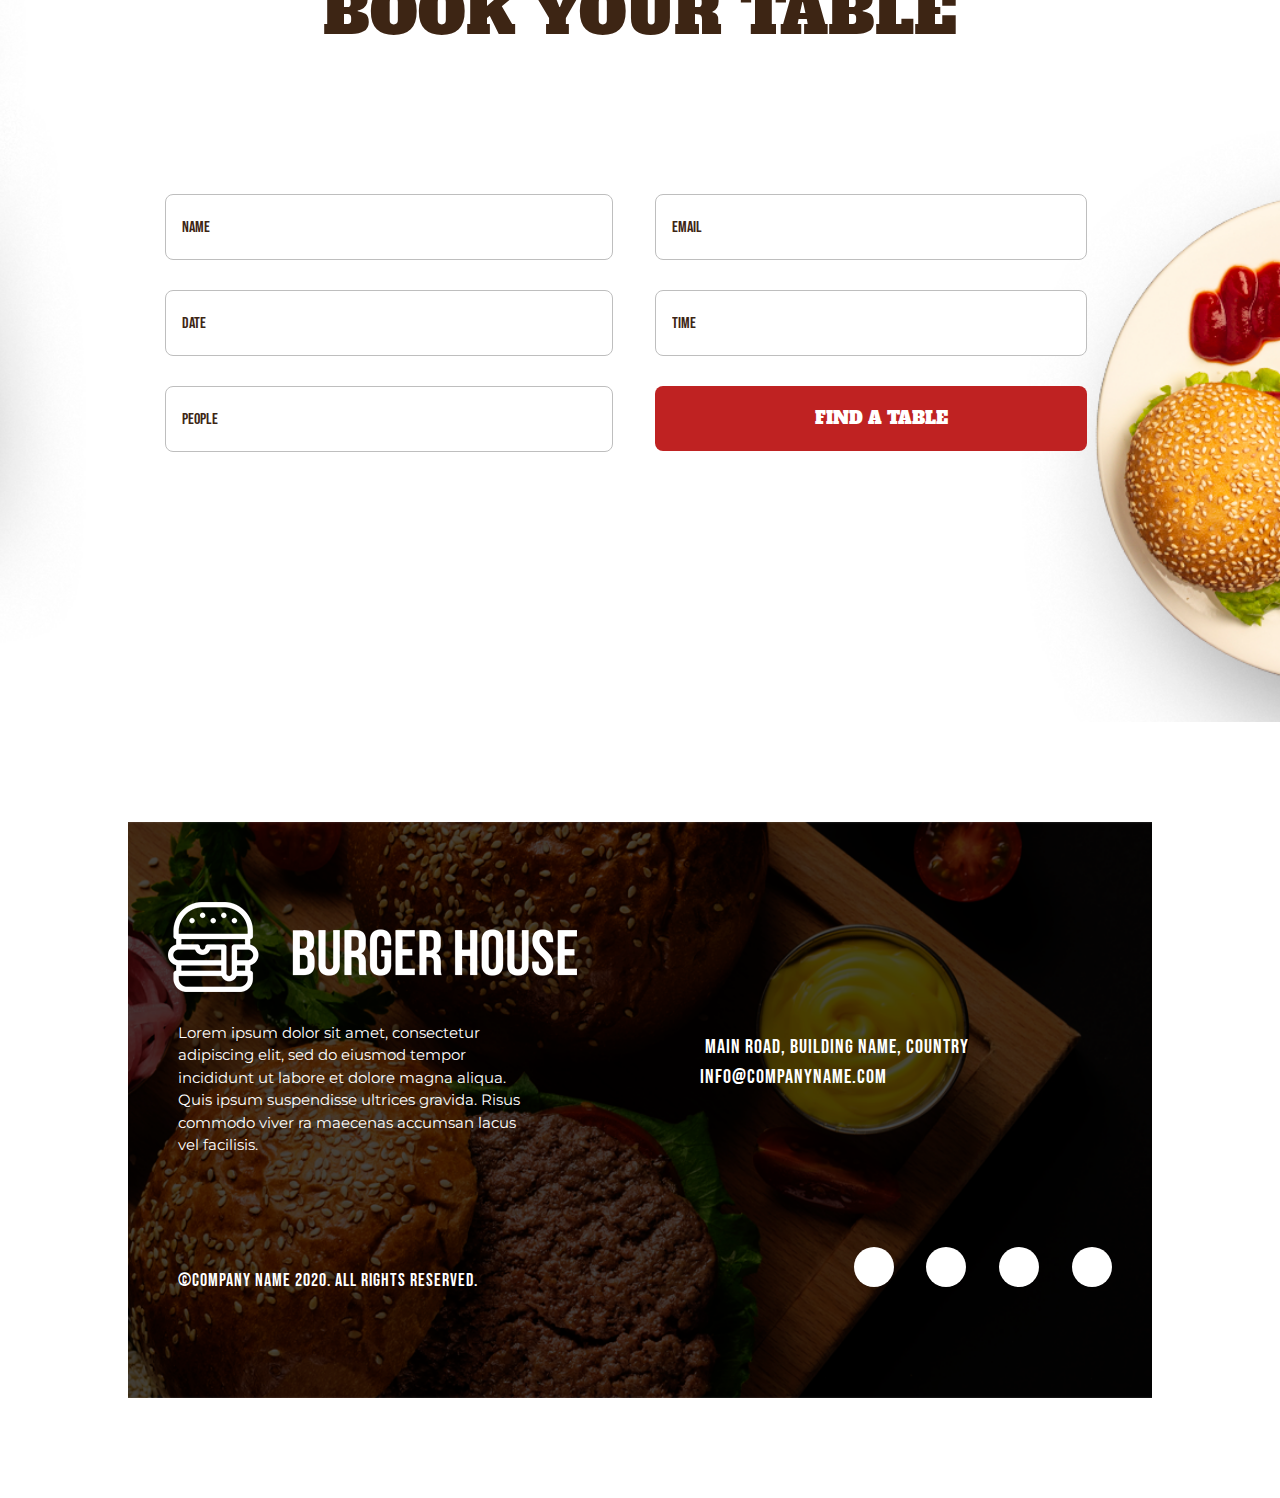
<file: burger_house/burgerHouse.html>
<!doctype html>
<html lang="en">
<head>
    <!-- Required meta tags -->
    <meta charset="utf-8">
    <meta name="viewport" content="width=device-width, initial-scale=1, shrink-to-fit=no">

    <!--    Fontawesome CSS -->
    <link rel="stylesheet" href="https://cdnjs.cloudflare.com/ajax/libs/font-awesome/5.14.0/css/all.min.css"
          integrity="sha512-1PKOgIY59xJ8Co8+NE6FZ+LOAZKjy+KY8iq0G4B3CyeY6wYHN3yt9PW0XpSriVlkMXe40PTKnXrLnZ9+fkDaog=="
          crossorigin="anonymous"/>

    <!-- Bootstrap CSS -->
    <link rel="stylesheet" href="https://stackpath.bootstrapcdn.com/bootstrap/4.3.1/css/bootstrap.min.css"
          integrity="sha384-ggOyR0iXCbMQv3Xipma34MD+dH/1fQ784/j6cY/iJTQUOhcWr7x9JvoRxT2MZw1T" crossorigin="anonymous">

    <!--    Owl Carousel CSS -->
    <link rel="stylesheet" href="css/OwlCarousel/owl.carousel.min.css">
    <link rel="stylesheet" href="css/OwlCarousel/owl.theme.default.min.css">
    <!--    Custom css-->
    <link rel="stylesheet" href="css/style.css">
    <title>Burger House</title>
</head>
<body>
<!--==================================================-->
<!--============= HEADER SECTION STARTS HERE-->
<!--==================================================-->
<header class="header-area">
    <div class="container-hero">
        <div class="row">
            <div class="col-md-12">
                <div class="express-delivery">
                    <img src="img/express.png" alt="" class="express-img">
                    <span class="express-del">Express Delivery +1 234 567 890</span>
                </div>
                <div class="custom-nav">
                    <nav class="navbar navbar-expand-lg navbar-light">
                        <a class="navbar-brand" href="#"><img src="img/logo.png" alt="" class="img-fluid img-logo-primary"></a>
                        <button class="navbar-toggler" type="button" data-toggle="collapse"
                                data-target="#navbarSupportedContent" aria-controls="navbarSupportedContent"
                                aria-expanded="false" aria-label="Toggle navigation">
                            <span class="navbar-toggler-icon"></span>
                        </button>

                        <div class="collapse navbar-collapse" id="navbarSupportedContent">
                            <ul class="navbar-nav ml-auto">
                                <li class="nav-item active">
                                    <a class="nav-link" href="#">Home <span class="sr-only">(current)</span></a>
                                </li>
                                <li class="nav-item active">
                                    <a class="nav-link" href="#">menu <span class="sr-only">(current)</span></a>
                                </li>
                                <li class="nav-item active">
                                    <a class="nav-link" href="#">our story <span class="sr-only">(current)</span></a>
                                </li>
                                <li class="nav-item active">
                                    <a class="nav-link" href="#">contact us <span class="sr-only">(current)</span></a>
                                </li>

                            </ul>

                        </div>
                    </nav>
                </div>
            </div>
        </div>
        <div class="row row-mod-1">
            <div class="col-md-12">
                <div class="hero-info">
                    <p class="hero-info-mod">It is a good time for the great taste of burgers</p>
                    <h1 class="burger">BURGER</h1>
                    <h2 class="week">WEEK</h2>
                </div>

            </div>

        </div>
    </div>

</header>


<!--==================================================-->
<!--============= HEADER SECTION ENDS HERE-->
<!--==================================================-->
<!--==================================================-->
<!--============= CATALOGE SECTION STARTS HERE-->
<!--==================================================-->
<section class="section-catalog">
    <div class="container">
        <div class="row">
            <div class="col-md-6">
                <div class="catalog-left">
                    <div class="catalog-left-info">
                        <h3 class="catalog-tryit">try it today</h3>
                        <h2 class="catalog-popular">most popular burger</h2>
                    </div>
                </div>
            </div>
            <div class="col-md-6">
                <div class="catalog-right-1">
                    <div class="catalog-left-info">
                        <h3 class="catalog-tryit">try it today</h3>
                        <h2 class="catalog-popular">more fun</h2>
                        <h2 class="catalog-popular more-taste">more taste</h2>
                    </div>
                </div>
                <div class="catalog-right-2">
                    <div class="catalog-left-info">
                        <h3 class="catalog-tryit">try it today</h3>
                        <h2 class="catalog-popular">fresh & chili</h2>
                    </div>
                </div>
            </div>
        </div>
        <div class="button">
            <a href="" class="tasty-burger">always tasty burger</a>
        </div>
    </div>
</section>


<!--==================================================-->
<!--============= CATALOGE SECTION ENDS HERE-->
<!--==================================================-->
<!--==================================================-->
<!--============= CHOOSE & ENJOY SECTION STARTS HERE-->
<!--==================================================-->
<section class="section-chooseEnjoy">
    <div class="container">
        <div class="row">
            <div class="col-md-12 chooseEjnoy-info">
                <h1 class="heading-primary">choose & enjoy</h1>
                <p class="chooseEnjoy-intro">Lorem ipsum dolor sit amet, consectetur adipiscing elit, sed do eiusmod
                    tempor incididunt ut labore et dolore magna aliqua. Quis ipsum suspendisse ultrices gravida. Risus
                    commodo viverra maecenas accumsan lacus vel facilisis. </p>
            </div>
        </div>
        <div class="row">
            <div class="col-md-4 burger-info">
                <img src="img/burger1.png" alt="" class="burger-img img-fluid">
                <h2 class="burger-title">Lorem ipsum dolor</h2>
                <p class="burger-desc">Lorem ipsum dolor sit amet, consectetur adipiscing elit, sed do</p>
                <a href="#" class="burger-button">order now</a>
            </div>
            <div class="col-md-4 burger-info">
                <img src="img/burger2.png" alt="" class="burger-img img-fluid burger-img-mod">
                <h2 class="burger-title">Lorem ipsum dolor</h2>
                <p class="burger-desc">Lorem ipsum dolor sit amet, consectetur adipiscing elit, sed do</p>
                <a href="#" class="burger-button">order now</a>
            </div>
            <div class="col-md-4 burger-info">
                <img src="img/burger1.png" alt="" class="burger-img img-fluid">
                <h2 class="burger-title">Lorem ipsum dolor</h2>
                <p class="burger-desc">Lorem ipsum dolor sit amet, consectetur adipiscing elit, sed do</p>
                <a href="#" class="burger-button">order now</a>
            </div>

        </div>
    </div>
</section>
<!--==================================================-->
<!--============= CHOOSE & ENJOY SECTION ENDS HERE-->
<!--==================================================-->

<!--==================================================-->
<!--============= UPCOMING EVENTS SECTION STARTS HERE-->
<!--==================================================-->
<section class="section-upcoming-events">
    <div class="container">
        <div class="owl-carousel owl-theme">
            <div class="uevent">
                <div class="row">
                    <div class="col-md-6">
                        <div class="uevents">
                            <div class="uevents-left">
                                <h3 class="catalog-tryit uevent-discover">discover</h3>
                                <h2 class="catalog-popular uevent-upcoming">upcoming events</h2>
                                <p class="uevent-desc">Lorem ipsum dolor sit amet, consectetur adipiscing elit, sed do
                                    eiusmod tempor incididunt ut labore et dolore magna aliqua. Quis ipsum suspendisse
                                    ultrices gravida. Risus commodo viverra maecenas accumsan lacus vel facilisis. </p>
                            </div>
                        </div>
                    </div>
                    <div class="col-md-6">
                        <img src="img/burger_events.png" alt="" class="img-fluid uevent-img">
                    </div>
                </div>
            </div>
            <div class="uevent">
                <div class="row">
                    <div class="col-md-6">
                        <div class="uevents">
                            <div class="uevents-left">
                                <h3 class="catalog-tryit uevent-discover">discover</h3>
                                <h2 class="catalog-popular uevent-upcoming">upcoming events</h2>
                                <p class="uevent-desc">Lorem ipsum dolor sit amet, consectetur adipiscing elit, sed do
                                    eiusmod tempor incididunt ut labore et dolore magna aliqua. Quis ipsum suspendisse
                                    ultrices gravida. Risus commodo viverra maecenas accumsan lacus vel facilisis. </p>
                            </div>
                        </div>
                    </div>
                    <div class="col-md-6">
                        <img src="img/burger_events.png" alt="" class="img-fluid uevent-img">
                    </div>
                </div>
            </div>
            <div class="uevent">
                <div class="row">
                    <div class="col-md-6">
                        <div class="uevents">
                            <div class="uevents-left">
                                <h3 class="catalog-tryit uevent-discover">discover</h3>
                                <h2 class="catalog-popular uevent-upcoming">upcoming events</h2>
                                <p class="uevent-desc">Lorem ipsum dolor sit amet, consectetur adipiscing elit, sed do
                                    eiusmod tempor incididunt ut labore et dolore magna aliqua. Quis ipsum suspendisse
                                    ultrices gravida. Risus commodo viverra maecenas accumsan lacus vel facilisis. </p>
                            </div>
                        </div>
                    </div>
                    <div class="col-md-6">
                        <img src="img/burger_events.png" alt="" class="img-fluid uevent-img">
                    </div>
                </div>
            </div>
        </div>
    </div>
</section>

<!--==================================================-->
<!--============= UPCOMING EVENTS SECTION ENDS HERE-->
<!--==================================================-->
<!--==================================================-->
<!--============= RESERVE TABLE SECTION STARTS HERE-->
<!--==================================================-->
<section class="section-find-table">
    <div class="container">
        <div class="row">
            <div class="col-md-12">
                <div class="find-table">
                    <p class="find-table-reserve">reservation</p>
                    <h1 class="heading-primary">book your table</h1>
                </div>
            </div>
        </div>
        <form action="#" class="form">
            <div class="row">
                <div class="col-md-6">
                    <div class="form-left">

                        <input type="text" class="form-input" placeholder="NAME">
                        <input type="text" class="form-input" placeholder="DATE">
                        <input type="text" class="form-input" placeholder="PEOPLE">
                    </div>
                </div>
                <div class="col-md-6">
                    <div class="form-right">
                        <input type="text" class="form-input" placeholder="EMAIL">
                        <input type="text" class="form-input" placeholder="TIME">
                        <a href="#" class="button-find-table">find a table</a>
                    </div>
                </div>
            </div>
        </form>
    </div>
</section>


<!--==================================================-->
<!--============= RESERVE TABLE SECTION ENDS HERE-->
<!--==================================================-->

<!--==================================================-->
<!--============= FOOTER SECTION STARTS HERE-->
<!--==================================================-->
<footer class="footer-area">
    <div class="container-footer">
        <div class="footer">
            <div class="row">
                <div class="col-md-12">
                    <div class="about-logo">
                        <img src="img/logo-white.png" alt="" class="img-fluid">
                    </div>
                </div>
            </div>
            <div class="row">
                <div class="col-md-6">
                    <div class="about-info">
                        <p class="about-desc">Lorem ipsum dolor sit amet, consectetur adipiscing elit, sed do eiusmod
                            tempor incididunt ut labore et dolore magna aliqua. Quis ipsum suspendisse ultrices gravida.
                            Risus commodo viver ra maecenas accumsan lacus vel facilisis. </p>
                    </div>
                </div>
                <div class="col-md-6">
                    <div class="about-address">
                        <div class="about-location"><i class="fas fa-map-marker-alt"></i>Main Road, Building Name,
                            Country
                        </div>
                        <div class="about-email"><i class="fas fa-envelope"></i>info@companyname.com</div>
                    </div>
                </div>
            </div>
            <div class="row">
                <div class="col-md-6">
                    <div class="copyright">
                        <p class="copyright-text">&copy;Company Name 2020. All rights reserved.</p>
                    </div>
                </div>
                <div class="col-md-6">
                    <ul class="social">
                        <li class="social-icon"><i class="fab fa-instagram"></i></li>
                        <li class="social-icon"><i class="fab fa-facebook-f"></i></li>
                        <li class="social-icon"><i class="fab fa-twitter"></i></li>
                        <li class="social-icon"><i class="fab fa-whatsapp"></i></li>
                    </ul>
                </div>
            </div>
        </div>
    </div>
</footer>

<!--==================================================-->
<!--============= FOOTER SECTION ENDS HERE-->
<!--==================================================-->


<!-- Optional JavaScript -->
<!-- jQuery first, then Popper.js, then Bootstrap JS -->
<script src="https://code.jquery.com/jquery-3.5.1.min.js"
        integrity="sha256-9/aliU8dGd2tb6OSsuzixeV4y/faTqgFtohetphbbj0=" crossorigin="anonymous"></script>

<script src="https://cdnjs.cloudflare.com/ajax/libs/popper.js/1.14.7/umd/popper.min.js"
        integrity="sha384-UO2eT0CpHqdSJQ6hJty5KVphtPhzWj9WO1clHTMGa3JDZwrnQq4sF86dIHNDz0W1"
        crossorigin="anonymous"></script>
<script src="https://stackpath.bootstrapcdn.com/bootstrap/4.3.1/js/bootstrap.min.js"
        integrity="sha384-JjSmVgyd0p3pXB1rRibZUAYoIIy6OrQ6VrjIEaFf/nJGzIxFDsf4x0xIM+B07jRM"
        crossorigin="anonymous"></script>

<script src="js/OwlCarousel/owl.carousel.min.js"></script>

<script src="js/custom.js"></script>

</body>
</html>
</file>
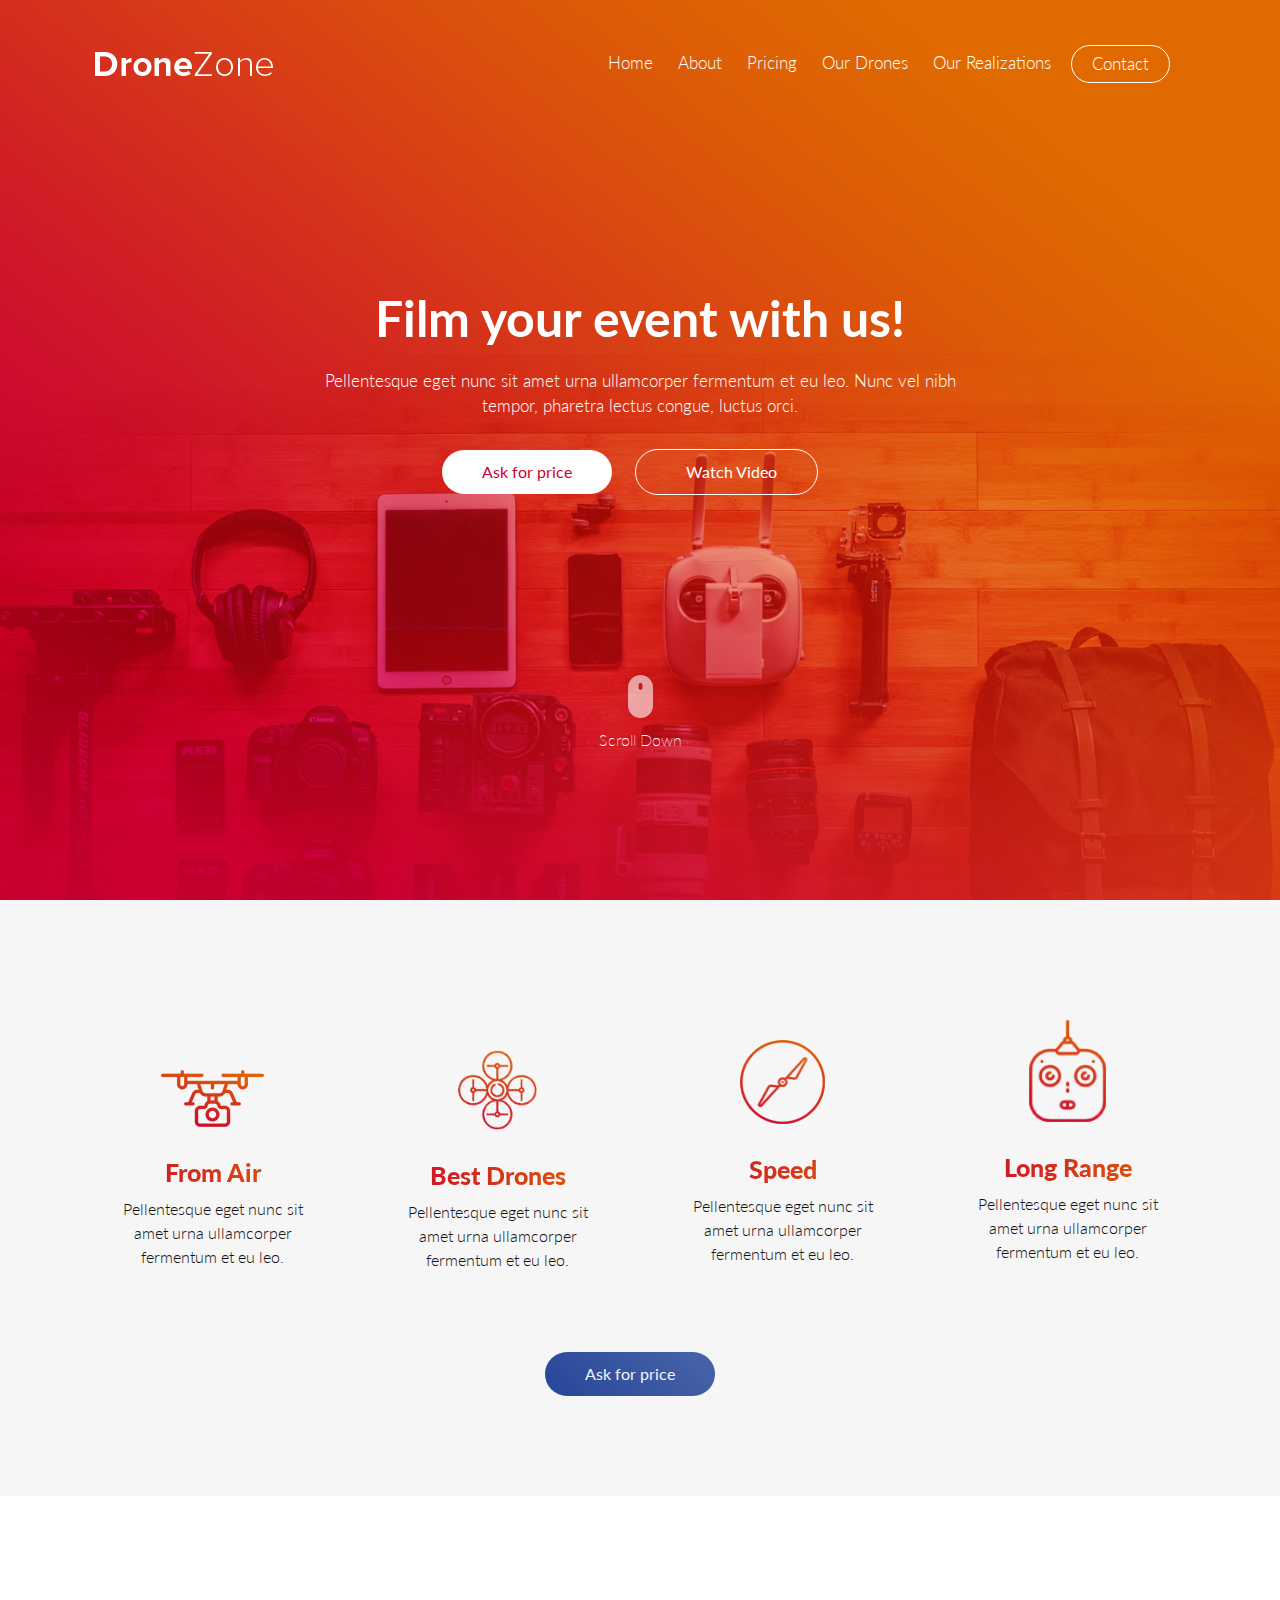
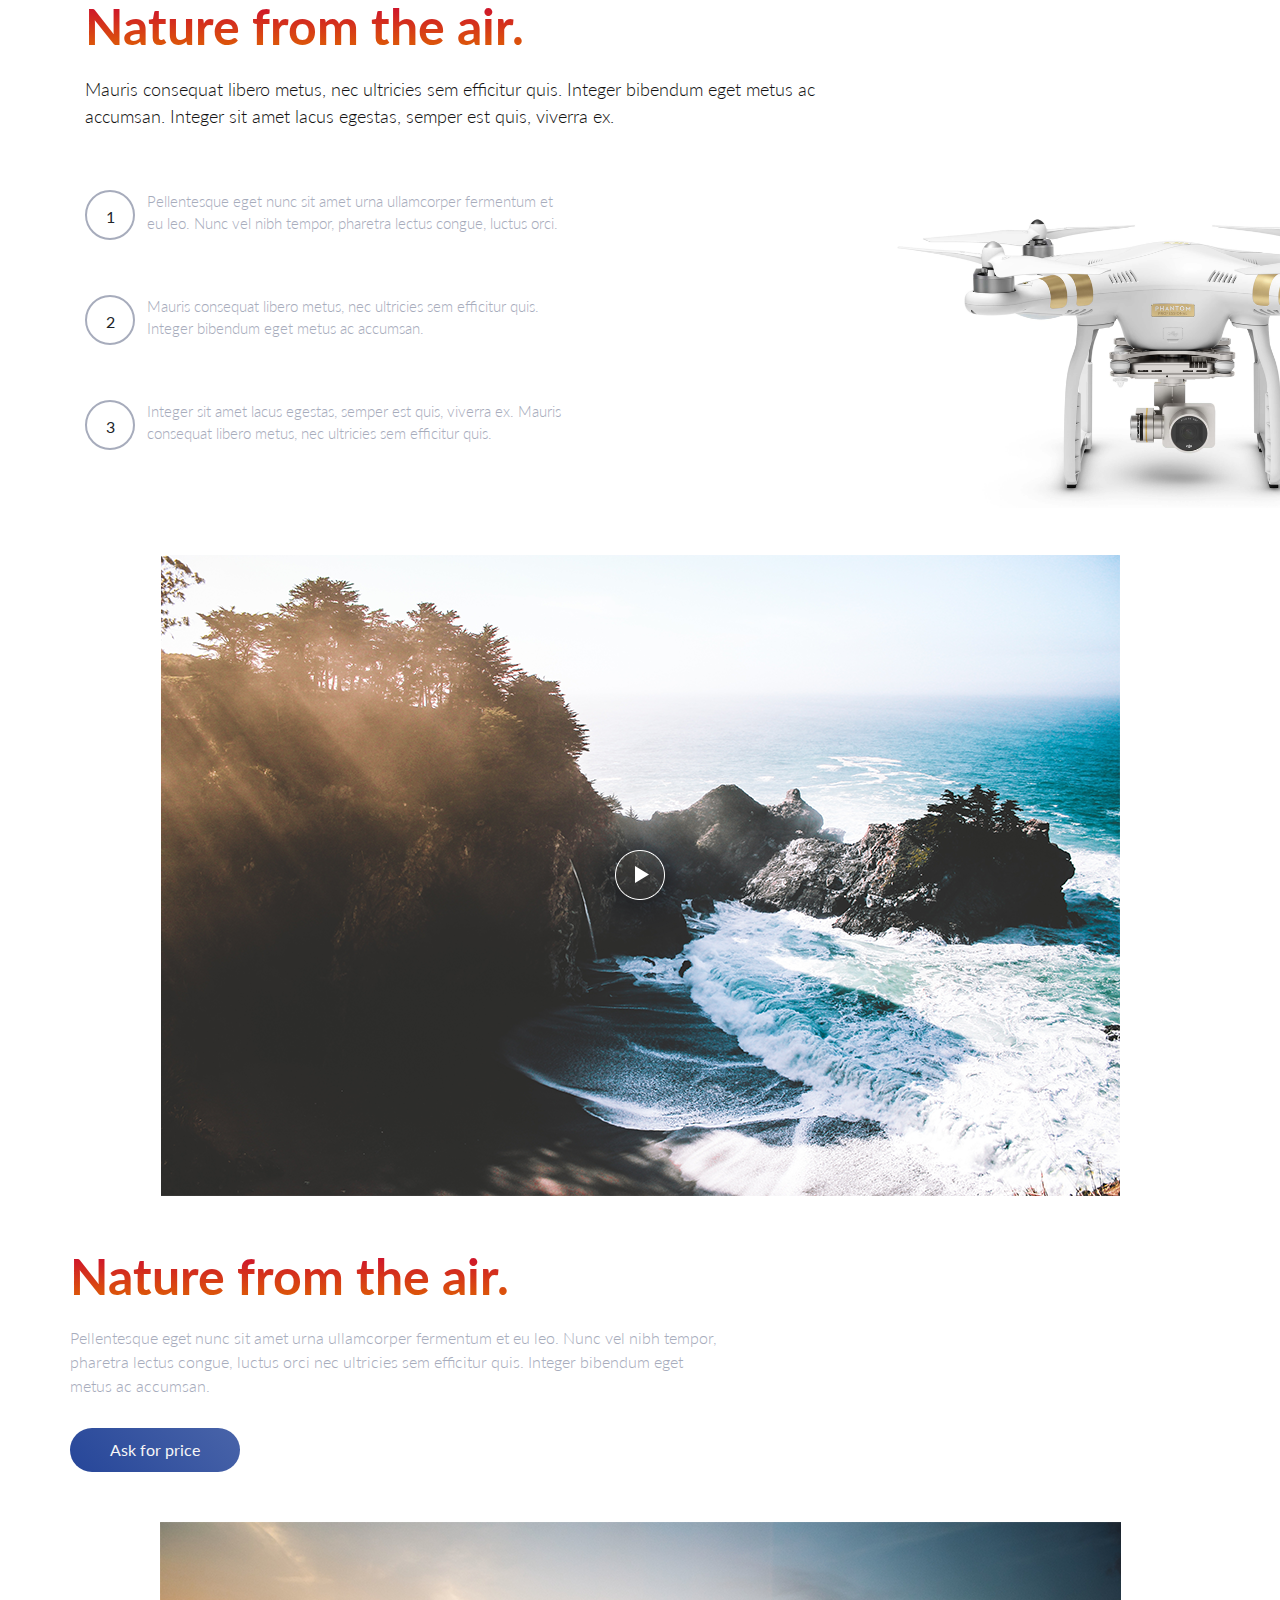
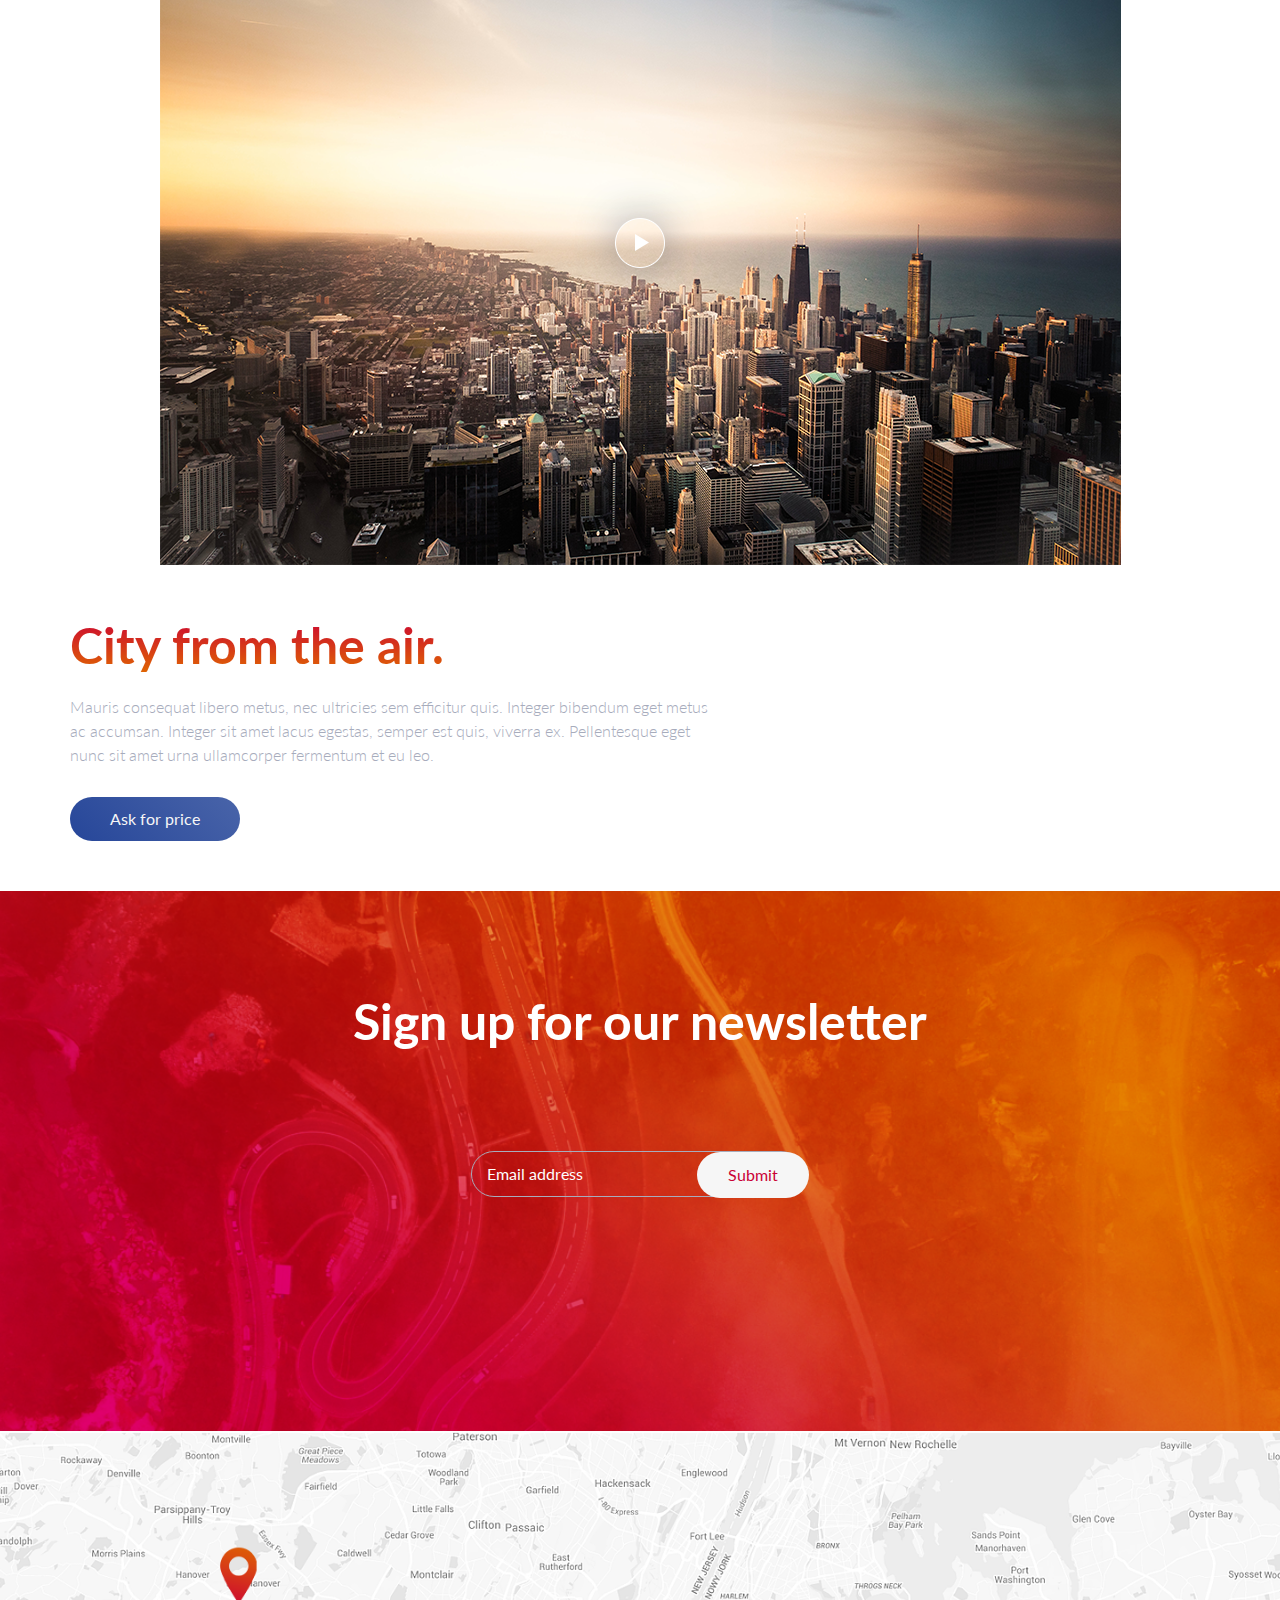
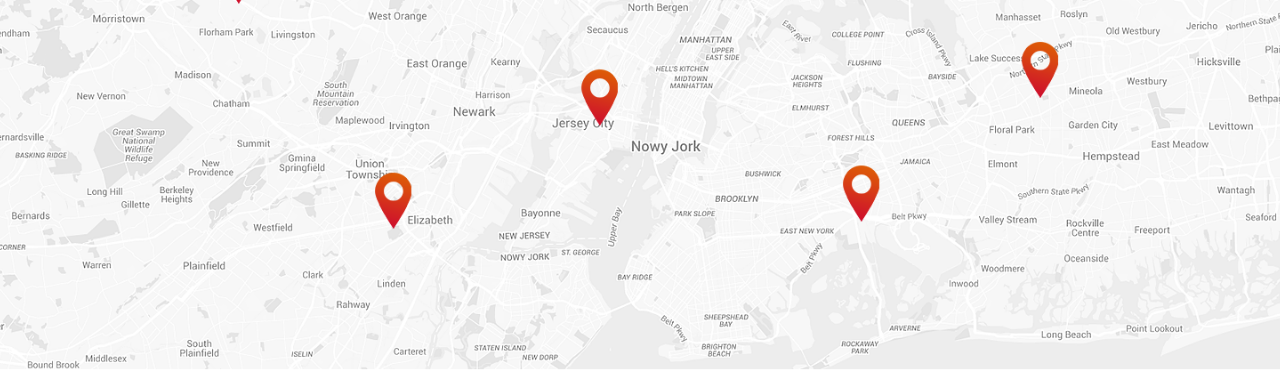
<file: dronezone/dronezone.html>
<!doctype html>
<html lang="en">
<head>
    <!-- Required meta tags -->
    <meta charset="utf-8">
    <meta name="viewport" content="width=device-width, initial-scale=1, shrink-to-fit=no">


    <!--    Fontawesome CSS-->
    <link rel="stylesheet" href="https://cdnjs.cloudflare.com/ajax/libs/font-awesome/5.14.0/css/all.min.css"
          integrity="sha512-1PKOgIY59xJ8Co8+NE6FZ+LOAZKjy+KY8iq0G4B3CyeY6wYHN3yt9PW0XpSriVlkMXe40PTKnXrLnZ9+fkDaog=="
          crossorigin="anonymous"/>
    <!-- Bootstrap CSS -->
    <link rel="stylesheet" href="https://stackpath.bootstrapcdn.com/bootstrap/4.5.2/css/bootstrap.min.css"
          integrity="sha384-JcKb8q3iqJ61gNV9KGb8thSsNjpSL0n8PARn9HuZOnIxN0hoP+VmmDGMN5t9UJ0Z" crossorigin="anonymous">


    <!--    Cutsom CSS-->
    <link rel="stylesheet" href="css/dronezone.css">
    <title>DroneZone</title>
</head>
<body>
<!--============================================-->
<!--==========HEADER AREA STARTS HERE-->
<!--============================================-->
<header class="header-area">
    <div class="container">

        <div class="res-menu">
            <nav class="navbar navbar-expand-lg navbar-light">
                <a class="navbar-brand" href="#"><img src="img/logo.png" alt="" class="img-fluid"></a>
                <button class="navbar-toggler" type="button" data-toggle="collapse"
                        data-target="#navbarSupportedContent"
                        aria-controls="navbarSupportedContent" aria-expanded="false" aria-label="Toggle navigation">
                    <span class="navbar-toggler-icon"></span>
                </button>

                <div class="collapse navbar-collapse" id="navbarSupportedContent">
                    <ul class="navbar-nav ml-auto">
                        <li class="nav-item active">
                            <a class="nav-link" href="#">Home </a>
                        </li>
                        <li class="nav-item active">
                            <a class="nav-link" href="#">About </a>
                        </li>
                        <li class="nav-item active">
                            <a class="nav-link" href="#">Pricing </a>
                        </li>
                        <li class="nav-item active">
                            <a class="nav-link" href="#">Our Drones</a>
                        </li>
                        <li class="nav-item active">
                            <a class="nav-link" href="#">Our Realizations</a>
                        </li>
                        <li class="nav-item active ">
                            <a class="nav-link nav-link-circle" href="#">Contact</a>
                        </li>

                    </ul>

                </div>
            </nav>
        </div>
    </div>
    <div class="container">
        <div class="row">
            <div class="col-md-12">
                <div class="hero">
                    <h1 class="heading-primary hero-header">Film your event with us! </h1>
                    <p class="hero-description">Pellentesque eget nunc sit amet urna ullamcorper fermentum et eu leo.
                        Nunc vel nibh tempor, pharetra lectus congue, luctus orci.</p>
                    <a href="#" class="btn-mod btn-white hero-btn-1">Ask for price</a>
                    <a href="" class="btn-mod btn-transparent hero-btn-2"><i class="fas fa-play"></i>Watch Video</a>
                </div>

                <div class="scroll-down">
                    <img src="img/scroll.png" alt="" class="img-fluid img-scroll">
                    <p class="scroll-text">Scroll Down</p>
                </div>
            </div>
        </div>
    </div>
</header>
<!--============================================-->
<!--==========HEADER AREA ENDS HERE-->
<!--============================================-->


<!--============================================-->
<!--==========SECTION DRONE FEATURE STARTS HERE-->
<!--============================================-->
<section class="section-drone-feature">
    <div class="container">
        <div class="row fromAir-row">
            <div class="col-md-3">
                <div class="fromAir">
                    <img src="img/fromAir.png" alt="" class="img-fluid img-fromAir">
                    <h3 class="feature-heading">From Air</h3>
                    <p class="feature-description">Pellentesque eget nunc sit amet urna ullamcorper fermentum et eu
                        leo.</p>
                </div>
            </div>
            <div class="col-md-3">
                <div class="fromAir">
                    <img src="img/drone-2.png" alt="" class="img-fluid img-bestDrone">
                    <h3 class="feature-heading">Best Drones</h3>
                    <p class="feature-description">Pellentesque eget nunc sit amet urna ullamcorper fermentum et eu
                        leo.</p>
                </div>
            </div>
            <div class="col-md-3">
                <div class="fromAir">
                    <img src="img/speed.png" alt="" class="img-fluid img-speed">
                    <h3 class="feature-heading">Speed</h3>
                    <p class="feature-description">Pellentesque eget nunc sit amet urna ullamcorper fermentum et eu
                        leo.</p>
                </div>
            </div>
            <div class="col-md-3">
                <div class="fromAir">
                    <img src="img/longRange.png" alt="" class="img-fluid img-longRange">
                    <h3 class="feature-heading">Long Range</h3>
                    <p class="feature-description">Pellentesque eget nunc sit amet urna ullamcorper fermentum et eu
                        leo.</p>
                </div>
            </div>

        </div>
        <div class="row">
            <div class="col-md-12 blue-btn-col">
                <a href="#" class="btn-mod btn-blue">Ask for price</a>
            </div>
        </div>
    </div>
</section>
<!--============================================-->
<!--==========SECTION DRONE FEATURE ENDS HERE-->
<!--============================================-->

<!--====================================================-->
<!--==========SECTION DRONE SPECIFICATION STARTS HERE-->
<!--====================================================-->

<section class="section-drone-specification">
    <div class="container">
        <div class="row">
            <div class="col-md-8">
                <div class="drone-specification-info">
                    <h1 class="heading-primary heading-primary-mod">Nature from the air.</h1>
                    <p class="specification-description">Mauris consequat libero metus, nec ultricies sem efficitur
                        quis. Integer bibendum eget metus ac accumsan. Integer sit amet lacus egestas, semper est quis,
                        viverra ex.</p>
                </div>

                <div class="row">
                    <div class="col-md-8">
                        <div class="features feature-1">
                            <div class="row feature-row">
                                <div class="col-md-1">
                                    <div class="feature-num"><span class="feature-num-mod">1</span></div>
                                </div>
                                <div class="col-md-11">
                                    <div class="feature-des"><p class="feature-des-mod">Pellentesque eget nunc sit amet
                                        urna ullamcorper fermentum et eu leo. Nunc vel nibh tempor, pharetra lectus
                                        congue, luctus orci.</p></div>
                                </div>
                            </div>
                            <div class="row feature-row">
                                <div class="col-md-1">
                                    <div class="feature-num"><span class="feature-num-mod">2</span></div>
                                </div>
                                <div class="col-md-11">
                                    <div class="feature-des"><p class="feature-des-mod">Mauris consequat libero metus, nec ultricies sem efficitur quis. Integer bibendum eget metus ac accumsan.</p></div>
                                </div>
                            </div>
                            <div class="row feature-row">
                                <div class="col-md-1">
                                    <div class="feature-num"><span class="feature-num-mod">3</span></div>
                                </div>
                                <div class="col-md-11">
                                    <div class="feature-des"><p class="feature-des-mod">Integer sit amet lacus egestas, semper est quis, viverra ex. Mauris consequat libero metus, nec ultricies sem efficitur quis.</p></div>
                                </div>
                            </div>


                        </div>
                    </div>

                   
                </div>

            </div>
        </div>
    </div>
    <img src="img/drone.png" alt="" class="img-fluid img-drone">
</section>


<!--====================================================-->
<!--==========SECTION DRONE SPECIFICATION ENDS HERE-->
<!--====================================================-->


<!--=========================================================-->
<!--==========SECTION DRONE DESCRIPTION NATURE STARTS HERE-->
<!--=========================================================-->
<section class="section-drone-description">
    <div class="description">
        <div class="des-img">
            <img src="img/drone-video-1.png" alt="" class="img-fluid img-description">
        </div>
        <div class="des-info">
            <h1 class="heading-primary heading-primary-mod">Nature from the air.</h1>
            <p class="description-info">Pellentesque eget nunc sit amet urna ullamcorper fermentum et eu leo. Nunc vel nibh tempor, pharetra lectus congue, luctus orci nec ultricies sem efficitur quis. Integer bibendum eget metus ac accumsan.</p>
            <a href="#" class="btn-mod btn-blue">Ask for price</a>
        </div>
    </div>
</section>
<!--=========================================================-->
<!--==========SECTION DRONE DESCRIPTION NATURE ENDS HERE-->
<!--=========================================================-->


<!--=========================================================-->
<!--==========SECTION DRONE DESCRIPTION CITY STARTS HERE-->
<!--=========================================================-->
<section class="section-drone-description">
    <div class="description-2">

        <div class="des-info">
            <h1 class="heading-primary heading-primary-mod">City from the air.</h1>
            <p class="description-info">Mauris consequat libero metus, nec ultricies sem efficitur quis. Integer bibendum eget metus ac accumsan. Integer sit amet lacus egestas, semper est quis, viverra ex. Pellentesque eget nunc sit amet urna ullamcorper fermentum et eu leo. </p>
            <a href="#" class="btn-mod btn-blue">Ask for price</a>
        </div>
        <div class="des-img">
            <img src="img/drone-video-2.png" alt="" class="img-fluid img-description">
        </div>
    </div>
</section>
<!--=========================================================-->
<!--==========SECTION DRONE DESCRIPTION CITY ENDS HERE-->
<!--=========================================================-->


<!--====================================================-->
<!--==========SECTION DRONE NEWSLETTER STARTS HERE-->
<!--====================================================-->
<section class="section-newsletter">
    <div class="container">
        <div class="row">
            <div class="col-md-12">
                <div class="newsletter">
                    <h1 class="heading-primary newsletter-header">Sign up for our newsletter</h1>
                    <div class="form-area">
                        <form action="#" class="form-area">
                            <input type="text" class="form-input" placeholder="Email address">
                            <input type="submit" class="btn btn-submit">
                        </form>
                    </div>
                </div>
            </div>
        </div>
    </div>
</section>
<!--====================================================-->
<!--==========SECTION DRONE NEWSLETTER ENDS HERE-->
<!--====================================================-->


<!--====================================================-->
<!--==========SECTION DRONE MAP STARTS HERE-->
<!--====================================================-->
<section class="section-map">

</section>
<!--====================================================-->
<!--==========SECTION DRONE MAP ENDS HERE-->
<!--====================================================-->


<!-- Optional JavaScript -->
<!-- jQuery first, then Popper.js, then Bootstrap JS -->
<script src="https://code.jquery.com/jquery-3.5.1.slim.min.js"
        integrity="sha384-DfXdz2htPH0lsSSs5nCTpuj/zy4C+OGpamoFVy38MVBnE+IbbVYUew+OrCXaRkfj"
        crossorigin="anonymous"></script>
<script src="https://cdn.jsdelivr.net/npm/popper.js@1.16.1/dist/umd/popper.min.js"
        integrity="sha384-9/reFTGAW83EW2RDu2S0VKaIzap3H66lZH81PoYlFhbGU+6BZp6G7niu735Sk7lN"
        crossorigin="anonymous"></script>
<script src="https://stackpath.bootstrapcdn.com/bootstrap/4.5.2/js/bootstrap.min.js"
        integrity="sha384-B4gt1jrGC7Jh4AgTPSdUtOBvfO8shuf57BaghqFfPlYxofvL8/KUEfYiJOMMV+rV"
        crossorigin="anonymous"></script>
</body>
</html>
</file>
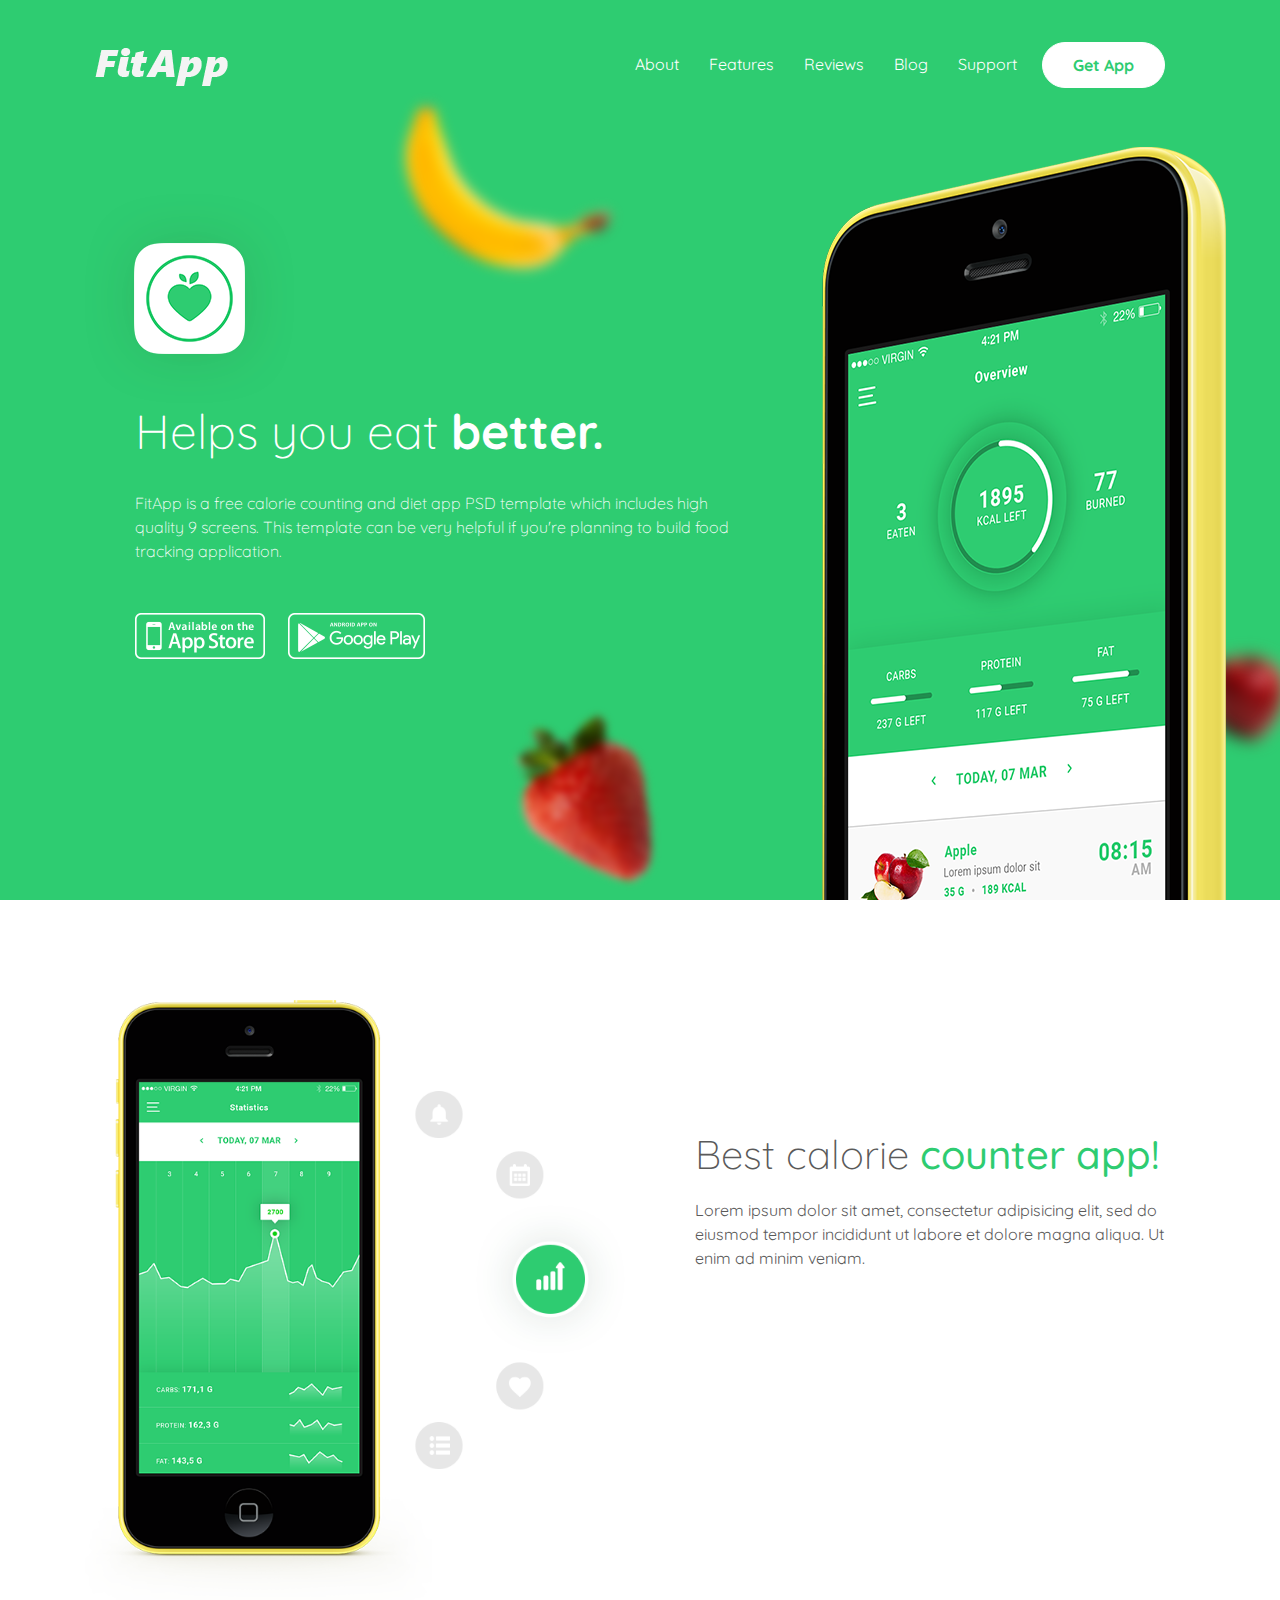
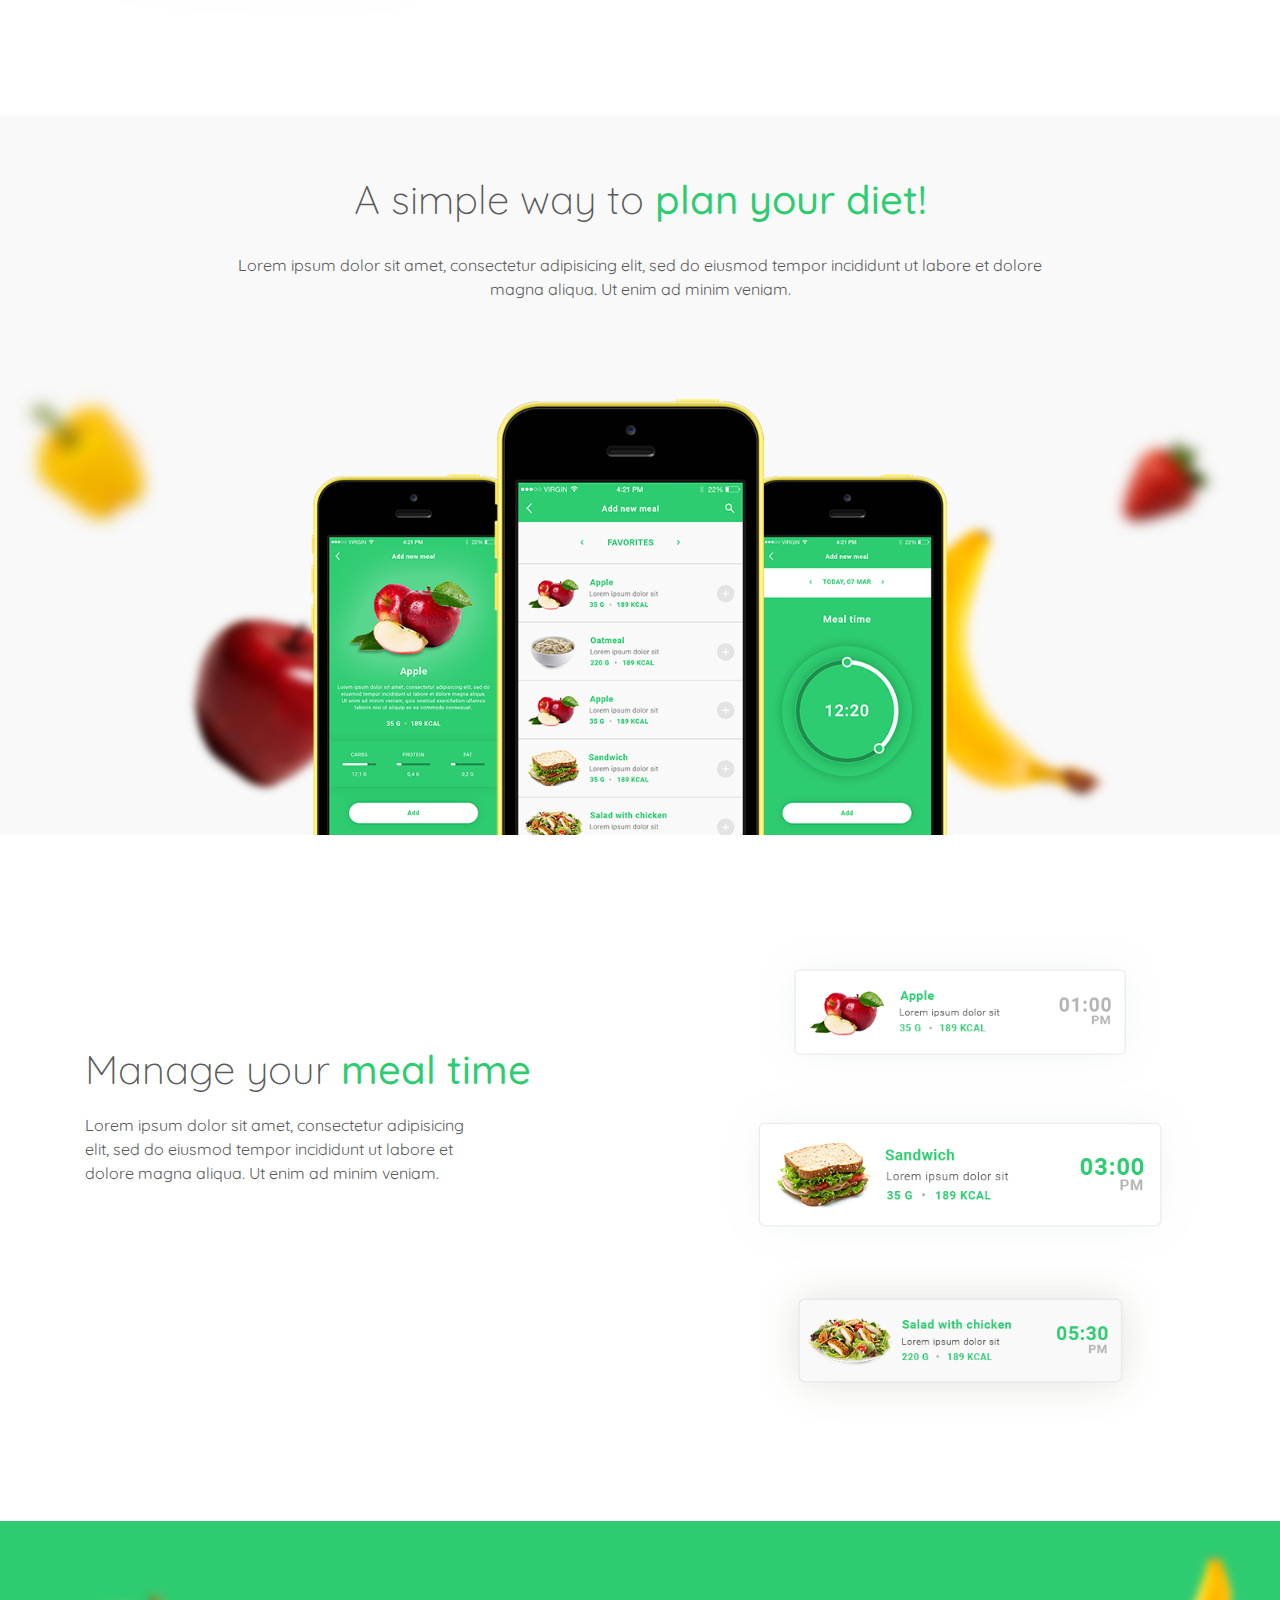
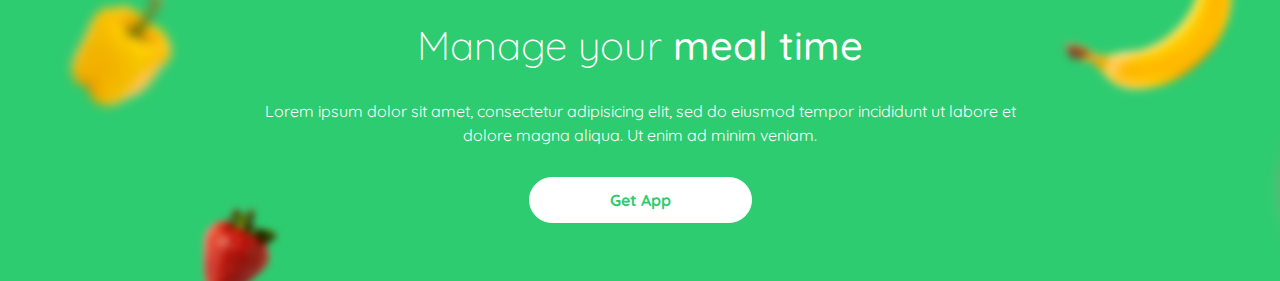
<file: FitApp/fitapp.html>
<!doctype html>
<html lang="en">
<head>
    <!-- Required meta tags -->
    <meta charset="utf-8">
    <meta name="viewport" content="width=device-width, initial-scale=1, shrink-to-fit=no">

    <!--    Fontawesome CSS-->
    <link rel="stylesheet" href="https://cdnjs.cloudflare.com/ajax/libs/font-awesome/5.14.0/css/all.min.css"
          integrity="sha512-1PKOgIY59xJ8Co8+NE6FZ+LOAZKjy+KY8iq0G4B3CyeY6wYHN3yt9PW0XpSriVlkMXe40PTKnXrLnZ9+fkDaog=="
          crossorigin="anonymous"/>
    <!-- Bootstrap CSS -->
    <link rel="stylesheet" href="https://stackpath.bootstrapcdn.com/bootstrap/4.5.2/css/bootstrap.min.css"
          integrity="sha384-JcKb8q3iqJ61gNV9KGb8thSsNjpSL0n8PARn9HuZOnIxN0hoP+VmmDGMN5t9UJ0Z" crossorigin="anonymous">


<!--    Custom CSS-->
    <link rel="stylesheet" href="css/fitapp.css">
    <title>FitApp</title>
</head>
<body>
<!--=======================================================-->
<!--=============Header area starts here-->
<!--=======================================================-->
<header class="header-area">
    <div class="container">
        <div class="row">
            <div class="col-md-12">
                <div class="menu-bar">
                    <nav class="navbar navbar-expand-lg navbar-light">
                        <a class="navbar-brand" href="#"><img src="img/logo.png" alt="" class="img-fluid"></a>
                        <button class="navbar-toggler" type="button" data-toggle="collapse" data-target="#navbarSupportedContent" aria-controls="navbarSupportedContent" aria-expanded="false" aria-label="Toggle navigation">
                            <span class="navbar-toggler-icon"></span>
                        </button>

                        <div class="collapse navbar-collapse" id="navbarSupportedContent">
                            <ul class="navbar-nav ml-auto">
                                <li class="nav-item active">
                                    <a class="nav-link" href="#">About</a>
                                </li>
                                <li class="nav-item active">
                                    <a class="nav-link" href="#">Features</a>
                                </li>
                                <li class="nav-item active">
                                    <a class="nav-link" href="#">Reviews</a>
                                </li>
                                <li class="nav-item active">
                                    <a class="nav-link" href="#">Blog</a>
                                </li>
                                <li class="nav-item active">
                                    <a class="nav-link" href="#">Support</a>
                                </li>
                                <li class="nav-item active">
                                    <a class="nav-link nav-link-circle" href="#">Get App</a>
                                </li>

                               
                               
                            </ul>
                           
                        </div>
                    </nav>
                </div>
            </div>
        </div>
    </div>
    <div class="container">
        <div class="row">
            <div class="col-md-12">
                <div class="app-hero-section">
                    <div class="app-logo">
                        <img src="img/app-icon.png" alt="" class="img-fluid img-app-logo">
                    </div>
                    <h1 class="app-header">Helps you eat <span class="app-header-mod">better.</span></h1>
                    <p class="app-hero-description">FitApp is a free calorie counting and diet app PSD template which includes high quality 9 screens. This template can be very helpful if you're planning to build food tracking application. </p>
                    <div class="app-hero-store">
                        <a href="#"><img src="img/app-store.png" alt="" class="img-fluid app-store"></a>
                        <a href="#"> <img src="img/google-play.png" alt="" class="img-fluid play-store"></a>
                    </div>
                </div>
            </div>
        </div>
    </div>
</header>
<!--=======================================================-->
<!--=============Header area ends here-->
<!--=======================================================-->
<!--=======================================================-->
<!--=============Section app feature starts here-->
<!--=======================================================-->
<section class="section-app-feature">
<div class="container">
    <div class="row">
        <div class="col-md-6">
            <div class="app-feature-img">
                <img src="img/app-feature.png" alt="" class="img-fluid img-app-feature">
            </div>
        </div>
        <div class="col-md-6">
            <div class="app-feature-info">
                <h1 class="heading-primary">Best calorie <span class="heading-primary-mod">counter app!</span></h1>
                <p class="app-feature-des">Lorem ipsum dolor sit amet, consectetur adipisicing elit, sed do eiusmod tempor incididunt ut labore et dolore magna aliqua. Ut enim ad minim veniam.</p>
            </div>
        </div>
    </div>
</div>
</section>
<!--=======================================================-->
<!--=============Section app feature ends here-->
<!--=======================================================-->
<!--=======================================================-->
<!--=============Section diet plan starts here-->
<!--=======================================================-->
<section class="section-diet-plan">
    <div class="container">
        <div class="row">
            <div class="col-md-12">
                <div class="diet-plan">
                    <h1 class="heading-primary">A simple way to <span class="heading-primary-mod">plan your diet!</span></h1>
                    <p class="diet-plan-des">Lorem ipsum dolor sit amet, consectetur adipisicing elit, sed do eiusmod tempor incididunt ut labore et dolore magna aliqua. Ut enim ad minim veniam.</p>
                </div>
            </div>
        </div>
    </div>
</section>
<!--=======================================================-->
<!--=============Section diet plan ends here-->
<!--=======================================================-->
<!--=======================================================-->
<!--=============Section meal time starts here-->
<!--=======================================================-->
<section class="section-meal-time">
    <div class="container">
        <div class="row">
            <div class="col-md-6">
                <div class="meal-time">
                    <h1 class="heading-primary">Manage your <span class="heading-primary-mod">meal time</span></h1>
                    <p class="meal-time-des">Lorem ipsum dolor sit amet, consectetur adipisicing elit, sed do eiusmod tempor incididunt ut labore et dolore magna aliqua. Ut enim ad minim veniam.</p>
                </div>
            </div>
            <div class="col-md-6">
                <div class="meal-time-img">
                    <img src="img/meal-time-1.png" alt="" class="img-fluid img-meal-time-1">
                    <img src="img/meal-time-2.png" alt="" class="img-fluid img-meal-time-2">
                    <img src="img/meal-time-3.png" alt="" class="img-fluid img-meal-time-3">
                </div>
            </div>
        </div>
    </div>
</section>
<!--=======================================================-->
<!--=============Section meal time ends here-->
<!--=======================================================-->
<!--=======================================================-->
<!--=============Section footer starts here-->
<!--=======================================================-->
<footer class="footer-area">
    <div class="container">
        <div class="row">
            <div class="col-md-12">
                <div class="footer">
                    <h1 class="heading-primary footer-header">Manage your <span class="heading-primary-mod footer-header-mod">meal time</span></h1>
                    <p class="meal-time-des footer-des">Lorem ipsum dolor sit amet, consectetur adipisicing elit, sed do eiusmod tempor incididunt ut labore et dolore magna aliqua. Ut enim ad minim veniam.</p>

                    <a href="#" class="footer-btn">Get App</a>
                </div>
            </div>
        </div>
    </div>
</footer>
<!--=======================================================-->
<!--=============Section footer ends here-->
<!--=======================================================-->

<!-- Optional JavaScript -->
<!-- jQuery first, then Popper.js, then Bootstrap JS -->
<script src="https://code.jquery.com/jquery-3.5.1.slim.min.js"
        integrity="sha384-DfXdz2htPH0lsSSs5nCTpuj/zy4C+OGpamoFVy38MVBnE+IbbVYUew+OrCXaRkfj"
        crossorigin="anonymous"></script>
<script src="https://cdn.jsdelivr.net/npm/popper.js@1.16.1/dist/umd/popper.min.js"
        integrity="sha384-9/reFTGAW83EW2RDu2S0VKaIzap3H66lZH81PoYlFhbGU+6BZp6G7niu735Sk7lN"
        crossorigin="anonymous"></script>
<script src="https://stackpath.bootstrapcdn.com/bootstrap/4.5.2/js/bootstrap.min.js"
        integrity="sha384-B4gt1jrGC7Jh4AgTPSdUtOBvfO8shuf57BaghqFfPlYxofvL8/KUEfYiJOMMV+rV"
        crossorigin="anonymous"></script>
</body>
</html>
</file>
<file: css/style.css>
*,
*::before,
*::after {
  margin: 0;
  padding: 0;
}
body {
  margin: 0;
  padding: 0;
  font-family: "Gill Sans", "Gill Sans MT", Calibri, "Trebuchet MS", sans-serif;
}
html {
  font-size: 10px;
}
.container {
  width: 70%;
  margin: auto;
}
.nav {
  background-color: #0c253a;
  text-align: center;
  padding: 2rem;
  height: 4rem;
  line-height: 4rem;
}
.nav__list {
  list-style: none;
}
.nav__list-item {
  display: inline-block;
}
.nav__list-link {
  text-decoration: none;
  font-size: 2rem;
  color: #fff;
  transition: all 0.5s;
}
.nav__list-link:hover {
  font-size: 2.3rem;
}
.nav__list-item:not(:last-child) {
  margin-right: 2rem;
}

.header__area {
  background-image: linear-gradient(
      to right,
      rgba(21, 20, 20, 0.452),
      rgba(12, 10, 10, 0.452)
    ),
    url("../img/back.jpg");

  background-size: cover;
  background-repeat: no-repeat;
  background-position: center;
  height: 92vh;
  display: flex;
  align-items: center;
}
.info {
  display: flex;
  align-items: center;
}
.intro_personal {
  flex-grow: 1;
  color: #fff;
  /* margin-left: 7rem; */
}
.intro_personal .heading {
  text-transform: uppercase;
  font-family: "Gill Sans", "Gill Sans MT", Calibri, "Trebuchet MS", sans-serif;
  letter-spacing: 0.2rem;
}
.intro_personal .heading-primary {
  font-size: 4rem;
  margin: 1.2rem 0;
}
.intro_personal .heading-primary .heading-primary-mod {
  text-transform: lowercase;
  color: #0c253a;
  background-color: #fff;
  padding: 0.5rem;
}
.intro_personal .heading-secondary {
  font-size: 2.8rem;
}
.intro_personal .heading-tertiary {
  font-size: 3.5rem;
}
.intro_photo {
}
.intro-photo-1 {
  width: 50rem;
  border-radius: 38%;
}
.social {
  margin-top: 1.2rem;
  border-top: 1px solid #fff;
  display: inline-block;
  padding-top: 1rem;
}
.social__link i {
  background-color: #fff;
  padding: 1.2rem;
  border-radius: 50%;
  color: #f80f70;
  font-size: 1.5rem;
  margin-right: 0.8rem;
  transition: all 0.5s;
}
.social__link i:hover {
  background-color: #f80f70;
  transform: scale(1.1);
  color: #fff;
}
/* section education */
.section-education {
  padding: 15rem 0;
  background-color: #0c253a;
  color: #fff;
  font-family: "Gill Sans", "Gill Sans MT", Calibri, "Trebuchet MS", sans-serif;
}
.edu_container {
  width: 50%;
  margin: auto;
}
.edu__header {
  text-transform: uppercase;
  font-size: 4rem;
  border-bottom: 1px solid #fff;
  display: inline-block;
  margin-bottom: 5rem;
  padding-bottom: 1rem;
}
.edu_info {
  margin-left: 5rem;
  border-bottom: 1px solid #fff;

  letter-spacing: 0.15rem;
  padding: 3rem 0;
  padding-left: 1rem;
}
.edu_info .edu_time {
  font-size: 1.8rem;
  background-color: rgb(9, 252, 252);
  color: #06365a;
  display: inline-block;
  padding: 1rem;
}
.edu_info .edu_degree {
  font-size: 3rem;
  text-transform: capitalize;
  margin: 1rem 0;
}
.edu_info .edu_school {
  font-size: 2.5rem;
  margin-bottom: 1rem;
}
.edu_info .edu_description {
  font-size: 1.5rem;
  margin-bottom: 1rem;
}

.section-experience {
  padding: 15rem 0;
  background-color: rgb(248, 237, 237);
  color: #0c253a;
  font-family: "Gill Sans", "Gill Sans MT", Calibri, "Trebuchet MS", sans-serif;
}
.ux_header {
  text-transform: uppercase;
  font-size: 4rem;
  border-bottom: 1px solid #0c253a;
  display: inline-block;
  margin-bottom: 5rem;
  padding-bottom: 1rem;
  color: #3e64ff;
}
.ux_info {
  margin-left: 5rem;
  border-bottom: 1px solid #0c253a;
  letter-spacing: 0.15rem;
  padding: 3rem 0;
  padding-left: 1rem;
}
.ux_info .ux_time {
  font-size: 1.8rem;
  background-color: rgb(9, 252, 252);
  color: #06365a;
  display: inline-block;
  padding: 1rem;
}
.ux_info .ux_degree {
  font-size: 3rem;
  text-transform: capitalize;
  margin: 1rem 0;
}
.ux_info .ux_school {
  font-size: 2.5rem;
  margin-bottom: 1rem;
}
.ux_info .ux_description {
  font-size: 1.5rem;
  margin-bottom: 1rem;
}

.section-regLog {
  padding: 15rem 0;
  background-color: #0c253a;
  font-family: "Gill Sans", "Gill Sans MT", Calibri, "Trebuchet MS", sans-serif;
  color: #fff;
}
.row {
  display: flex;
  justify-content: space-evenly;
  align-items: center;
}

.form-title {
  font-size: 4rem;
  color: #3e64ff;
  text-align: center;
  margin-bottom: 2rem;
}
.login {
  background-color: azure;
  padding: 3rem;
  border-radius: 1rem;
}

.form input {
  display: block;
  border: 1px solid #3e64ff;
  padding: 1rem 2.1rem;
  margin-bottom: 2.5rem;
  border-radius: 0.3rem;
  padding-right: 10rem;
}

.btn {
  padding: 0.8rem 2rem;
  cursor: pointer;
  border-radius: 0.3rem;
}
.btn-login {
  background-color: #fff;
  border: 1px solid #06365a;
  color: #06365a;
  transition: all 0.5s;
}
.btn-login:hover {
  background-color: #06365a;
  color: #fff;
}
.btn-reg {
  border: 1px solid transparent;
  background-color: #06365a;
  color: #fff;
  transition: all 0.5s;
}
.btn-reg:hover {
  background-color: #fff;
  border: 1px solid #06365a;
  color: #06365a;
}
.section-gallery {
  text-align: center;
}
.heading-gallery {
  margin: 5rem 0;
  text-transform: uppercase;
  font-size: 4rem;
  border-bottom: 1px solid #0c253a;
  display: inline-block;
  padding-bottom: 1rem;
  color: #3e64ff;
}
.section-gallery img {
  width: 36rem;
  height: 25rem;
  transition: all 0.5s;
}
.section-gallery img:hover {
  transform: scale(1.1);
}
</file>
<file: HeyU/css/style.css>
@import url("https://fonts.googleapis.com/css2?family=Lato:ital,wght@0,100;0,300;0,400;0,700;0,900;1,100;1,300;1,400;1,700;1,900&display=swap");

:root {
  --heyU-font: "Lato", sans-serif;

  --heyU-color-primary-1: #d90647;
  --heyU-color-primary-2: #eb402c;

  --heyU-color-light-1: #fff;
  --heyU-color-light-2: #e7e7e7;

  --heyU-color-grey-1: #f8f8f8;
  --heyU-color-grey-2: #808080;
  --heyU-color-grey-3: #cdc9c9;

  --heyU-color-dark1: #363636;
}

html {
  font-size: 10px;
}

h1,
h2,
h3,
h4,
h5,
h6,
p,
a,
span,
div {
  font-family: var(--heyU-font);
}

.text-center {
  text-align: center;
}

/*================================================*/
/*header section starts here*/
/*================================================*/
.header-area {
  background-image: linear-gradient(
    to bottom,
    var(--heyU-color-primary-1),
    var(--heyU-color-primary-2)
  );
  clip-path: polygon(0 0, 100% 0, 100% 74%, 0 99%);
  height: 100vh;
}

.nav-container {
  width: 90%;
  margin: auto;
}

.navbar {
  padding-top: 4rem;
}

.nav-link {
  font-size: 1.7rem;
  color: var(--heyU-color-light-1) !important;
  font-family: inherit;
  font-weight: 300;
  text-transform: uppercase;
  margin-right: 3rem;
  transition: all 2s;
}

.nav-link:hover {
  text-decoration: line-through;
}

.hero {
  position: absolute;
  top: 5rem;
}

.hero-header {
  font-size: 9rem;
  color: var(--heyU-color-light-1);
  font-weight: bold;
}

.hero-header-mod {
}

.hero-des {
  color: var(--heyU-color-light-1);
  font-size: 2.2rem;
  font-weight: 300;
  margin-top: 1.5rem;
}

.hero-des-mod {
  font-weight: bold;
}

.button-download {
  margin-top: 2rem;

  color: var(--heyU-color-primary-1);
  background-color: var(--heyU-color-light-1);
}

.button-download:hover {
  color: var(--heyU-color-primary-1);
}

.btn-link,
.btn-link:link,
.btn-link:visited {
  text-decoration: none;
  display: inline-block;
}

.hero-img {
  position: absolute;
  top: 16rem;
  right: 22rem;
}

/*================================================*/
/*header section ends here*/
/*================================================*/
/*================================================*/
/*section easy message starts here*/
/*================================================*/
.section-easy-msg {
  position: relative;
  padding: 10rem 0;
}

.easy-msg-img {
}

.img-easy-msg {
}

.easy-msg-info {
  position: absolute;
  top: 50%;
  transform: translateY(-50%);
  margin-left: 3rem;
}

.heading-primary {
  font-size: 7rem;
  font-weight: bold;
}

.heading-primary-mod {
  color: var(--heyU-color-primary-1);
}

.easy-msg-des {
  font-size: 1.7rem;
  margin-top: 2rem;
  font-weight: 400;
  color: var(--heyU-color-grey-2);
}

/*================================================*/
/*section easy message ends here*/
/*================================================*/
/*================================================*/
/*section keep in touch starts here*/
/*================================================*/
.section-keepInTouch {
  padding: 10rem 0;
  border-bottom: 0.1rem solid var(--heyU-color-grey-3);
}

.keepintouch {
  display: flex;
  align-items: center;
}

.kit-info {
  flex-basis: 50%;
}

.keepintouch-des {
  width: 73%;
}

.kit-img {
  margin-left: 7rem;
}

.img-kit {
}

/*================================================*/
/*section keep in touch ends here*/
/*================================================*/
/*================================================*/
/*section what people say starts here*/
/*================================================*/
.section-people-say {
  padding: 25rem 0;
}

.people-say-header {
  text-align: center;
  margin-bottom: 10rem;
}

.qoute {
}

.qoute-1 {
}

.qoute-1-wrap {
  z-index: 3;
  transition: all 0.3s;
}

.qoute-1-wrap:hover {
  margin-top: -2rem;
  box-shadow: 0rem 0rem 1rem var(--heyU-color-grey-3);
}

.qoute-info {
  border: 0.1rem solid var(--heyU-color-grey-3);
  padding: 3rem;
}

.qoute-1-wrap:hover .qoute-info {
  border: 0.1rem solid transparent;
}

.qoute-info:after {
  content: "";
  width: 3rem;
  height: 3rem;
  position: absolute;
  bottom: 7.8rem;
  left: 3.5rem;
  border-left: 0rem solid var(--heyU-color-grey-3);
  border-right: 0.1rem solid var(--heyU-color-grey-3);
  border-top: 0rem solid var(--heyU-color-grey-2);
  border-bottom: 0.1rem solid var(--heyU-color-grey-3);
  transform: rotate(45deg);
  background-color: var(--heyU-color-light-1);
  transition: all 0.3s;
}

.qoute-info:hover:after {
  bottom: 9.8rem;
  border: none;
  box-shadow: 0rem 0rem 1rem var(--heyU-color-grey-3);
}

/*.qoute-info:hover{*/
/*    transform: translateY(-1rem);*/
/*}*/

.qoute-des {
  font-size: 1.8rem;
  margin-bottom: 2rem;
  color: var(--heyU-color-grey-2);
  text-align: justify;
  font-style: italic;
}

.qoute-client-company,
.qoute-client-company:link,
.qoute-client-company:visited {
  text-decoration: none;
  color: var(--heyU-color-primary-1);
  font-size: 1.8rem;
  font-weight: bold;
}

.qoute-angle {
}

.qoute-person {
  display: flex;
  align-items: center;
  margin-top: 2rem;
}

.qoute-1-wrap:hover .qoute-person {
  margin-top: 2rem;
}

.img-qoute-person {
}

.qoute-person-info {
  margin-left: 2rem;
  margin-top: 1.5rem;
}

.qoute-person-name {
  font-size: 1.7rem;
  color: var(--heyU-color-dark1);
}

.qoute-person-designation {
  font-size: 1.5rem;
  color: var(--heyU-color-grey-2);
}

/*================================================*/
/*section what people say ends here*/
/*================================================*/
/*================================================*/
/*section app features starts here*/
/*================================================*/
.section-app-feature {
  background-image: linear-gradient(
    to bottom,
    var(--heyU-color-primary-1),
    var(--heyU-color-primary-2)
  );
  padding: 10rem 0;
  height: 50rem;
}
.section-app-feature-2 {
  background-image: linear-gradient(
    to bottom,
    var(--heyU-color-primary-1),
    var(--heyU-color-primary-2)
  );
  padding: 8rem 0;
}
.app-feature-2 {
  margin-top: 15rem;
}
.feature-1 {
  display: flex;
}
.feature-4 {
  display: flex;
}
.feature-1-desc {
  width: 70%;
  text-align: right;
}
.feature-header {
  color: var(--heyU-color-grey-1);
  font-size: 2.4rem;
}
.feature-1-text {
  color: var(--heyU-color-grey-1);
  font-size: 1.7rem;
  font-weight: 200;
}
.feature-1-img {
  width: 30%;
  text-align: center;
}
.feature-img {
  margin-left: -2.5rem;
  margin-top: -20rem;
}
.feature-img-1 {
  /* margin-left: -2.5rem;
  margin-top: -20rem; */
}
.feature-2 {
  margin-top: 4rem;
}
.feature-3 {
  text-align: left;
}
/* 
.feature-img-mod {
  text-align: right;
}

.feature-info {
  text-align: right;
}

.feature-info-mod {
  text-align: left;
}

.feature-header {
  font-size: 2.3rem;
  color: var(--heyU-color-light-1);
  margin-bottom: 1rem;
  font-weight: bold;
  letter-spacing: 0.1rem;
}

.feature-des {
  font-size: 1.6rem;
  font-weight: 300;
  color: var(--heyU-color-light-1);
}

.row-feature {
  margin-top: 6rem;
}

.feature-image {
  position: relative;
}

.img-feature-image {
  position: absolute;
  top: -57rem;
  left: 75rem;
} */

/*================================================*/
/*section app features ends here*/
/*================================================*/
/*================================================*/
/*section newsletter starts here*/
/*================================================*/

.section-newsletter {
  padding: 20rem 0;
  border-bottom: 0.1rem solid var(--heyU-color-grey-2);
}

.form-area {
  margin-top: 7rem;
}

.form {
}

.form-input {
  width: 35%;
  padding: 1rem 2rem;
  font-size: 1.6rem;
  background-color: var(--heyU-color-grey-1);
  border: 0.1rem solid var(--heyU-color-grey-1);
  border-radius: 4rem;
}

.form-input::placeholder {
}

.form-input:focus {
  outline: none;
}

.button {
  padding: 1rem 2rem;
  font-size: 1.5rem;
  font-weight: bold;
  border-radius: 3rem;
}

.button-submit {
  background-image: linear-gradient(
    to bottom,
    var(--heyU-color-primary-1),
    var(--heyU-color-primary-2)
  );
  border: 0.1rem solid transparent;
  color: var(--heyU-color-light-1);
  padding: 1rem 4rem;
  margin-left: -10rem;
}

/*================================================*/
/*section newsletter ends here*/
/*================================================*/
/*================================================*/
/*section footer starts here*/
/*================================================*/
.footer-area {
  padding: 10rem 0;
}

.img-app-store {
  margin-top: 3rem;
}

/*================================================*/
/*section footer ends here*/
/*================================================*/

/*
  ##Device = Desktops
  ##Screen = 1601px
*/
@media (min-width: 1881px) {
  .section-app-feature-2 {
    display: none;
  }
}

@media (min-width: 1601px) and (max-width: 1880px) {
  /* CSS Code */
  .section-app-feature-2 {
    display: none;
  }
}

/*
  ##Device = Desktops
  ##Screen = 1281px to 1600px
*/

@media (min-width: 1281px) and (max-width: 1600px) {
  /* CSS Code */
  .img-feature-image {
    left: 53rem;
    /*display: none;*/
  }
  .section-app-feature-2 {
    display: none;
  }
}

/*
  ##Device = Laptops, Desktops
  ##Screen = 1025px to 1280px
*/

@media (min-width: 1025px) and (max-width: 1280px) {
  /* CSS Code */
  .hero-header {
    font-size: 8rem;
  }

  .hero-des {
    margin-top: 1.5rem;
  }

  .hero-img {
    top: 18rem;
    right: 6rem;
    width: 35%;
  }

  .heading-primary {
    font-size: 5.5rem;
  }

  .keepintouch-des {
    width: 87%;
  }

  .section-app-feature {
    padding: 6rem 0;
  }
  .section-app-feature-2 {
    display: none;
  }

  .feature-img {
    margin-left: -6.5rem;
    margin-top: -20rem;
  }
}

/*
  ##Device = Tablets, Ipads (portrait)
  ##Screen = 768px to 1024px
*/

@media (min-width: 768px) and (max-width: 1024px) {
  /* CSS Code */
  html {
    font-size: 9px;
  }

  .hero {
    position: absolute;
    top: 20rem;
  }

  .hero-header {
    font-size: 7rem;
  }

  .hero-des {
    margin-top: 1.5rem;
  }

  .hero-img {
    top: 32rem;
    right: 4rem;
    width: 37%;
  }

  .heading-primary {
    font-size: 5.5rem;
  }

  .keepintouch-des {
    width: 100%;
  }

  .section-app-feature {
    display: none;
  }
  .section-app-feature-2 {
    display: block;
  }
  .app-feature-2 {
    margin-top: 2rem;
  }
  .feature-1 {
    display: flex;
  }
  .row-feature {
    margin-top: 4rem;
  }

  .feature-header {
    font-size: 1.8rem;
  }

  .feature-des {
    font-size: 1.6rem;
  }

  .img-feature-image {
    position: absolute;
    top: -52rem;
    left: 36rem;
    width: 35%;
    display: none;
  }

  .form-input {
    width: 50%;
  }
}

/*
  ##Device = Low Resolution Tablets, Mobiles (Landscape)
  ##Screen = 481px to 767px
*/

@media (min-width: 481px) and (max-width: 767px) {
  /* CSS Code */
  html {
    font-size: 8px;
  }

  .header-area {
    background-image: linear-gradient(
      to bottom,
      var(--heyU-color-primary-1),
      var(--heyU-color-primary-2)
    );
    clip-path: polygon(0 0, 100% 0, 100% 85%, 0 99%);
  }

  .hero {
    position: absolute;
    top: 20rem;
  }

  .hero-header {
    font-size: 7rem;
  }

  .hero-des {
    margin-top: 1.5rem;
  }

  .hero-img {
    top: 32rem;
    right: 4rem;
    width: 37%;
    display: none;
  }

  .heading-primary {
    font-size: 5.5rem;
  }
  .easy-msg-info {
    margin-top: 6rem;
  }
  .easy-msg-img {
    width: 75%;
    margin-left: 8rem;
  }
  .keepintouch {
    flex-direction: column-reverse;
  }
  .keepintouch-des {
    width: 100%;
  }
  .kit-info {
    margin-left: 4rem;
  }
  .kit-img {
    margin-left: 0rem;
    width: 75%;
  }
  .qoute-person {
    margin-bottom: 6rem;
  }

  .qoute-1-wrap:hover {
    margin-top: 0rem;
    box-shadow: 0rem 0rem 1rem var(--heyU-color-grey-3);
  }
  .qoute-info:after {
    bottom: 14.2rem;
  }
  .qoute-info:hover:after {
    bottom: 14.2rem;
  }
  .section-app-feature {
    display: none;
  }
  .section-app-feature-2 {
    display: block;
  }

  .feature-1 {
    display: flex;
    flex-direction: column-reverse;
  }
  .feature-1-desc {
    width: 100%;
    text-align: center;
    margin-bottom: 3rem;
  }
  .feature-1-img {
    width: 100%;
    text-align: center;
    margin-bottom: 2rem;
  }
  .feature-4 {
    display: flex;
    flex-direction: column;
  }
  .app-feature-2 {
    margin-top: 4rem;
  }

  .feature-img-1 {
    text-align: center;
  }

  .form-input {
    width: 50%;
  }
}

/*
  ##Device = Most of the Smartphones Mobiles (Portrait)
  ##Screen = 320px to 479px
*/

@media (min-width: 220px) and (max-width: 480px) {
  /* CSS Code */
  .header-area {
    height: 74vh;
  }
  .img-hero {
    display: none;
  }
  .hero-header {
    font-size: 5rem;
  }
  .img-easy-msg {
    margin-bottom: 15rem;
  }
  .easy-msg-info {
    margin-left: 1rem;
  }
  .keepintouch {
    display: flex;
    flex-direction: column-reverse;
  }
  .heading-primary {
    font-size: 3rem;
    font-weight: bold;
  }
  .kit-img {
    margin-left: 0rem;
  }
  .keepintouch-des {
    width: 100%;
  }
  .kit-info {
    margin-left: 2rem;
  }
  .section-people-say {
    padding: 4rem 0;
  }
  .qoute-1 {
    margin-bottom: 5rem;
  }
  .qoute-1-wrap:hover {
    margin-top: 0rem;
    box-shadow: 0rem 0rem 1rem var(--heyU-color-grey-3);
  }
  .qoute-info:after {
    bottom: 12.8rem;
  }
  .qoute-info:hover:after {
    bottom: 12.8rem;
  }
  .section-app-feature {
    display: none;
  }
  .feature-1 {
    display: flex;
    flex-direction: column-reverse;
  }
  .feature-1-desc {
    width: 100%;
    text-align: center;
    margin-bottom: 3rem;
  }
  .feature-1-img {
    width: 100%;
    text-align: center;
    margin-bottom: 2rem;
  }
  .feature-4 {
    display: flex;
    flex-direction: column;
  }
  .app-feature-2 {
    margin-top: 4rem;
  }
  .section-newsletter {
    padding: 8rem 0;
  }
  .form-input {
    width: 100%;
  }
  .button-submit {
    margin-left: 0rem;
    margin-top: 2rem;
  }
}
</file>
<file: minimo/css/style.css>
@import url("https://fonts.googleapis.com/css2?family=Playfair+Display:ital,wght@0,400;0,500;0,600;0,700;0,800;0,900;1,400;1,500;1,600;1,700;1,800;1,900&family=Ubuntu:ital,wght@0,300;0,400;0,500;0,700;1,300;1,400;1,500;1,700&display=swap");

:root {
    --color-heading-1: #626262;
    --color-paragraph-1: #919191;
    --color-grey-1: #b4ad9e;
    --color-grey-2: #f0f0f0;
    --color-black: #000;
    --color-black-1: #333333;


    --font-playfair: 'Playfair Display', sans-serif;
    --font-ubuntu: 'Ubuntu', sans-serif;
}

*,
*:before,
*:after {
    margin: 0;
    padding: 0;
}

html {
    font-size: 10px;

}

h1, h2, h3, h4, h5, h6, a, p {
    font-family: var(--font-playfair);
}

/*===================================================*/
/*header section starts here*/
/*===================================================*/
.navbar {
    margin: 6rem 0;
}

.nav-item {

}

.nav-link {
    text-transform: uppercase !important;
    color: var(--color-heading-1) !important;
    font-size: 1.5rem !important;
    margin-right: 6rem !important;
}

/*===================================================*/
/*header section ends here*/
/*===================================================*/


/*===================================================*/
/*section hero starts here*/
/*===================================================*/
.container-post {
    width: 90%;
    margin: auto;
}

.hero-post {
    padding: 4rem 0;
    margin-bottom: 8rem;
}

.heading-primary {
    margin-bottom: 3rem;
    font-size: 3rem;
    color: var(--color-heading-1);
}

.post-category {
    font-size: 1.5rem;
    text-transform: uppercase;
    color: var(--color-grey-1);
    margin-bottom: 3rem;
}

.post-desc {
    margin-bottom: 4rem;
    font-size: 1.4rem;
    color: var(--color-heading-1);
    padding-right: 6rem;
}

.post-comment {
    font-size: 1.5rem;
    text-decoration: none !important;
    text-transform: uppercase;
    color: var(--color-grey-1);
}

/*===================================================*/
/*section hero ends here*/
/*===================================================*/
/*===================================================*/
/*section small post starts here*/
/*===================================================*/
.section-small-post{
    padding: 4rem 0;
}
.img-fluid{
    margin-bottom: 3rem;
}
.row-mod{
    margin-top: 10rem;
}
/*===================================================*/
/*section small post ends here*/
/*===================================================*/

/*===================================================*/
/*section newsletter starts here*/
/*===================================================*/
.section-newsletter{
    padding: 10rem 0;
    background-color: var(--color-grey-2);
}
.heading-newsletter{
    color: var(--color-black-1);
    text-align: center;
}
.form{
    text-align: center;
    margin-top: 9rem;

}
.form-input{
    width: 32%;
    border-top: none;
    border-left: none;
    border-right: none;
    padding: 1rem 1.5rem;
    border-bottom: 1px solid var(--color-black-1);
    font-size: 1.5rem;
    background-color: var(--color-grey-2);
    padding-left: 0;
}
.form-input::placeholder{
    color: var(--color-heading-1);
}
.form-input:focus{
    outline: none;
}
.input-icon{
    margin-bottom: 0;
    margin-left: -3rem;
    cursor: pointer;
}
.small-post-btn{
    text-align: center;
    margin: 12rem 0;
}
.btn-learnmore{
    font-size: 1.9rem;
    border-radius: 0;
    padding: 1.5rem 3.5rem;
    text-transform: capitalize;
}
/*===================================================*/
/*section newsletter ends here*/
/*===================================================*/



/*===================================================*/
/*footer section starts here*/
/*===================================================*/
.footer-area{
    padding: 2rem 0;
    background-color: var(--color-grey-2);
}

.terms{
    list-style: none;
    display: flex;
    justify-content: flex-start;
    align-items: center;
    margin-top: 3rem;
    font-size: 1.4rem;
}
.social{
    justify-content: flex-end;
}
.terms-list{
    margin-left: 2rem;
}
.terms-link{
    text-decoration: none !important;
    color: var(--color-black);
}
.terms-link i {
    color: var(--color-heading-1);
}

/*===================================================*/
/*footer section ends here*/
/*===================================================*/



/*responsive css codes*/

/*
  ##Device = Desktops
  ##Screen = 1281px to higher resolution desktops
*/

@media (min-width: 1281px) {



}

/*
  ##Device = Laptops, Desktops
  ##Screen = B/w 1025px to 1280px
*/

@media (min-width: 1025px) and (max-width: 1280px) {



}

/*
  ##Device = Tablets, Ipads (portrait)
  ##Screen = B/w 768px to 1024px
*/

@media (min-width: 768px) and (max-width: 1024px) {



}

/*
  ##Device = Low Resolution Tablets, Mobiles (Landscape)
  ##Screen = B/w 481px to 767px
*/

@media (min-width: 481px) and (max-width: 767px) {

    html {
        font-size: 9px;
    }

    .heading-primary {
        font-size: 2.7rem;
    }

    .form-input {
        width: 62%;
    }

    .small-post-btn {
        margin: 5rem 0;
    }

    .terms {
        justify-content: center;
    }

    .social {
        justify-content: center;
    }

}

/*
  ##Device = Most of the Smartphones Mobiles (Portrait)
  ##Screen = B/w 320px to 479px
*/

@media (min-width: 320px) and (max-width: 480px) {
    html {
        font-size: 8px;
    }

    .heading-primary {
        font-size: 2.7rem;
    }

    .form-input {
        width: 62%;
    }

    .small-post-btn {
        margin: 5rem 0;
    }

    .terms {
        justify-content: center;
    }

    .social {
        justify-content: center;
    }

}
</file>
<file: css/assignment3.css>
:root {
  --color-primary: #ed6524;
  --color-secondary: #fff;
  --color-tertiary: #f6f8fc;

  --color-tertiary-2: #1e2030;

  --color-grey-1: #9fa3c4;
  --color-grey-2: #4c5292;
  --color-grey-3: #7c7c7c;

  --color-green-1: #5cb377;
}

*,
*::before,
*::after {
  margin: 0;
  padding: 0;
}

html {
  font-size: 10px;
}

h1,
h2,
h3,
h4,
h5,
h6 {
  font-family: "Quicksand", sans-serif;
}
p,
a {
  font-family: "Roboto", sans-serif;
}

/* header area starts here  */
.header-area {
  display: flow-root;
  margin-bottom: 10rem;
}
.nav_area {
  padding: 2rem 0;

  height: 5rem;
  line-height: 5rem;
}

.nav_img {
  margin-left: 2rem;
  float: left;
}
.nav_link,
.nav_link:link,
.nav_link:visited {
  text-decoration: none;
  color: var(--color-tertiary-2);
  font-size: 2rem;
  font-weight: 800;
  margin-left: 1rem;
  overflow: hidden;
}

.container {
  width: 80%;
  margin: auto;
}
.row {
  margin-top: 4rem;
}
.col-6 {
}
.left {
  position: relative;
  width: 100%;
  float: left;
}
.right {
  width: 39%;
  float: left;
}

.left-header {
  font-size: 4rem;
  width: 65%;
  font-family: "Quicksand", sans-serif;
  margin-left: 10rem;
  margin-top: 2rem;
}
.left-para {
  font-size: 1.8rem;
  margin-top: 2rem;
  margin-left: 10rem;
  margin-bottom: 2rem;
}
.left-btn-group {
  margin-left: 10rem;
  margin-bottom: 4rem;
  margin-top: 4rem;
}

.btn {
  padding: 1.2rem 2.5rem;
  border: 1px solid transparent;
  border-radius: 3rem;
  font-size: 1.4rem;
  background-color: var(--color-primary);
  color: var(--color-secondary);
  font-weight: 600;
  transition: all 0.5s;
  border: 0.2rem solid transparent;
  cursor: pointer;
}
.btn-link,
.btn-link:link,
.btn-link:visited {
  text-decoration: none;
}
.btn-buy:hover {
  background-color: var(--color-secondary);
  color: var(--color-primary);
  border: 0.2rem solid var(--color-primary);
}
.btn-learnMore {
  background-color: var(--color-secondary);
  color: var(--color-primary);
  border: 0.2rem solid var(--color-primary);
  margin-left: 2rem;
}
.btn-learnMore:hover {
  background-color: var(--color-primary);
  color: var(--color-secondary);
  border: 0.2rem solid var(--color-primary);
  margin-left: 2rem;
}
.left-qoute {
  margin-left: 10rem;
  font-style: italic;
  border-left: 0.4rem solid var(--color-primary);
  padding: 3rem 2.5rem;
  background-color: var(--color-tertiary);
}
.left-qoute-text {
  margin-left: 2rem;
  font-size: 1.8rem;
  font-style: italic;
  color: var(--color-grey-1);
  text-align: justify;
}
.left-point {
  background-color: var(--color-tertiary);
  width: 3rem;
  height: 3rem;
  position: absolute;
  left: 13rem;
  bottom: 6.5rem;
  transform: rotate(45deg);
}
.left-qoute-writer {
  margin-top: 2rem;
}
.left-qoute-writer {
  margin-left: 12rem;
  margin-top: 3rem;
}
.qoute-writer-img {
  float: left;
}
.qoute-writer-img-1 {
  width: 5rem;
}
.qoute-writer-info {
  float: left;
}
.qoute-write-info-names {
  margin-top: 1rem;
  margin-left: 2rem;
  font-size: 1.4rem;
  color: var(--color-grey-1);
}
.qoute-writer-name {
}
.qoute-writer-desc {
}

.book-right {
  text-align: center;
}
.book-img {
  position: relative;
}
.book-img-mod {
  width: 45rem;
}
.book-sticker {
  position: absolute;
  width: 15rem;
  height: 15rem;
  background-color: var(--color-green-1);
  border-radius: 50%;
  top: -5rem;
  right: -2rem;
}
.btn-book {
  font-size: 1.7rem;
  color: var(--color-tertiary-2);
  transition: all 0.3s;
}
.btn-book:hover {
  color: var(--color-primary);
}

.book-sticker-text {
  margin-top: 4rem;
  font-size: 2.5rem;
  color: var(--color-secondary);
}

/* feature section starts here  */
.section-features {
  padding: 10rem 0;
  background-image: linear-gradient(
    to bottom,
    var(--color-tertiary),
    var(--color-secondary)
  );
  display: flow-root;
}

.section-willGet {
  padding: 5rem 0;
}
.section-header {
  text-align: center;
  margin-bottom: 2rem;
}
.heading-primary {
  text-align: center;
  font-size: 4rem;
  text-transform: capitalize;
  margin-bottom: 2rem;
}
.section-intro {
  margin: auto;
  font-size: 2rem;
  width: 45%;
  margin-bottom: 4rem;
  color: var(--color-grey-1);
}
.book-features {
}
.row {
  width: 80%;
  margin: auto;
  display: flow-root;
}
.row:not(:last-child) {
  margin-bottom: 8rem;
}
.col-4 {
  width: 29%;
  float: left;
  text-align: center;
}
.col-4:not(:last-child) {
  margin-right: 4%;
}
.feature-icon {
  margin-bottom: 1rem;
}
.feature-heading {
  margin-bottom: 2rem;
  font-size: 2rem;
}
.feature-description {
  font-size: 1.7rem;
  color: var(--color-grey-1);
}

/* what's included section starts here  */

.section-included {
  padding: 13rem 0;
}
.col-6 {
  float: left;
}

.col-6-left {
  width: 50%;
  text-align: center;
}
.col-6-right {
  width: 25%;
  text-align: center;
}
.included-header {
  margin-bottom: 5rem;
}
.included-img {
}
.included-img-mod {
  width: 40rem;
}
.included-feature {
  /* text-align: left; */
  /* margin-left: 2rem; */
}
.included-list {
  list-style: none;
}
.included-list-item {
  margin-bottom: 2rem;
  font-size: 2rem;
  color: var(--color-grey-1);
}
.included-list-item i {
  color: var(--color-green-1);
  margin-right: 1rem;
}
.feature-btn {
  margin-top: 6rem;
}

/* section who this book is for starts  */
.section-whoisthisfor {
  padding: 10rem 0;
}
.whoisthisfor-header {
}

.whoisthisfor-intro {
  text-align: center;
  margin-top: 2rem;
}

.book-collector-data {
  display: flow-root;
  font-size: 1.8rem;
  width: 50%;
  margin: auto;
}
.book-collector-icon {
  float: left;
  width: 3%;
}
.book-collector-icon i {
  color: var(--color-green-1);
  margin-top: 0.4rem;
}
.book-collector-info {
  float: left;
  width: 90%;
  margin-left: 2rem;
}
.book-collector-name {
}
.book-collector-des {
  margin-top: 1rem;
  color: var(--color-grey-1);
  margin-bottom: 2rem;
}

/* section subscription   */
.section-subscription {
  padding: 5rem 0;
}
.sub-body {
  padding: 5rem 3rem;
  width: 70rem;
  /* height: 30rem; */
  background-color: var(--color-tertiary);
  margin: auto;
}
.sub-intro {
  font-size: 1.7rem;
  text-align: center;
  color: var(--color-grey-1);
}
.sub-form {
  text-align: center;
  margin-top: 3rem;
}

.form-input {
  width: 40%;
  padding: 1.7rem 1.5rem;
  border: 1px solid var(--color-tertiary);
  border-radius: 0.3rem;
}
.btn-submit {
  border-radius: 0.5rem;
  padding: 1.4rem 1.5rem;
  margin-left: 0.7rem;
}

/* review section  */
.section-reviews {
  padding: 10rem 0;
}

.review-row {
  margin-top: 8rem;
}
.review-row2 {
  margin-top: 8rem;
  width: 55%;
  margin: auto;
}
.review-4 {
  width: 25%;
  background-color: var(--color-tertiary);
  padding: 3rem 2rem;
  position: relative;
}
.review-44 {
  width: 43%;
}
.review-icon {
  display: inline-block;
  width: 4rem;
  height: 4rem;
  background-color: var(--color-primary);
  color: var(--color-secondary);
  line-height: 4rem;
  border-radius: 50%;
  font-size: 1.4rem;
  position: absolute;
  top: -2rem;
  left: 15rem;
}
.review-desc {
  font-size: 1.7rem;
  text-align: left;
  font-style: italic;
}
.review-data {
  margin-top: 2rem;
}
.reviewer-img {
  float: left;
  width: 5rem;
}
.review-info {
  width: 49%;
  margin-top: 1rem;
  float: left;
  font-size: 1.3rem;
  text-align: left;
  margin-left: 1rem;
}
.reviewer-name {
}
.reviewer-company {
}
.review-btn {
  text-align: center;
}

/* author section  */

.section-author {
  padding: 15rem 0;
  background-color: var(--color-primary);
  color: var(--color-secondary);
  text-align: center;
}
.author-img {
  text-align: center;
}
.author-img-mod {
  width: 14rem;
  margin-bottom: 5rem;
}
.author-info {
  font-size: 1.7rem;
  width: 48%;
  text-align: left;
  margin: auto;
}
.author-info-1 {
  margin-bottom: 2rem;
}

.author-social {
  margin-top: 4rem;
}
.author-header-mod {
  font-size: 2rem;
  margin-bottom: 3rem;
}
.author-social i {
  font-size: 2rem;
  background-image: linear-gradient(
    to right,
    rgba(0, 0, 0, 0.3),
    rgba(0, 0, 0, 0.3)
  );
  width: 4rem;
  height: 4rem;
  line-height: 4rem;
  border-radius: 50%;
  margin: 0 1rem;
}

.footer-area {
  padding: 5rem 0;
}

.footer-area {
  text-align: center;
  color: var(--color-grey-1);
}
.footer-text {
  font-size: 1.6rem;
  color: var(--color-tertiary-2);
}
.footer-text i {
  color: var(--color-primary);
}
.footer-text a {
  color: var(--color-tertiary-2);
}

/* carousel css  */
.owl-carousel {
  width: 61%;
  float: left;
}
.owl-carousel .owl-item img {
  display: inline-block;
  width: 5rem;
}
</file>
<file: css/thelab.css>
:root {
    --color-primary: #00a3e4;
    --color-primary-dark-1: #0093ce;
    --color-primary-dark-2: #0084b8;

    --hero-bg-1: #04b2f793;
    --hero-bg-2: #0094cebd;

    --color-white: #fff;
    --color-black: #070707;

    --color-grey-1: #ecf0f1;
    --color-grey-2: #767878;

    --color-secondary-1: #f1c40f;
    --color-secondary-2: #d8af0c;

    --color-btn: #4db2da;

    --font-primary: "Asap", sans-serif;
}

html {
    font-size: 62.5%;
    font-family: var(--font-primary);
}

body {
    margin: 0;
    padding: 0;
}

.container {
    width: 80%;
    margin: auto;
}

h1,
h2,
h3,
h4,
h5,
h6 {
    font-family: var(--font-primary);
}

.header-area {
    position: relative;
    background-image: linear-gradient(
            to bottom,
            var(--hero-bg-1),
            var(--hero-bg-1)
    ),
    url("../img/TheLab/bg-hero.png");
    background-repeat: no-repeat;
    background-position: center;
    background-size: cover;
    height: 105rem;
}

.second-header {
    position: absolute;
    background-color: var(--hero-bg-1);
    /* padding: 10rem 0; */
    height: 20rem;
    width: 100%;
    bottom: 0;
}

.nav-area {
    display: flex;
}

.nav-logo {
}

.nav-logo-mod {
    margin-top: 4rem;
}

.nav-logo-img {
    width: 3.5rem;
    margin-right: 1rem;
}

.nav-logo-text {
    font-size: 2.8rem;
    margin-top: 4.3rem;
    color: var(--color-white);
    font-weight: bold;
    font-style: italic;
}

.hero-description {
    margin-top: 20rem;
}

.heading-primary {
    font-size: 5.5rem;
    color: var(--color-white);
    letter-spacing: 0.1rem;
}

.hero-header {
    width: 30%;
}

.hero-intro {
    font-size: 2.5rem;
    color: var(--color-white);
    font-family: var(--font-primary);
    letter-spacing: 0.2rem;
}

.btn {
    background-color: var(--color-btn);
    color: var(--color-white);
    padding: 2rem 2.5rem;
    font-size: 1.6rem;
    border: 1px solid transparent;
    border-radius: 0.5rem;
}

.btn-link,
.btn-link:link,
.btn-link:visited {
    text-decoration: none;
    display: inline-block;
    font-family: inherit;
    font-weight: bold;
}

.btn-hero {
    letter-spacing: 0.1rem;
}

.second-header__info {
    display: flex;
    margin-top: 8rem;
}

.second-header__info-para {
    font-size: 1.6rem;
    color: var(--color-white);
    font-family: inherit;
    letter-spacing: 0.1rem;
}

.fb-like {
    position: relative;
    margin-top: 1.8rem;
}

.fb-icon {
    background-color: var(--color-white);
    padding: 0.2rem 0.7rem;
    font-weight: bold;
    margin-left: 2rem;
}

.fb-icon i {
    color: #3b579d;
    margin-right: 0.4rem;
}

.like-point {
    width: 0.7rem;
    height: 0.7rem;
    background-color: var(--color-white);
    position: absolute;
    bottom: 2.3rem;
    left: 7rem;
    transform: rotate(45deg);
}

.like-count {
    background-color: var(--color-white);
    padding: 0.2rem 0.3rem;
    font-weight: bold;
    margin-left: 0.6rem;
}

.hero-img {
    position: absolute;
    right: 25rem;
    bottom: 6rem;
}

.hero-img-mod {
}

/* section lab starts here: 2nd section  */
.section-lab {
    padding: 10rem 0;
    font-family: var(--font-primary);
    background-color: var(--color-primary-dark-2);
}

.lab-header {
    font-family: inherit;
}

.thelab {
    display: flex;
    justify-content: space-evenly;
    text-align: center;
}

.lab-space-intro {
    font-size: 2rem;
    margin-top: -3rem;
    font-family: inherit;
    color: var(--color-white);
}

/* section lab ends here: 2nd section  */
/* section ginger starts here  */
.section-ginger {
    padding: 10rem 0;
}

.ginger {
    display: flex;
    justify-content: space-between;
}

.ginger-img {
    margin-top: 13rem;
}

.ginger-img-mod {
}

.ginger-data {
    flex-basis: 40%;
    margin-right: 15rem;
}

.ginger-header {
    color: var(--color-black);
}

.ginger-intro {
    font-size: 2rem;
    margin-bottom: 6.5rem;
}

.ginger-info {
    position: relative;
    background-color: var(--color-grey-1);
    padding: 2rem 4rem;
    width: 74%;
    border-radius: 1rem;
    color: var(--color-grey-2);
}

.ginger-info-mod {
    font-size: 1.7rem;
    font-style: italic;
    width: 91%;
    line-height: 3rem;
}

.ginger-info-img {
    position: absolute;
    bottom: -5.5rem;
    right: -4rem;
}

.ginger-title {
    font-size: 1.7rem;
    margin-left: 3rem;
    color: var(--color-primary);
    font-weight: 400;
}

/* section ginger ends here  */

/* section power starts here  */
.section-power {
    padding: 10rem 0;
}

.power {
    display: flex;
    justify-content: center;
    align-items: center;
}

.power-data {
    flex-basis: 40%;
    /* margin-right: 28rem; */
    margin-left: 8rem;
}

.header-power {
    color: var(--color-black);
}

.power-intro {
    margin-bottom: 5rem;
    font-size: 2rem;
}

.power-img {
    flex-basis: 60%;
    display: flex;
    justify-content: center;
}

.power-img-mod {
    margin-left: 12rem;
}

/* section power ends here  */
/* section character starts here  */
.section-character {
    padding: 10rem 0;
    background-color: var(--color-grey-1);
}

.character {
    text-align: center;
    display: flex;
    justify-content: center;
}

.dexter {
    flex-basis: 30%;
}

.heading-secondary {
    font-size: 4rem;
}

.dexter-title {
    font-size: 2.5rem;
    margin-top: -2rem;
    color: var(--color-grey-2);
    font-style: italic;
}

.dexter-description {
    font-size: 1.8rem;
    width: 53%;
    line-height: 3rem;
    margin: auto;
    color: var(--color-grey-2);
}

.dexter-btn {
    text-decoration: none;
    font-size: 1.7rem;
    color: var(--color-primary);
    margin-top: 2rem;
    display: inline-block;
}

.dexter-btn-mod {
    margin-left: 0.4rem;
}

/* section character ends here  */

/* ====================================================
section tag line starts here 
==================================================== */

.section-tagline {
    padding: 4rem 0;
    text-align: center;
    background-color: var(--color-secondary-1);
}

.tagline {
    font-size: 3rem;
    font-weight: bold;
    letter-spacing: 0.1rem;
    color: var(--color-white);
    display: flex;
    justify-content: center;
    align-items: center;
    margin-top: 1rem;
}

.tagline-intro {
    display: inline-block;
    margin-right: 2rem;
}

.tagline i {
    font-weight: bold;
}

/* ====================================================
section tag line ends here 
==================================================== */
/* ====================================================
footer section starts here 
==================================================== */

.footer-area {
    position: relative;
    padding: 10rem 0;
    background-color: var(--color-secondary-2);
    color: var(--color-white);
    overflow: hidden;
}

.footer {
    display: flex;
    justify-content: flex-end;
    align-items: center;
}

.footer-address {
    display: flex;
    flex-basis: 30%;
    align-self: start;
}

.footer-address-icon {
    margin-top: 2rem;
    margin-right: 3rem;
    font-size: 3rem;
}

.footer-address-icon i {
}

.footer-address-mod {
    font-size: 1.7rem;
}

.footer-address-web {
    font-size: 2rem;
}

.footer-address-email {
}

.bb {
    font-size: 20rem;
    position: absolute;
    bottom: -21rem;
    font-weight: 900;
    left: -1.6rem;
    color: var(--color-secondary-1);
    font-family: monospace;
}

/* ====================================================
footer section ends here 
==================================================== */

/*responsive css code*/


@media (min-width: 1600px) {


}

/*
  ##Device = Desktops
  ##Screen = 1281px to higher resolution desktops
*/

@media (min-width: 1281px) and (max-width: 1700px) {
    html {
        font-size: 9px;
    }

    .hero-img {
        position: absolute;
        right: 11rem;
        bottom: 14rem;
    }

    .hero-img-mod {
        width: 82%;
    }

    .hero-header {
        width: 47%;
    }

    .heading-primary {
        font-size: 5rem;
    }

    .hero-intro {
        font-size: 2.2rem;
    }

    .ginger-img {
        margin-right: 11rem;
    }

    .ginger-data {
        margin-right: 7rem;
    }

}

/*
  ##Device = Laptops, Desktops
  ##Screen = B/w 1025px to 1280px
*/

@media (min-width: 1025px) and (max-width: 1280px) {
    html {
        font-size: 8px;
    }

    .heading-primary {
        font-size: 4rem;
    }

    .hero-img {
        right: 2rem;
        bottom: 13rem;
    }

    .hero-img-mod {
        width: 68%;
    }

    .hero-header {
        width: 47%;
    }

    .ginger-img-mod {
        width: 77%;
    }

    .power-data {
        margin-left: 5rem;
    }

    .power-img-mod {
        margin-left: 16rem;
        width: 77%;
    }

    .dexter-img {
        width: 72%;
    }

    .dexter-img-1 {
        width: 55%;
    }

    .dexter-img-3 {
        width: 51%;
    }

    .hero-intro {
        font-size: 2.2rem;
    }

    .ginger-img {
        margin-right: 11rem;
    }

    .ginger-data {
        margin-right: 7rem;
    }

    .bb {
        bottom: -26rem;
    }

}

/*
  ##Device = Tablets, Ipads (portrait)
  ##Screen = B/w 768px to 1024px
*/

@media (min-width: 768px) and (max-width: 1024px) {

    html {
        font-size: 7px;
    }

    .header-area {
        height: 88rem;
    }

    .heading-primary {
        font-size: 5.5rem;
    }

    .hero-intro {
        font-size: 3.2rem;
    }

    .hero-img {
        display: none;
    }

    .hero-img-mod {
        width: 54%;
    }

    .hero-header {
        width: 100%;
    }

    .hero-description {
        text-align: center;
    }

    .thelab {
        flex-direction: column;
    }

    .lab-space {
        margin-bottom: 6rem;
    }

    .ginger-intro {
        margin-bottom: 2.5rem;
    }

    .ginger-info {
        width: 100%;
    }

    .ginger-img {
        margin-right: 11rem;
        margin-top: 18rem;
    }

    .ginger-img-mod {
        width: 91%;
    }

    .ginger-data {
        flex-basis: 82%;
        margin-right: 2rem;
    }

    .power-data {
        margin-left: 0rem;
        flex-basis: 82%;
    }

    .power-img-mod {
        margin-left: 16rem;
        width: 77%;
    }

    .dexter {
        margin-bottom: 8rem;
    }

    .character {
        flex-direction: column;
    }

    .dexter-img {
        width: 40%;
    }

    .dexter-img-1 {
        width: 32%;
    }

    .dexter-img-3 {
        width: 31%;
    }

    .dexter-description {
        width: 40%;
    }

    .footer {
        flex-direction: column;
        margin-left: 19rem;
    }

    .bb {
        bottom: -26rem;
    }
}


/*
  ##Device = Low Resolution Tablets, Mobiles (Landscape)
  ##Screen = B/w 481px to 767px
*/

@media (min-width: 481px) and (max-width: 767px) {

    html {
        font-size: 7px;
    }

    .header-area {
        height: 88rem;
    }

    .heading-primary {
        font-size: 4rem;
        text-align: center;
    }

    .hero-intro {
        font-size: 2rem;
    }

    .hero-img {
        display: none;
    }

    .hero-img-mod {
        width: 54%;
    }

    .hero-header {
        width: 100%;
    }

    .hero-description {
        text-align: center;
    }

    .fb-like {
        display: none;
    }

    .thelab {
        flex-direction: column;
    }

    .lab-space {
        margin-bottom: 6rem;
    }

    .section-ginger {
        padding: 5rem 0;
    }

    .ginger {
        flex-direction: column;
    }

    .ginger-intro {
        margin-bottom: 3rem;
        text-align: center;
    }

    .ginger-info {
        margin: auto;
    }

    .ginger-img {
        margin-right: 1rem;
        text-align: center;
    }

    .ginger-img-mod {
        width: 60%;
    }

    .ginger-data {
        flex-basis: 82%;
        margin-right: 2rem;
    }

    .ginger-title {
        margin-left: 0rem;
        text-align: center;
    }

    .power {
        flex-direction: column-reverse;
    }

    .power-data {
        text-align: center;
        margin-left: 0rem;
    }

    .power-img-mod {
        margin-left: 0rem;
        width: 60%;
    }

    .power-intro {

    }

    .dexter {
        margin-bottom: 8rem;
    }

    .character {
        flex-direction: column;
    }

    .dexter-img {
        width: 40%;
    }

    .dexter-img-1 {
        width: 32%;
    }

    .dexter-img-3 {
        width: 31%;
    }

    .dexter-description {
        width: 65%;
    }

    .tagline {
        flex-direction: column;
    }

    .footer {
        flex-direction: column;
        margin-left: 12rem;
    }

    .bb {
        bottom: -26rem;
    }
}

/*
  ##Device = Most of the Smartphones Mobiles (Portrait)
  ##Screen = B/w 320px to 479px
*/

@media (min-width: 320px) and (max-width: 480px) {
    html {
        font-size: 7px;
    }

    .header-area {
        height: 78rem;
    }

    .heading-primary {

        font-size: 2.3rem;
        text-align: center;
    }

    .hero-intro {
        font-size: 1.5rem;
    }

    .hero-img {
        display: none;
    }

    .hero-img-mod {
        width: 54%;
    }

    .hero-header {
        width: 100%;
    }

    .hero-description {
        text-align: center;
    }

    .fb-like {
        display: none;
    }

    .thelab {
        flex-direction: column;
    }

    .lab-space {
        margin-bottom: 6rem;
    }

    .lab-space-intro {
        margin-top: 0rem;
    }

    .section-ginger {
        padding: 5rem 0;
    }

    .ginger {
        flex-direction: column;
    }

    .ginger-intro {
        margin-bottom: 3rem;
        text-align: center;
    }

    .ginger-info {
        margin: auto;
    }

    .ginger-img {
        margin-right: 1rem;
        text-align: center;
    }

    .ginger-img-mod {
        width: 60%;
    }

    .ginger-data {
        flex-basis: 82%;
        margin-right: 2rem;
    }

    .power {
        flex-direction: column-reverse;
    }

    .power-data {
        text-align: center;
        margin-left: 0rem;
    }

    .power-img-mod {
        margin-left: 0rem;
        width: 60%;
    }

    .power-intro {

    }

    .dexter {
        margin-bottom: 8rem;
    }

    .character {
        flex-direction: column;
    }

    .dexter-img {
        width: 40%;
    }

    .dexter-img-1 {
        width: 32%;
    }

    .dexter-img-3 {
        width: 31%;
    }

    .dexter-description {
        width: 65%;
    }

    .tagline {
        font-size: 2rem;
        flex-direction: column;
    }

    .footer {
        flex-direction: column;
        margin-left: 7rem;
    }

    .bb {
        bottom: -26rem;
    }


}
</file>
<file: burger_house/css/style.css>
@import url('https://fonts.googleapis.com/css2?family=Alfa+Slab+One&family=Bebas+Neue&family=Montserrat:ital,wght@0,100;0,200;0,300;0,400;0,500;0,600;0,700;0,800;0,900;1,100;1,200;1,300;1,400;1,500;1,600;1,700;1,800;1,900&display=swap');

:root {
    --color-primary-1: #3d2514;


    --color-red-1: #bf2222;

    --color-yellow-1: #ffc045;

    --color-white-1: #fff;

    --color-grey-1: #bebebe;

    --color-black-1: #3d3d3d;

    --color-text-shadow: #fee8bc;


    --font-1: 'Alfa Slab One', cursive;
    --font-2: 'Bebas Neue', cursive;
    --font-3: 'Montserrat', sans-serif;
}

*, *::after, *::before {
    margin: 0;
    padding: 0;
    outline: 0;
}

html {
    font-size: 10px;
}

/*==================================================*/
/*============= HEADER SECTION STARTS HERE-->*/
/*==================================================*/

.header-area {
    background-image: url("../img/bg-2.png");
    background-repeat: no-repeat;
    background-position: center;
    background-size: cover;
    height: 100vh;
}

.container-hero {
    width: 90%;
    margin: auto;
}

.container-catalog {
    width: 70%;
    margin: auto;
}

.express-delivery {
    text-align: right;
    margin-top: 5rem;
}

.express-img {
    margin-right: 1rem;
    width: 3rem;
}

.express-del {
    display: inline-block;
    font-family: var(--font-3);
    font-weight: bold;
    font-size: 1.4rem;
    color: var(--color-primary-1) !important;
}

.custom-nav {
    font-size: 1.8rem;
    margin-right: -1.6rem;
    font-family: var(--font-2);
    letter-spacing: .2rem;
    margin-top: -2rem;
    text-transform: uppercase;
}

.navbar-nav {
    margin-top: 3rem !important;
}

.navbar-nav li:not(:last-child) {
    margin-right: 4rem !important;
}

.row-mod-1 {
    margin-top: 10rem;
}

.hero-burger {
    margin-left: 10rem !important;
}

.hero-info {
    margin-top: 8rem;

}

.hero-info-mod {
    font-size: 2.2rem;
    font-family: var(--font-2);
    letter-spacing: .1rem;
    border: .2rem dashed;
    display: inline-block;
    padding: 1rem;
}

.burger {
    font-size: 12rem;
    font-family: var(--font-1);
    letter-spacing: .1rem;
    color: var(--color-primary-1);
    text-shadow: 0.3rem 0.4rem var(--color-text-shadow);
}

.week {
    font-size: 10rem;
    font-family: var(--font-1);
    color: var(--color-primary-1);
    text-shadow: .3rem .4rem var(--color-text-shadow);
    letter-spacing: .1rem;
}

/*==================================================*/
/*============= HEADER SECTION ENDS HERE-->*/
/*==================================================*/


/*==================================================*/
/*============= CATALOG SECTION STARTS HERE-->*/
/*==================================================*/
.section-catalog {
    padding: 10rem 0;
}

.catalog-left {
    background-image: url("../img/popular_burger.png");
    background-repeat: no-repeat;
    background-position: center;
    background-size: cover;
    height: 40rem;
    border-radius: 1rem;
    margin-right: 2rem;
}

.catalog-right-1 {
    background-image: url("../img/more_taste.png");
    background-repeat: no-repeat;
    background-position: center;
    background-size: cover;
    height: 18rem;
    border-radius: 1rem;
}

.catalog-right-2 {
    background-image: url("../img/fresh_chili.png");
    background-repeat: no-repeat;
    background-position: center;
    background-size: cover;
    height: 18rem;
    margin-top: 4rem;
    border-radius: 1rem;
}

.catalog-left-info {
    padding-top: 3rem;
    margin-left: 3rem;
    color: var(--color-white-1);
    text-transform: uppercase;
    font-family: var(--font-2);
    letter-spacing: .1rem;
}

.catalog-tryit {
    color: var(--color-white-1);
    text-transform: uppercase;
    font-family: var(--font-2);
    letter-spacing: .1rem;
    font-size: 2.6rem;
    margin-bottom: -1rem;
}

.catalog-popular {
    font-size: 4.6rem;
}

.more-taste {
    margin-top: -2rem;
}

.button {
    text-align: center;
    margin-top: 8rem;
}

.tasty-burger, .tasty-burger:link, .tasty-burger:visited {
    font-size: 2rem;
    text-transform: uppercase;
    background-color: var(--color-yellow-1);
    color: var(--color-primary-1);
    padding: 1.2rem 1.8rem;
    font-family: var(--font-2);
    text-decoration: none;
    font-weight: bold;
    letter-spacing: .1rem;
}

/*==================================================*/
/*============= CATALOG SECTION ENDS HERE-->*/
/*==================================================*/


/*==================================================*/
/*============= CHOOSE & ENJOY SECTION STARTS HERE-->*/
/*==================================================*/

.section-chooseEnjoy {
    padding: 10rem 0;
}

.chooseEjnoy-info {
    text-align: center;
    margin-bottom: 6rem;
}

.heading-primary {
    font-size: 6rem;
    font-family: var(--font-1);
    text-transform: uppercase;
    color: var(--color-primary-1);
}

.chooseEnjoy-intro {
    font-size: 1.7rem;
    margin-top: 2rem;
    font-family: var(--font-3);
    color: var(--color-primary-1);
}

.burger-info {
    text-align: center;
}

.burger-img {
    margin-left: 2rem;
}

.burger-img-mod {
    /*height: 22.5rem;*/
}

.burger-title {
    font-size: 4rem;
    text-transform: uppercase;
    font-family: var(--font-2);
    color: var(--color-primary-1);
}

.burger-desc {
    font-size: 1.7rem;
    margin-bottom: 3rem;
    font-family: var(--font-3);
    color: var(--color-primary-1);
}

.burger-button, .burger-button:link, .burger-button:visited {
    background-color: var(--color-red-1);
    color: var(--color-white-1);
    font-family: var(--font-1);
    font-size: 1.5rem;
    letter-spacing: .2rem;
    padding: 1.5rem 2rem;
    text-transform: uppercase;
    text-decoration: none;
}

/*==================================================*/
/*============= CHOOSE & ENJOY SECTION ENDS HERE-->*/
/*==================================================*/
/*==================================================*/
/*============= UPCOMING  SECTION STARTS HERE-->*/
/*==================================================*/
.section-upcoming-events {
    padding: 10rem 0;
}

.uevent {

}

.uevent:hover {

}

.owl-stage-outer {
    position: relative;
    transition: all .3s !important;
}

.owl-stage-outer:hover {
    box-shadow: 1rem 1rem 3rem var(--color-black-1) !important;
}

.owl-dots {
    position: absolute;
    left: 3.2rem;
    bottom: 2.3rem;
}

.owl-theme .owl-dots .owl-dot.active span {
    background-color: var(--color-yellow-1);
}

.owl-theme .owl-dots .owl-dot.active span:hover {
    outline: none;
}

.uevents {

}

.uevents-left {
    margin-left: 4rem;
    margin-top: 2rem;
}

.uevent-discover {
    color: var(--color-primary-1);
}

.uevent-upcoming {
    text-transform: uppercase;
    font-family: var(--font-1);
    margin-top: 2rem;
    font-size: 4rem;
    color: var(--color-primary-1);
}

.uevent-desc {
    font-family: var(--font-3);
    font-size: 1.9rem;
    margin-top: 3rem;
}

/*==================================================*/
/*============= UPCOMING  SECTION ENDS HERE-->*/
/*==================================================*/
/*==================================================*/
/*============= RESERVE TABLE SECTION STARTS HERE-->*/
/*==================================================*/

.section-find-table {
    background-image: url("../img/bg.png");
    background-size: cover;
    background-position: center;
    height: 100vh;
    background-repeat: no-repeat;
}

.find-table {
    margin-top: 10rem;
    text-align: center;
}

.find-table-reserve {
    font-family: var(--font-2);
    font-size: 3rem;
    color: var(--color-primary-1);
    letter-spacing: .2rem;

}

.form {
    margin-top: 14rem;
}
.form-left{
    margin-left: 8rem;
    margin-right: -10rem;
}
.form-input {
    display: block;
    width: 80%;
    padding: 2rem 0;
    margin-bottom: 3rem;
    padding-left: 1.6rem;
    font-size: 1.6rem;
    border: .1rem solid var(--color-grey-1);
    border-radius: .8rem;
}
.form-input::placeholder{
    font-size: 1.6rem;
    font-family: var(--font-2);
    color: var(--color-primary-1);
}
.button-find-table, .button-find-table:link, .button-find-table:visited{
    text-decoration: none;
    text-transform: uppercase;
    background-color: var(--color-red-1);
    color: var(--color-white-1);
    font-family: var(--font-1);
    font-size: 1.7rem;
    display: inline-block;
    width: 80%;
    text-align: center;
    padding: 2rem 0 2rem 2rem;
    border-radius: .8rem;
}
/*==================================================*/
/*============= RESERVE TABLE SECTION ENDS HERE-->*/
/*==================================================*/

/*==================================================*/
/*============= FOOTER SECTION STARTS HERE-->*/
/*==================================================*/
.footer-area{
    padding: 10rem 0;

}
.container-footer{
    width: 80%;
    margin: auto;
}
.footer{
    background-image: url("../img/about-bg.png");
    background-size: cover;
    background-position: center;
    height: 64vh;
    background-repeat: no-repeat;

}
.about-logo{
    margin-top: 8rem;
    margin-left: 4rem;
}
.about-info{
    font-size: 1.6rem;
    color: var(--color-white-1);
    margin-left: 5rem;
    margin-top: 10rem;
    font-family: var(--font-3);
    padding-right: 18rem;
}
.about-desc{

}
.about-address{
    color: var(--color-white-1);
    margin-top: 12rem;
    font-size: 2.5rem;
    margin-left: 20rem;
    font-family: var(--font-2);
    letter-spacing: .1rem;
}

.about-location i{
    margin-right: 4rem;
}
.about-email i{
    margin-right: 3.5rem;
}
.copyright{
    margin-left: 5rem;
    color: var(--color-white-1);
    font-size: 1.8rem;
    font-family: var(--font-2);
    letter-spacing: .1rem;
    margin-top: 17rem;
}
.social{
    list-style: none;
    margin-top: 17rem;
    text-align: right;
    margin-right: 4rem;
}
.social-icon{
    background-color: var(--color-white-1);
    display: inline-block;
    width: 4rem;
    height: 4rem;
    line-height: 4rem;
    text-align: center;
    font-size: 1.8rem;
    border-radius: 50%;
    margin-left: 3rem;
    cursor: pointer;
}
/*==================================================*/
/*============= FOOTER SECTION ENDS HERE-->*/
/*==================================================*/



/*responsive css code*/
@media (min-width: 1801px) {
    /*.copyright {*/
    /*    margin-top: 10rem;*/
    /*}*/
    /*.social {*/
    /*    margin-top: 9rem;*/
    /*}*/
}


@media (min-width: 1600px) and (max-width: 1880px) {
    .copyright {
        margin-top: 8rem;
    }
    .social {
        margin-top: 7rem;
    }

}

/*
  ##Device = Desktops
  ##Screen = 1281px to higher resolution desktops
*/

@media (min-width: 1281px) and (max-width: 1599px) {
    .about-info {
        font-size: 1.6rem;
        color: var(--color-white-1);
        margin-left: 5rem;
        margin-top: 4rem;
        font-family: var(--font-3);
        padding-right: 18rem;
    }
    .about-address {
        color: var(--color-white-1);
        margin-top: 8rem;
        font-size: 2.5rem;
        margin-left: 5rem;
        font-family: var(--font-2);
        letter-spacing: .1rem;
    }
    .social {
        list-style: none;
        margin-top: 8rem;
        text-align: right;
        margin-right: 4rem;
    }
    .copyright {
        margin-left: 5rem;
        color: var(--color-white-1);
        font-size: 1.8rem;
        font-family: var(--font-2);
        letter-spacing: .1rem;
        margin-top: 9rem;
    }

}

/*
  ##Device = Laptops, Desktops
  ##Screen = B/w 1025px to 1280px
*/

@media (min-width: 1025px) and (max-width: 1280px) {
    .hero-info-mod {
        font-size: 2rem;
    }
    .burger {
        font-size: 11rem;
    }
    .week {
        font-size: 9rem;
    }
    .uevent-upcoming {
        font-size: 3rem;
    }
    .uevent-desc {
        font-size: 1.7rem;
        margin-top: 1rem;
    }
    .about-info {
        font-size: 1.5rem;
        color: var(--color-white-1);
        margin-left: 5rem;
        margin-top: 3rem;
        font-family: var(--font-3);
        padding-right: 10rem;
    }
    .about-address {
        color: var(--color-white-1);
        margin-top: 4rem;
        font-size: 2rem;
        margin-left: 1rem;
        font-family: var(--font-2);
        letter-spacing: .1rem;
    }
    .copyright {
        margin-left: 5rem;
        color: var(--color-white-1);
        font-size: 1.8rem;
        font-family: var(--font-2);
        letter-spacing: .1rem;
        margin-top: 10rem;
    }
    .social {
        list-style: none;
        margin-top: 8rem;
        text-align: right;
        margin-right: 4rem;
    }
    .owl-dots {
        bottom: 1.3rem;
    }

}

/*
  ##Device = Tablets, Ipads (portrait)
  ##Screen = B/w 768px to 1024px
*/

@media (min-width: 768px) and (max-width: 1024px) {
    html{
        font-size: 9px;
    }
    .hero-info-mod {
        font-size: 1.8rem;
    }
    .burger {
        font-size: 10rem;
    }
    .week {
        font-size: 8rem;
    }
    .catalog-left {
        height: 30rem;
    }
    .catalog-right-1 {
        height: 14rem;
    }
    .catalog-right-2 {
        height: 14rem;
        margin-top: 2rem;
    }
    .catalog-popular {
        font-size: 3rem;
    }
    .catalog-tryit {
        font-size: 2.3rem;
        margin-bottom: 0rem;
    }
    .more-taste {
        margin-top: -1rem;
    }
    .uevent-upcoming {
        font-size: 2rem;
        margin-top: 1rem;
    }
    .uevent-desc {
        font-size: 1.4rem;
        margin-top: 1rem;
    }
    .owl-dots {
        bottom: 1rem;
    }
    .section-find-table {
        height: 67vh;
    }
    .form {
        margin-top: 9rem;
    }
    .form-left {
        margin-right: -7rem;
    }
    .about-info {
        padding-right: 1rem;
        margin-top: 5rem;
    }
    .about-address {
        margin-top: 9rem;
        font-size: 1.8rem;
        margin-left: 0rem;
    }
    .about-location i {
        margin-right: 2rem;
    }
    .about-email i {
        margin-right: 1.5rem;
    }
    .copyright {
        font-size: 1.5rem;
        margin-top: 12rem;
    }
    .social {
        margin-top: 11rem;
    }
    .social-icon {
        margin-left: 2rem;
    }


}


/*
  ##Device = Low Resolution Tablets, Mobiles (Landscape)
  ##Screen = B/w 481px to 767px
*/

@media (min-width: 481px) and (max-width: 767px) {

    html{
        font-size: 8px;
    }
    .heading-primary {
        font-size: 4.5rem;
    }
    .hero-info-mod {
        font-size: 1.8rem;
    }
    .burger {
        font-size: 10rem;
    }
    .week {
        font-size: 8rem;
    }
    .catalog-left {
        margin-right: 0rem;
        margin-bottom: 2rem;
    }
    .catalog-right-1 {
        height: 14rem;
    }
    .catalog-right-2 {
        height: 14rem;
        margin-top: 2rem;
    }
    .catalog-popular {
        font-size: 3rem;
    }
    .catalog-tryit {
        font-size: 2.3rem;
        margin-bottom: 0rem;
    }
    .more-taste {
        margin-top: -1rem;
    }
    .section-chooseEnjoy {
        padding: 5rem 0;
    }
    .burger-img {
        width: 60%;
        margin-left: 0rem;
    }
    .burger-info {
        margin-bottom: 7rem;
    }
    .burger-desc {
        margin-bottom: 5rem;
        padding: 0 10rem;
    }
    .section-upcoming-events {
        padding: 5rem 0;
    }
    .uevent-upcoming {
        font-size: 2rem;
        margin-top: 1rem;
    }
    .uevent-desc {
        font-size: 1.4rem;
        margin-top: 1rem;
    }
    .owl-dots {
        bottom: 1rem;
    }
    .section-find-table {
        height: 100vh;
    }
    .form {
        margin-top: 9rem;
        margin-left: 10rem;
    }
    .form-input {
        display:inline-block;
    }
    .form-left {
        /*margin-right: -7rem;*/
        margin-right: 0rem;
        margin-left: 0rem;
    }
    .form-right{
        /*margin-right: -7rem;*/
        /*margin-left: 8rem;*/
    }
    .footer-area {
        padding: 5rem 0;
    }
    .about-logo {
        margin-top: 5rem;
        margin-left: 3rem;
        width: 70%;
        display: inline-block;
    }
    .about-info {
        padding-right: 1rem;
        margin-top: 5rem;
    }
    .about-address {
        margin-top: 2rem;
        font-size: 1.8rem;
        margin-left: 5rem;
    }
    .about-location i {
        margin-right: 2rem;
    }
    .about-email i {
        margin-right: 1.5rem;
    }
    .copyright {
        font-size: 1.7rem;
        margin-top: 18rem;
        margin-left: 3rem;
        text-align: center;
    }
    .social {
        margin-top: 1rem;
        text-align: center;
        margin-right: 0rem;
    }
    .social-icon {
        margin-left: 2rem;
    }

}

/*
  ##Device = Most of the Smartphones Mobiles (Portrait)
  ##Screen = B/w 320px to 479px
*/

@media (min-width: 320px) and (max-width: 480px) {
    html{
        font-size: 7px;
    }
    .header-area {
        height: 60vh;
    }
    .hero-info {
        margin-top: -2rem;
    }
    .express-delivery {
        margin-bottom: 2rem;
        margin-top: 5rem;
    }
    .navbar-brand{
        width: 60% !important;
    }
    .heading-primary {
        font-size: 3.5rem;
    }
    .hero-info-mod {
        font-size: 1.7rem;
    }
    .burger {
        font-size: 8rem;
    }
    .week {
        font-size: 6rem;
    }
    .catalog-left {
        margin-right: 0rem;
        margin-bottom: 2rem;
    }
    .catalog-right-1 {
        height: 14rem;
    }
    .catalog-right-2 {
        height: 14rem;
        margin-top: 2rem;
    }
    .catalog-popular {
        font-size: 3rem;
    }
    .catalog-tryit {
        font-size: 2.3rem;
        margin-bottom: 0rem;
    }
    .more-taste {
        margin-top: -1rem;
    }
    .section-chooseEnjoy {
        padding: 5rem 0;
    }
    .burger-img {
        width: 60%;
        margin-left: 0rem;
    }
    .burger-info {
        margin-bottom: 7rem;
    }
    .burger-desc {
        margin-bottom: 5rem;
        padding: 0 10rem;
    }
    .section-upcoming-events {
        padding: 5rem 0;
    }
    .uevent-upcoming {
        font-size: 2rem;
        margin-top: 1rem;
    }
    .uevents-left {
        margin-left: 1rem;
        margin-top: 1rem;
        margin-bottom: 2rem;
    }
    .uevent-desc {
        font-size: 1.4rem;
        margin-top: 1rem;
    }
    .owl-dots {
        bottom: 1rem;
    }
    .section-find-table {
        height: 80vh;
    }
    .form {
        margin-top: 9rem;
        margin-left: 10rem;
    }
    .form-input {
        display:inline-block;
    }
    .form-left {
        /*margin-right: -7rem;*/
        margin-right: 0rem;
        margin-left: -3rem;
    }
    .form-right{
        /*margin-right: -7rem;*/
        margin-left: -3rem;
    }
    .footer-area {
        padding: 5rem 0;
    }
    .footer {
        height: 45vh;
    }
    .about-logo {
        margin-top: 5rem;
        margin-left: 3rem;
        width: 60%;
        display: inline-block;
    }
    .about-info {
        padding-right: 1rem;
        margin-top: 5rem;
    }
    .about-address {
        margin-top: 2rem;
        font-size: 1.8rem;
        margin-left: 4rem;
    }
    .about-location i {
        margin-right: 2rem;
    }
    .about-email i {
        margin-right: 1.5rem;
    }
    .copyright {
        font-size: 1.5rem;
        margin-top: 5rem;
        margin-left: 7rem;
    }
    .social {
        margin-top: 1rem;
        text-align: center;
        margin-right: 0rem;
    }
    .social-icon {
        margin-left: 1rem;
    }

}
</file>
<file: dronezone/css/dronezone.css>
@import url('https://fonts.googleapis.com/css2?family=Lato:ital,wght@0,100;0,300;0,400;0,700;0,900;1,100;1,300;1,400;1,700;1,900&display=swap');

:root {
    --d-primary-1: #ca0035;
    --d-primary-2: #e06900;

    --d-secondary-1: #264699;
    --d-secondary-2: #4964a9;

    --d-color-white: #fff;
    --d-color-black: #131212;


    --d-color-grey-1: #f6f6f6;
    --d-color-grey-2: #a7acbc;

    --d-font: 'Lato', sans-serif;
}

html {
    font-size: 10px;
}

h1, h2, h3, h4, h5, h6, span, a, p, div {
    font-family: var(--d-font);
}

/*============================================*/
/*==========HEADER AREA STARTS HERE*/
/*============================================*/
.header-area {
    background-image: url("../img/hero.png");
    background-size: cover;
    background-repeat: no-repeat;
    background-position: center;
    height: 100vh;
}

.res-menu {
    padding-top: 4rem;
}

.nav-link {
    color: var(--d-color-white) !important;
    margin-right: 1.5rem;
    font-size: 1.7rem;
    font-weight: 300;
}

.nav-link-circle {
    border: .001rem solid var(--d-color-white);
    border-radius: 2.3rem;
    padding: .5rem 2rem !important;
}

.hero {
    text-align: center;
    margin-top: 20rem;
    color: var(--d-color-white);
}
.hero-header{
    animation: hero 2s ease-in-out;
}
.heading-primary {
    font-size: 5rem;
    margin-bottom: 2rem;
    font-weight: bold;
}

.heading-primary-mod {
    background-image: linear-gradient(180deg, var(--d-primary-1), var(--d-primary-2));
    -webkit-background-clip: text;
    color: transparent;
}

.hero-description {
    font-size: 1.7rem;
    padding: 0 30rem;
    font-weight: 300;
    animation: hero-des 2s ease-in-out;
}
.hero-btn-1{
    animation: hero-btn-1 1s ease-in-out;
}
.hero-btn-2{
    animation: hero-btn-2 1s ease-in-out;
}

.btn-mod, .btn-mod:link, .btn-mod:visited {
    text-decoration: none !important;
    margin-right: 2rem;
    font-size: 1.6rem;
    display: inline-block;
    margin-top: 2rem;
    padding: 1rem 4rem;
    border-radius: 4rem;
}

.btn-white {
    background-color: var(--d-color-white);
    color: var(--d-primary-1) !important;
}

.btn-transparent {
    border: .1rem solid var(--d-color-white) !important;
    color: var(--d-color-white);
}

.btn-transparent:hover {
    color: var(--d-color-white);
}

.btn-transparent i {
    margin-right: 1rem;
}

.btn-blue {
    background-image: linear-gradient(45deg, var(--d-secondary-1), var(--d-secondary-2));
    color: var(--d-color-grey-1);
}

.btn-blue:hover {
    color: var(--d-color-white);
}

.scroll-down {
    text-align: center;
    margin-top: 30rem;
}

.img-scroll {
    animation: scroll 2s infinite;

}

.scroll-text {
    font-size: 1.6rem;
    color: var(--d-color-white);
    font-weight: 200;
    margin-top: 1rem;
}

/*============================================*/
/*==========HEADER AREA ENDS HERE*/
/*============================================*/


/*============================================*/
/*==========SECTION DRONE FEATURE STARTS HERE*/
/*============================================*/
.section-drone-feature {
    padding: 10rem 0;
    background-color: var(--d-color-grey-1);
}

.fromAir-row {
    margin-top: 7rem;
}

.fromAir {
    text-align: center;

}

.img-fromAir {

}

.img-bestDrone {
    width: 31%;
    margin-top: -2rem;
}

.img-speed {
    width: 33%;
    margin-top: -3rem;
}

.img-longRange {
    width: 30%;
    margin-top: -5rem;
}

.feature-heading {
    background-image: linear-gradient(to right, var(--d-primary-1), var(--d-primary-2));
    -webkit-background-clip: text;
    color: transparent;
    font-size: 2.5rem;
    font-weight: 900;
    margin: 1rem 0;
    margin-top: 3rem;

}

.feature-description {
    font-size: 1.6rem;
    padding: 0 3rem;
    color: var(--d-color-black);
    font-weight: 300;
}

.blue-btn-col {
    text-align: center;
    margin-top: 5rem;
}

/*============================================*/
/*==========SECTION DRONE FEATURE ENDS HERE*/
/*============================================*/

/*====================================================*/
/*==========SECTION DRONE SPECIFICATION STARTS HERE*/
/*====================================================*/
.section-drone-specification {
    padding: 10rem 0;
    position: relative;
}

.drone-specification-info {

}

.specification-description {
    font-size: 1.8rem;
    color: var(--d-color-black);
    font-weight: 300;
}
.features{
    margin-top: 2rem;

}
.feature-1{

}
.feature-row{
    margin-top: 5rem;
}
.feature-num{
    font-size: 1.6rem;
    width: 5rem;
    height: 5rem;
    border: .2rem solid var(--d-color-grey-2);
    border-radius: 50%;
    text-align: center;
    line-height: 5rem;

}
.feature-num-mod{

}
.feature-des{
    margin-top: 0rem;
    font-size: 1.5rem;
}
.feature-des-mod{
    color: var(--d-color-grey-2);
    padding-left: 2rem;
    font-weight: 300;

}
.img-drone{
    position: absolute;
    right: 0;
    top: 5rem;
}

/*====================================================*/
/*==========SECTION DRONE SPECIFICATION ENDS HERE*/
/*====================================================*/


/*=========================================================*/
/*==========SECTION DRONE DESCRIPTION NATURE STARTS HERE*/
/*=========================================================*/
.section-drone-description{

}
.description{
    display: flex;
    align-items: center;

}
.des-img{
    flex-basis: 88.5%;
}
.img-description{

}
.des-info{
    padding-left: 7rem;
}
.description-info{
    width: 54%;
    font-size: 1.6rem;
    color: var(--d-color-grey-2);
    font-weight: 300;
}
/*=========================================================*/
/*==========SECTION DRONE DESCRIPTION NATURE ENDS HERE*/
/*=========================================================*/


/*=========================================================*/
/*==========SECTION DRONE DESCRIPTION CITY STARTS HERE*/
/*=========================================================*/
.description-2{
    display: flex;
    align-items: center;
}
/*=========================================================*/
/*==========SECTION DRONE DESCRIPTION CITY ENDS HERE*/
/*=========================================================*/


/*====================================================*/
/*==========SECTION DRONE NEWSLETTER STARTS HERE*/
/*====================================================*/
.section-newsletter{
    background-image: url("../img/hero-2.png");
    background-size: cover;
    background-position: center;
    background-repeat: no-repeat;
    height: 60vh;
    padding: 10rem 0;
}
.newsletter{
    text-align: center;
}
.newsletter-header{
    color: var(--d-color-white) !important;
}
.form-area{
    margin-top: 10rem;
}
.form-input{
    width: 30%;
    padding: 1rem 1.5rem;
    background-color: transparent;
    border: .1rem solid var(--d-color-grey-2);
    font-size: 1.6rem;
    border-radius: 4rem;
}
.form-input::placeholder{
    color: var(--d-color-white);
}
.form-input:focus{
    outline: none;
}
.btn-submit{
    background-color: var(--d-color-grey-1);
    font-size: 1.6rem;
    padding: 1rem 3rem;
    border-radius: 3rem;
    color: var(--d-primary-1);
    margin-left: -11rem;
    margin-top: -.5rem;
    border: .1rem solid transparent;
}
/*====================================================*/
/*==========SECTION DRONE NEWSLETTER ENDS HERE*/
/*====================================================*/


/*====================================================*/
/*==========SECTION DRONE MAP STARTS HERE*/
/*====================================================*/
.section-map{
    background-image: url("../img/map.png");
    background-size: cover;
    background-position: center;
    background-repeat: no-repeat;
    height: 60vh;
    padding: 10rem 0;
}
/*====================================================*/
/*==========SECTION DRONE MAP ENDS HERE*/
/*====================================================*/


/*==========================================================*/
/*========= Animation*/
/*==========================================================*/


@keyframes scroll {
    0% {
        transform: translateY(.3rem);
    }
    50% {
        transform: translateY(-.3rem);
    }
    100% {
        transform: translateY(.3rem);
    }
}

@keyframes hero {

    0% {
        transform: translateX(-100rem);
        opacity: 0;
    }
    50%{
        transform: translateX(10rem);
        opacity: 1;
    }
    100%{
        transform: translateX(0rem);

    }

}

@keyframes hero-des {
    0% {
        transform: translateX(100rem);
        opacity: 0;
    }
    50%{
        transform: translateX(-10rem);
        opacity: 1;
    }
    100%{
        transform: translateX(0rem);

    }
}
@keyframes hero-btn-1 {

    0% {
        transform: translateX(-100rem);
        opacity: 0;
    }

    100%{
        transform: translateX(0rem);
        opacity: 1;
    }
}

@keyframes hero-btn-2 {

    0% {
        transform: translateX(100rem);
        opacity: 0;
    }

    100% {
        transform: translateX(0rem);
        opacity: 1;
    }
}

/*responsive media query code*/



/*
  ##Device = Desktops
  ##Screen = 1601px
*/

@media (min-width: 1601px) {

    /* CSS Code */

}

/*
  ##Device = Desktops
  ##Screen = 1281px to 1600px
*/

@media (min-width: 1281px) and (max-width: 1880px) {

    /* CSS Code */
    .scroll-down {
        text-align: center;
        margin-top: 18rem;
    }

}

/*
  ##Device = Laptops, Desktops
  ##Screen = 1025px to 1280px
*/

@media (min-width: 1025px) and (max-width: 1280px) {

    /* CSS Code */
    .hero-description {
        padding: 0 23rem;
    }
    .scroll-down {
        text-align: center;
        margin-top: 18rem;
    }
    .img-drone {
        top: 30rem;
        width: 36%;
    }
    .description {
        flex-direction: column;
    }
    .des-info {
        margin-bottom: 5rem;
        margin-top: 5rem;
    }
    .description-2 {
        flex-direction: column-reverse;
    }

}

/*
  ##Device = Tablets, Ipads (portrait)
  ##Screen = 768px to 1024px
*/

@media (min-width: 768px) and (max-width: 1024px) {

    /* CSS Code */
    html{
        font-size: 9px;
    }
    .header-area {
        height: 88vh;
    }
    .nav-link-circle {
        display: inline-block;
        margin-top: 2rem;
    }
    .hero-description {
        padding: 0 10rem;
    }
    .scroll-down {
        text-align: center;
        margin-top: 18rem;
    }
    .img-bestDrone {
        margin-top: 1.5rem;
    }
    .img-drone {
        top: 30rem;
        width: 36%;
    }
    .img-speed {
        margin-top: 1rem;
    }
    .img-longRange {
        margin-top: 0rem;
    }
    .feature-description {
        padding: 0 1rem;
    }
    .feature-num {
        margin-left: 2rem;
        margin-bottom: 2rem;
    }
    .description {
        flex-direction: column;
    }
    .des-info {
        margin-bottom: 5rem;
        margin-top: 5rem;
    }
    .description-2 {
        flex-direction: column-reverse;
    }
    .form-input {
        width: 45%;
    }
    .section-map {
        height: 30vh;
    }

}

/*
  ##Device = Low Resolution Tablets, Mobiles (Landscape)
  ##Screen = 481px to 767px
*/

@media (min-width: 481px) and (max-width: 767px) {

    /* CSS Code */
    html{
        font-size: 8px;
    }
    .header-area {
        height: 88vh;
    }
    .nav-link-circle {
        display: inline-block;
        margin-top: 2rem;
    }
    .hero-description {
        padding: 0 10rem;
    }
    .scroll-down {
        text-align: center;
        margin-top: 18rem;
    }
    .fromAir {
        margin-top: 4rem;
    }
    .img-bestDrone {
        margin-top: 1.5rem;
        width: 19%;
    }
    .img-drone {
        top: 30rem;
        width: 36%;
    }
    .img-speed {
        margin-top: 1rem;
        width: 19%;
    }
    .img-longRange {
        margin-top: 0rem;
        width: 19%;
    }
    .feature-description {
        padding: 0 12rem;
    }
    .feature-num {
        margin-left: 2rem;
        margin-bottom: 2rem;
    }
    .description {
        flex-direction: column;
    }
    .des-info {
        margin-bottom: 5rem;
        margin-top: 5rem;
    }
    .description-2 {
        flex-direction: column-reverse;
    }
    .form-input {
        width: 58%;
    }
    .section-map {
        height: 30vh;
    }

}

/*
  ##Device = Most of the Smartphones Mobiles (Portrait)
  ##Screen = 320px to 479px
*/

@media (min-width: 320px) and (max-width: 480px) {

    /* CSS Code */
    html{
        font-size: 7px;
    }
    .header-area {
        height: 80vh;
    }
    .heading-primary {
        font-size: 3.5rem;
    }
    .nav-link-circle {
        display: inline-block;
        margin-top: 2rem;
    }
    .hero-description {
        padding: 0 3rem;
    }
    .scroll-down {
        text-align: center;
        margin-top: 18rem;
    }
    .fromAir {
        margin-top: 4rem;
    }
    .img-bestDrone {
        margin-top: 1.5rem;
        width: 19%;
    }
    .img-drone {
        display: none;
    }
    .img-speed {
        margin-top: 1rem;
        width: 19%;
    }
    .img-longRange {
        margin-top: 0rem;
        width: 19%;
    }
    .feature-description {
        padding: 0 12rem;
    }
    .feature-num {
        margin-left: 2rem;
        margin-bottom: 2rem;
    }
    .description {
        flex-direction: column;
    }
    .des-info {
        margin-bottom: 5rem;
        margin-top: 5rem;
    }
    .description-info {
        width: 90%;
    }
    .description-2 {
        flex-direction: column-reverse;
    }
    .section-newsletter {
        height: 37vh;
    }
    .form-input {
        width: 70%;
    }
    .section-map {
        height: 30vh;
    }

}
</file>
<file: FitApp/css/fitapp.css>
@import url('https://fonts.googleapis.com/css2?family=Quicksand:wght@300;400;500;600;700&display=swap');


:root {
    --fit-color-primary-1: #2ecc71;
    --fit-color-dark-1: #5a5a5a;
    --fit-color-light-1: #ffffff;

    --fit-font: 'Quicksand', sans-serif;
}

h1, h2, h3, h4, h5, h6, a, p, span, div {
    font-family: var(--fit-font);

}

html {
    font-size: 10px;
}

/*================================================*/
/*header area starts here*/
/*================================================*/

.header-area {
    background-image: url("../img/hero.png");
    background-size: cover;
    background-position: center;
    background-repeat: no-repeat;
    height: 100vh;

}

.menu-bar {
    margin-top: 4rem;
}

.nav-link {
    color: var(--fit-color-light-1) !important;
    font-size: 1.6rem;
    margin-right: 2rem;
}

.nav-link-circle {
    border: .1rem solid var(--fit-color-light-1);
    padding: 1rem 3rem !important;
    border-radius: 3rem;
    margin-top: -.5rem;
    color: var(--fit-color-primary-1) !important;
    background-color: var(--fit-color-light-1);
    font-weight: bold;
}

.app-hero-section {

    margin-top: 10rem;
}

.img-app-logo {

}

.app-header {
    font-size: 4.8rem;
    color: var(--fit-color-light-1);
    font-weight: lighter;
    margin-left: 5rem;
}

.app-header-mod {
    font-weight: bold;
}

.app-hero-description {
    font-size: 1.6rem;
    width: 55%;
    color: var(--fit-color-light-1);
    margin-top: 3rem;
    margin-left: 5rem;
    font-weight: 300;
}

.app-hero-store {
    margin-left: 5rem;
    margin-top: 5rem;
}

.app-store {
    margin-right: 2rem;
}

.play-store {

}

/*================================================*/
/*header area ends here*/
/*================================================*/
/*================================================*/
/*section app feature starts here*/
/*================================================*/
.section-app-feature {
    padding: 10rem 0;
}

.app-feature-img {

}

.img-app-feature {

}

.app-feature-info {
    margin-top: 25rem;
    margin-left: 4rem;
}

.heading-primary {
    font-size: 4rem;
    color: var(--fit-color-dark-1);
    font-weight: 300;
}

.heading-primary-mod {
    color: var(--fit-color-primary-1);
    font-weight: 500;
}

.app-feature-des {
    font-size: 1.6rem;
    color: var(--fit-color-dark-1);
    margin-top: 2rem;
}

/*================================================*/
/*section app feature ends here*/
/*================================================*/
/*================================================*/
/*section diet plan starts here*/
/*================================================*/
.section-diet-plan {
    background-image: url("../img/diet-plan.png");
    background-size: cover;
    background-position: center;
    background-repeat: no-repeat;
    height: 80vh;
}

.diet-plan {
    text-align: center;
    margin-top: 6rem;
}

.diet-plan-des {
    font-size: 1.6rem;
    width: 75%;
    margin: auto;
    margin-top: 3rem;
    font-weight: 400;
    color: var(--fit-color-dark-1);
}

/*================================================*/
/*section diet plan ends here*/
/*================================================*/
/*================================================*/
/*section meal time starts here*/
/*================================================*/
.section-meal-time{
    padding: 10rem 0;
}
.meal-time{
    margin-top: 22rem;
}
.meal-time-des{
    font-size: 1.6rem;
    margin-top: 2rem;
    width: 71%;
    color: var(--fit-color-dark-1);
}
.meal-time-img{
    text-align: center;
    margin-left: 7rem;
}
.img-meal-time-1{
    width: 40rem;

}
.img-meal-time-2{

}
.img-meal-time-3{
    width: 40rem;

}

/*================================================*/
/*section meal time ends here*/
/*================================================*/
/*================================================*/
/*section footer starts here*/
/*================================================*/
.footer-area{
    background-image: url("../img/footer-bg.png");
    background-size: cover;
    background-position: center;
    background-repeat: no-repeat;
    height: 40vh;
    padding: 10rem 0;
}
.footer{
    text-align: center;
}
.footer-header{
    color: var(--fit-color-light-1);
}
.footer-header-mod{
    color: var(--fit-color-light-1);
}
.footer-des{
    margin: auto;
    margin-top: 3rem;
    color: var(--fit-color-light-1);
}
.footer-btn{
    margin-top: 3rem;
    display: inline-block;
    font-size: 1.6rem;
    padding: 1rem 8rem !important;
    border: .1rem solid var(--fit-color-light-1);
    border-radius: 3rem;
    color: var(--fit-color-primary-1) !important;
    background-color: var(--fit-color-light-1);
    font-weight: bold;
}
.footer-btn:hover{
    color: var(--fit-color-light-1);
}
/*================================================*/
/*section footer ends here*/
/*================================================*/

/*
  ##Device = Desktops
  ##Screen = 1601px
*/

@media (min-width: 1601px) {

    /* CSS Code */

}

/*
  ##Device = Desktops
  ##Screen = 1281px to 1600px
*/

@media (min-width: 1281px) and (max-width: 1880px) {

    /* CSS Code */
    .app-feature-info {
        margin-top: 19rem;
        margin-left: 4rem;
    }
    .meal-time {
        margin-top: 15rem;
    }

}

/*
  ##Device = Laptops, Desktops
  ##Screen = 1025px to 1280px
*/

@media (min-width: 1025px) and (max-width: 1280px) {

    /* CSS Code */
    .app-feature-info {
        margin-top: 13rem;
    }
    .meal-time {
        margin-top: 11rem;
    }

}

/*
  ##Device = Tablets, Ipads (portrait)
  ##Screen = 768px to 1024px
*/

@media (min-width: 768px) and (max-width: 1024px) {

    /* CSS Code */
    .nav-link-circle {
        border: none;
        padding: 0rem 0rem !important;
        border-radius: 0rem;
        margin-top: 0rem;
        color: var(--fit-color-light-1) !important;
        background-color: transparent;
        font-weight: normal;
        display: inline-block;
    }
    .app-feature-info {
        margin-top: 5rem;
    }
    .meal-time {
        margin-top: 1rem;
    }
    .meal-time-des {
        width: 93%;
    }
    .footer{
        margin-top: -3rem;
    }

}

/*
  ##Device = Low Resolution Tablets, Mobiles (Landscape)
  ##Screen = 481px to 767px
*/

@media (min-width: 481px) and (max-width: 767px) {

    /* CSS Code */
    html{
        font-size: 8px;
    }
    .nav-link-circle {
        border: none;
        padding: 0rem 0rem !important;
        border-radius: 0rem;
        margin-top: 0rem;
        color: var(--fit-color-light-1) !important;
        background-color: transparent;
        font-weight: normal;
        display: inline-block;
    }
    .app-feature-info {
        margin-top: 2rem;
        margin-left: 2rem;
    }
    .meal-time {
        margin-top: 1rem;
        text-align: center;
    }
    .meal-time-des {
        width: 82%;
        margin: auto;
        margin-top: 3rem;
    }
    .meal-time-img {
        text-align: center;
        margin-left: 0rem;
    }
    .footer{
        margin-top: -3rem;
    }

}

/*
  ##Device = Most of the Smartphones Mobiles (Portrait)
  ##Screen = 320px to 479px
*/

@media (min-width: 320px) and (max-width: 480px) {

    /* CSS Code */
    html{
        font-size: 7px;
    }
    .header-area {
        height: 96vh;
    }
    .nav-link-circle {
        border: none;
        padding: 0rem 0rem !important;
        border-radius: 0rem;
        margin-top: 0rem;
        color: var(--fit-color-light-1) !important;
        background-color: transparent;
        font-weight: normal;
        display: inline-block;
    }
    .app-header {
        font-size: 3.5rem;
    }
    .app-feature-info {
        margin-top: 2rem;
        margin-left: 2rem;
    }
    .app-hero-description {
        width: 85%;
    }
    .heading-primary {
        font-size: 3rem;
    }
    .play-store {
        margin-top: 3rem;
        width: 50%;
    }
    .meal-time {
        margin-top: 1rem;
        text-align: center;
    }
    .meal-time-des {
        width: 82%;
        margin: auto;
        margin-top: 3rem;
    }
    .meal-time-img {
        text-align: center;
        margin-left: 0rem;
    }
    .footer {
        margin-top: 2rem;
    }

}
</file>
